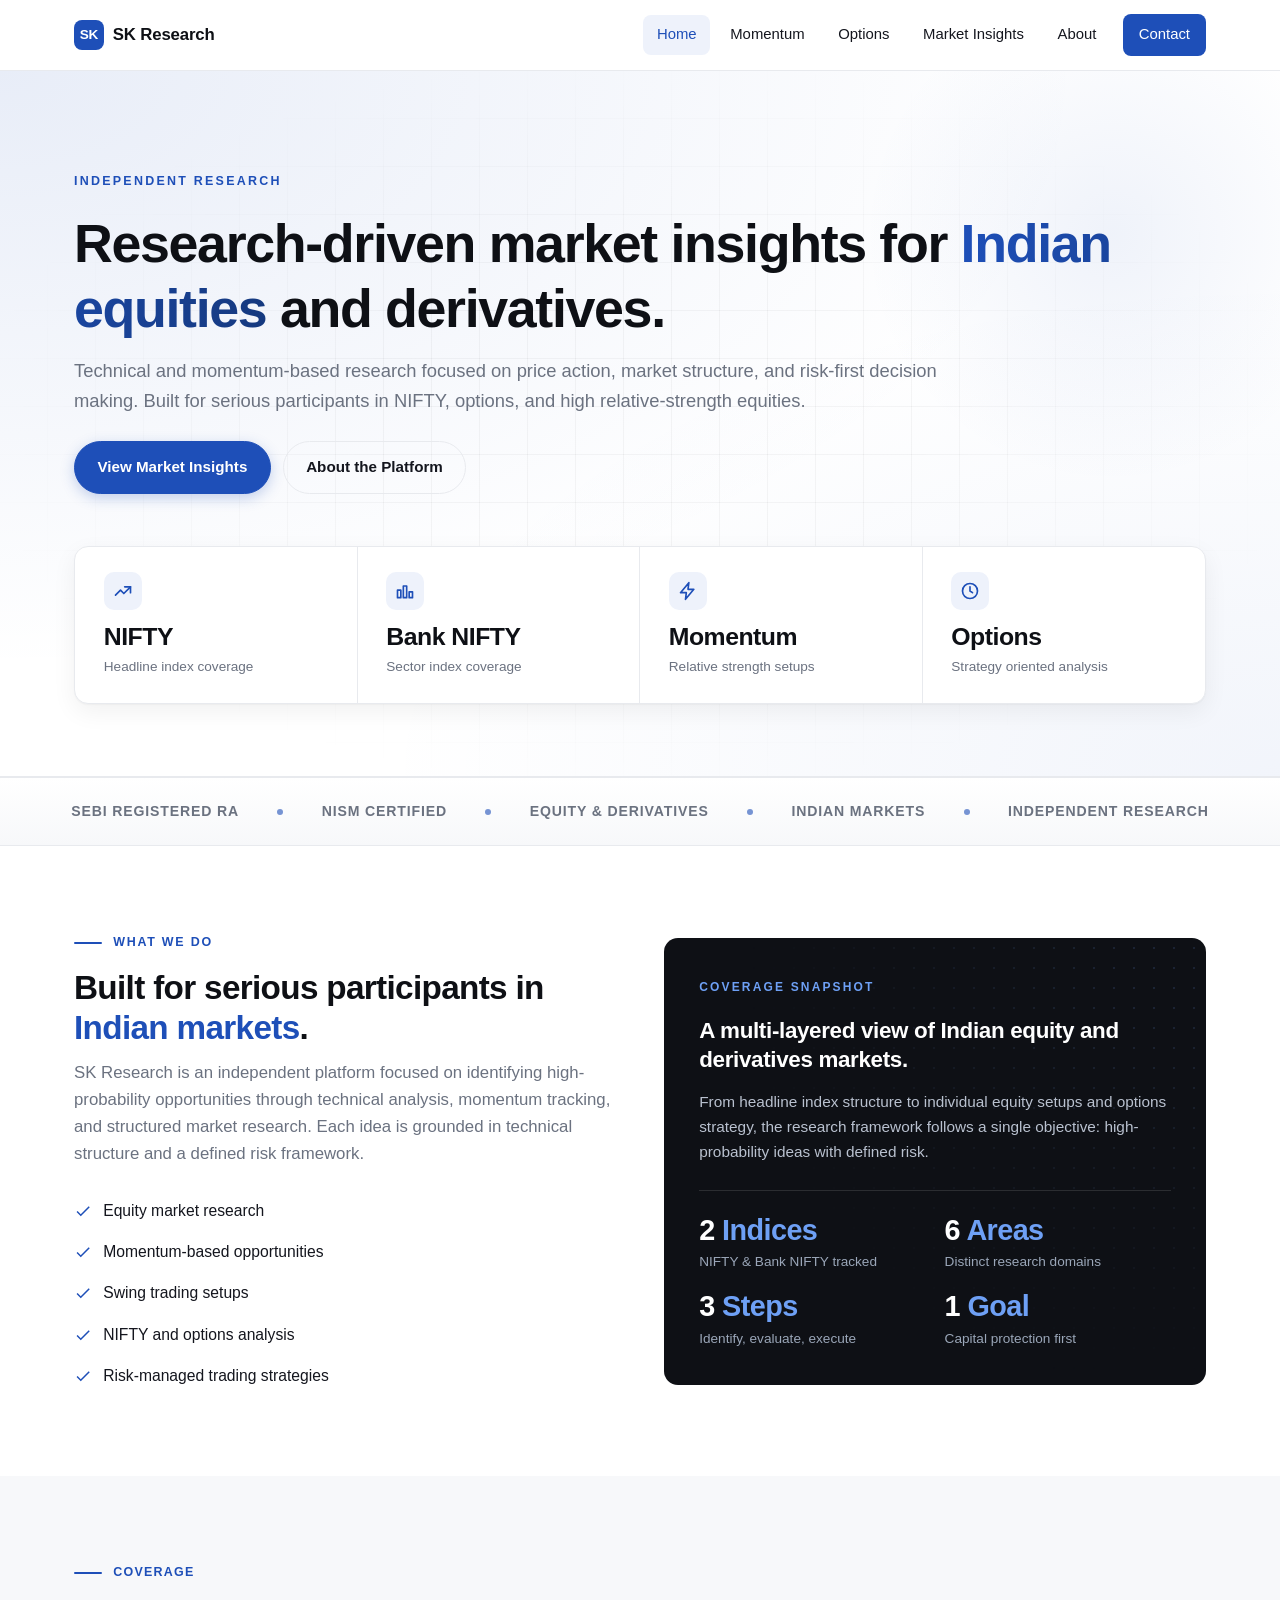
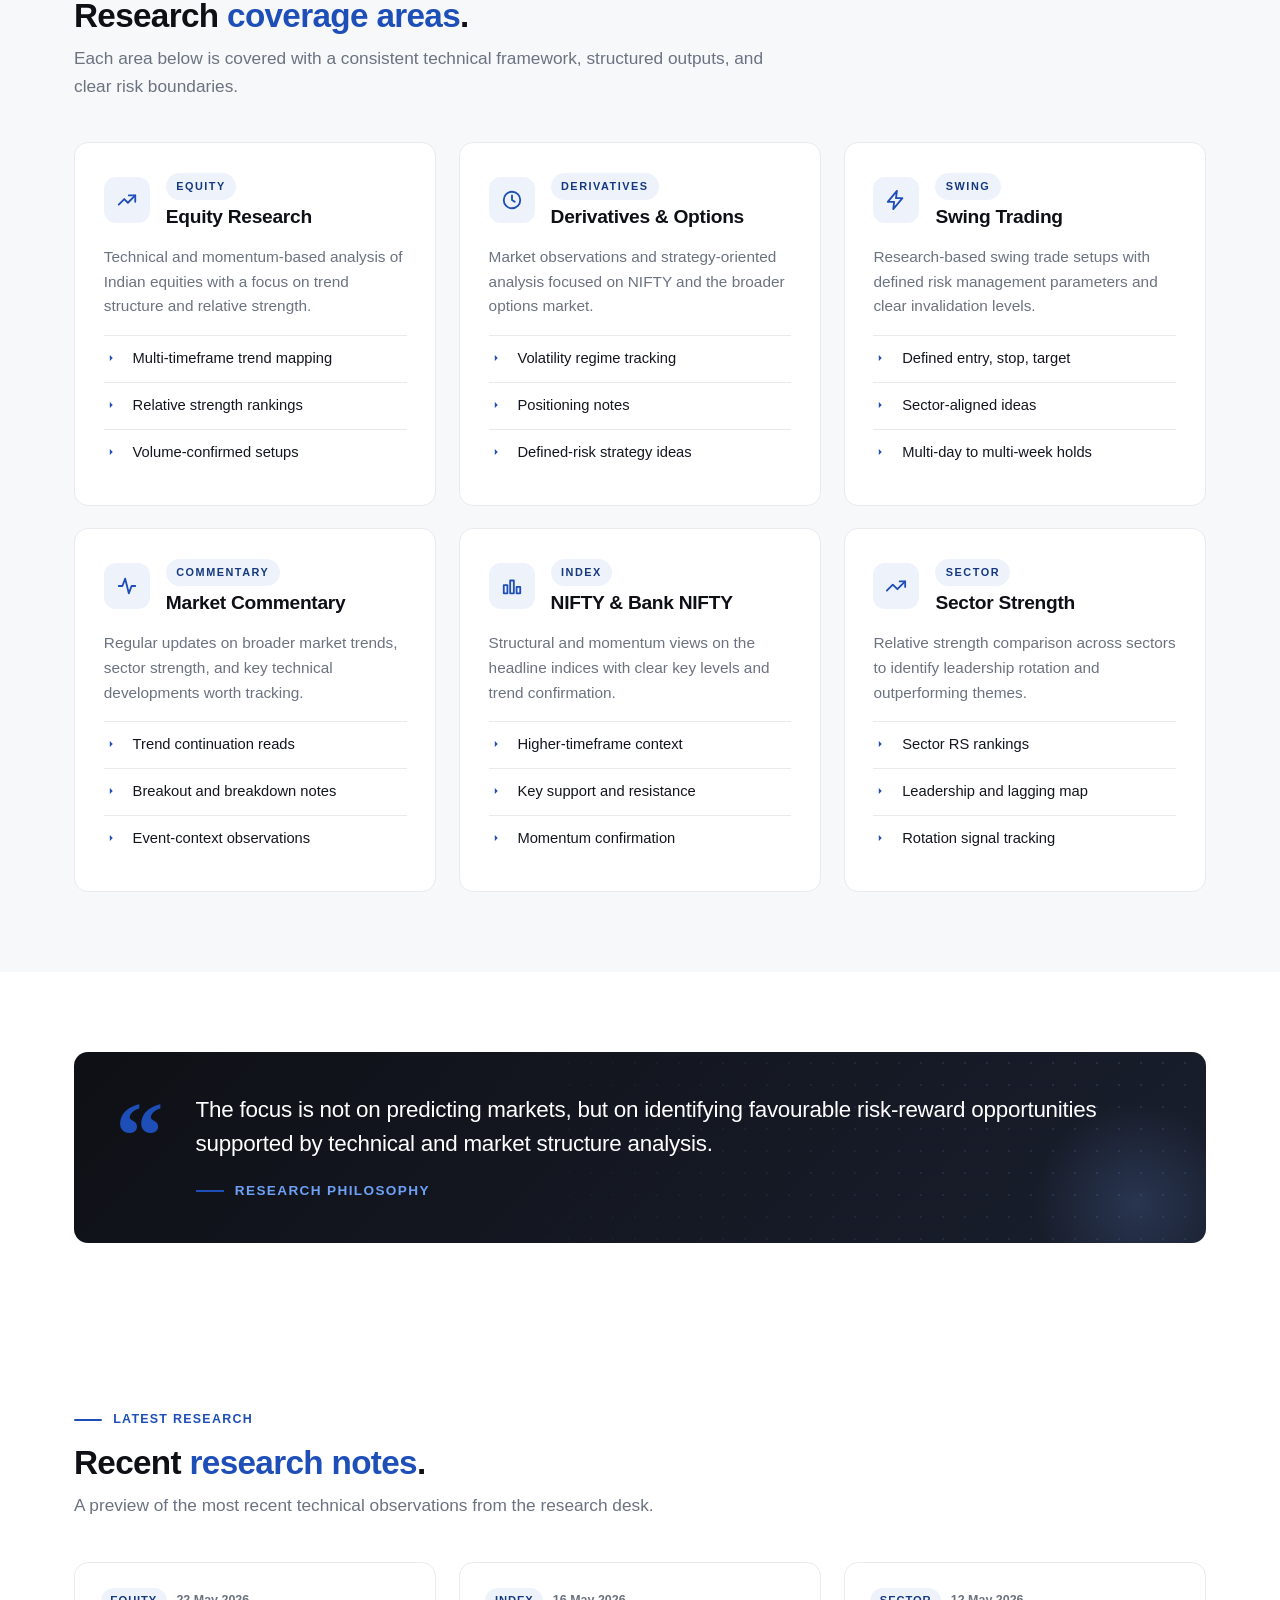
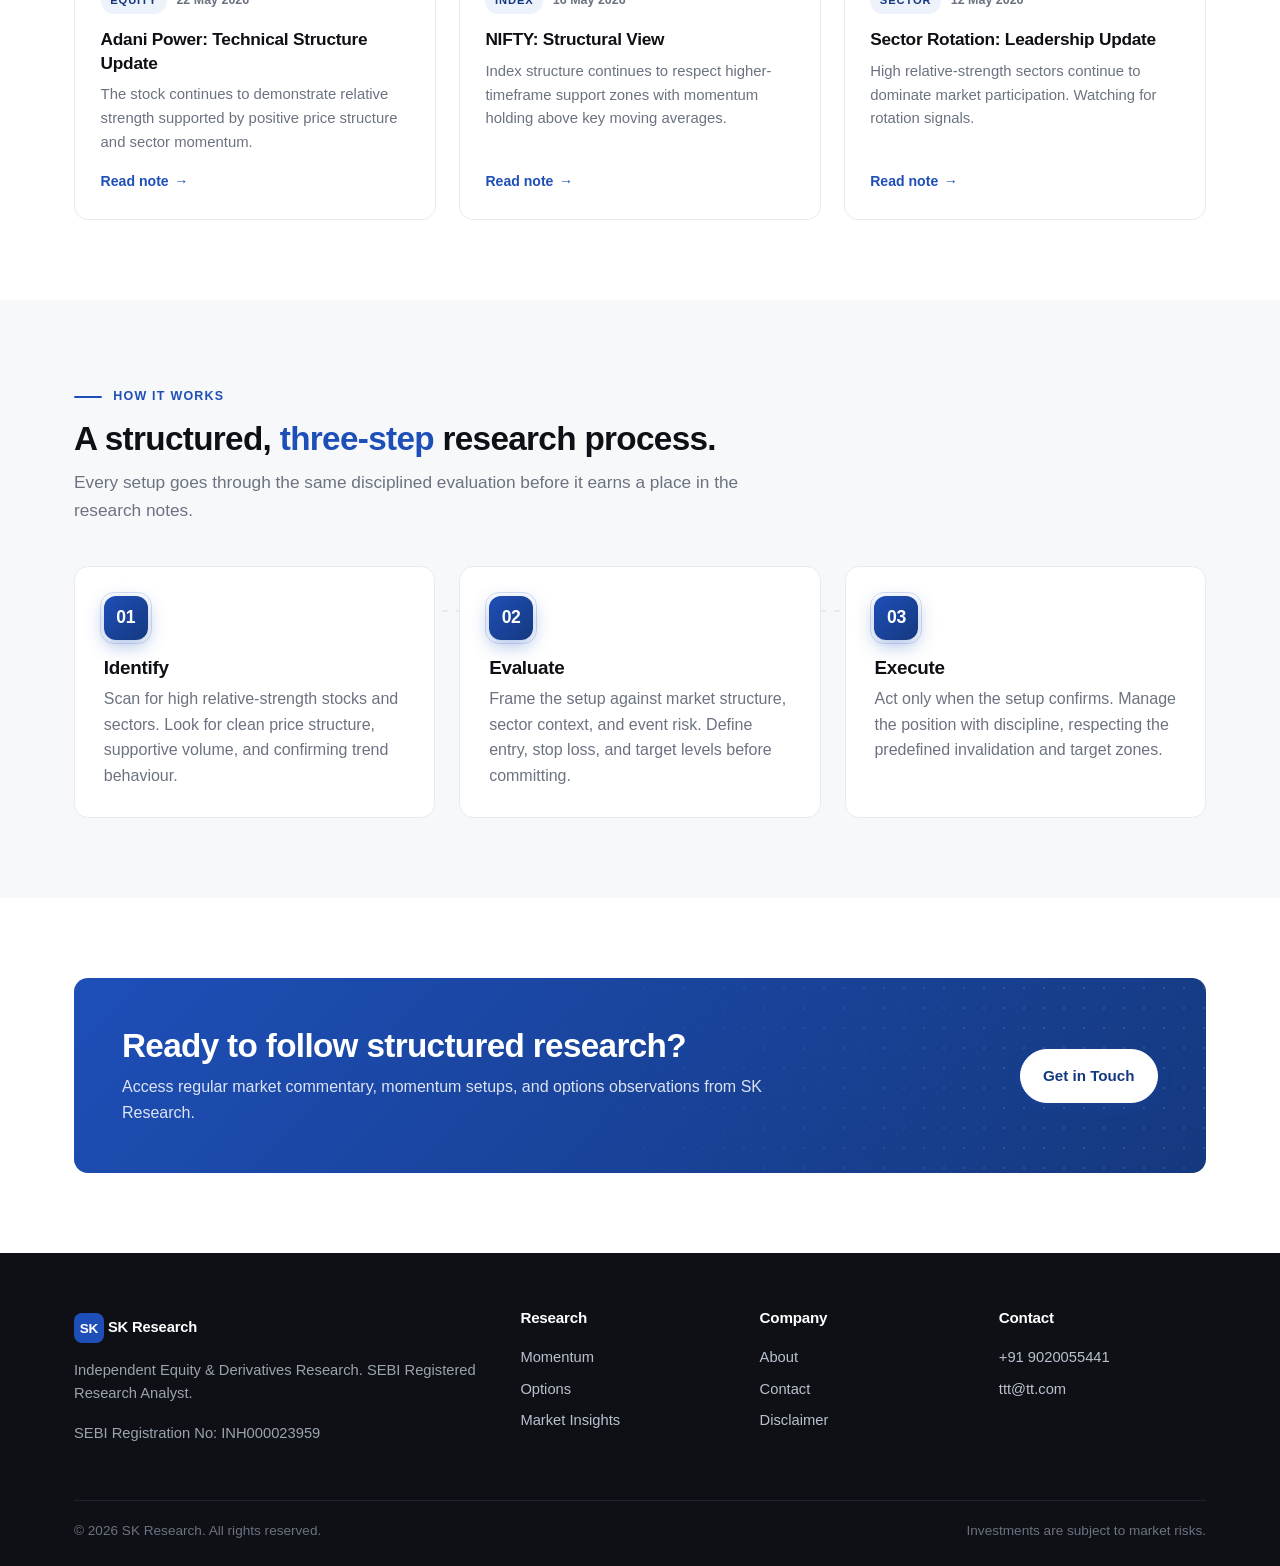
<file: index.html>
<!DOCTYPE html>
<html lang="en">
<head>
<meta charset="UTF-8">
<meta name="viewport" content="width=device-width, initial-scale=1.0">
<title>SK Research | Independent Equity & Derivatives Research</title>
<meta name="description" content="SK Research is an independent research platform focused on momentum, technical structure, and disciplined risk management in Indian equity and derivatives markets.">
<link rel="icon" type="image/svg+xml" href="favicon.svg">
<link rel="stylesheet" href="assets/css/style.css">
</head>
<body>

<header class="site-header">
  <div class="header-inner">
    <a href="./" class="brand">
      <span class="brand-mark">SK</span>
      SK Research
    </a>
    <input type="checkbox" id="nav-toggle" class="nav-toggle" aria-hidden="true">
    <label for="nav-toggle" class="nav-toggle-btn" aria-label="Toggle menu">
      <span></span><span></span><span></span>
    </label>
    <nav class="nav">
      <a href="./" class="active">Home</a>
      <a href="momentum/">Momentum</a>
      <a href="options/">Options</a>
      <a href="insights/">Market Insights</a>
      <a href="about/">About</a>
      <a href="contact/" class="nav-cta">Contact</a>
    </nav>
  </div>
</header>

<section class="hero">
  <div class="container">
    <span class="eyebrow">Independent Research</span>
    <h1>Research-driven market insights for <span class="accent">Indian equities</span> and derivatives.</h1>
    <p class="hero-lead">Technical and momentum-based research focused on price action, market structure, and risk-first decision making. Built for serious participants in NIFTY, options, and high relative-strength equities.</p>
    <div class="btn-row">
      <a href="insights/" class="btn">View Market Insights</a>
      <a href="about/" class="btn ghost">About the Platform</a>
    </div>

    <div class="stat-strip">
      <div class="stat-item">
        <div class="stat-icon">
          <svg xmlns="http://www.w3.org/2000/svg" viewBox="0 0 24 24" fill="none" stroke="currentColor" stroke-width="2" stroke-linecap="round" stroke-linejoin="round"><polyline points="3 17 9 11 13 15 21 7"/><polyline points="14 7 21 7 21 14"/></svg>
        </div>
        <div class="stat-value">NIFTY</div>
        <div class="stat-label">Headline index coverage</div>
      </div>
      <div class="stat-item">
        <div class="stat-icon">
          <svg xmlns="http://www.w3.org/2000/svg" viewBox="0 0 24 24" fill="none" stroke="currentColor" stroke-width="2" stroke-linecap="round" stroke-linejoin="round"><rect x="3" y="11" width="4" height="9"/><rect x="10" y="6" width="4" height="14"/><rect x="17" y="13" width="4" height="7"/></svg>
        </div>
        <div class="stat-value">Bank NIFTY</div>
        <div class="stat-label">Sector index coverage</div>
      </div>
      <div class="stat-item">
        <div class="stat-icon">
          <svg xmlns="http://www.w3.org/2000/svg" viewBox="0 0 24 24" fill="none" stroke="currentColor" stroke-width="2" stroke-linecap="round" stroke-linejoin="round"><path d="M13 2 3 14h7l-1 8 10-12h-7z"/></svg>
        </div>
        <div class="stat-value">Momentum</div>
        <div class="stat-label">Relative strength setups</div>
      </div>
      <div class="stat-item">
        <div class="stat-icon">
          <svg xmlns="http://www.w3.org/2000/svg" viewBox="0 0 24 24" fill="none" stroke="currentColor" stroke-width="2" stroke-linecap="round" stroke-linejoin="round"><circle cx="12" cy="12" r="9"/><path d="M12 7v5l3 2"/></svg>
        </div>
        <div class="stat-value">Options</div>
        <div class="stat-label">Strategy oriented analysis</div>
      </div>
    </div>
  </div>
</section>

<div class="cred-strip">
  <span class="cred-item">SEBI Registered RA</span>
  <span class="cred-dot"></span>
  <span class="cred-item">NISM Certified</span>
  <span class="cred-dot"></span>
  <span class="cred-item">Equity &amp; Derivatives</span>
  <span class="cred-dot"></span>
  <span class="cred-item">Indian Markets</span>
  <span class="cred-dot"></span>
  <span class="cred-item">Independent Research</span>
</div>

<section class="section">
  <div class="container">
    <div class="feature-row">
      <div>
        <span class="feature-eyebrow">What we do</span>
        <h2>Built for serious participants in <span class="text-blue">Indian markets</span>.</h2>
        <p class="feature-lead">SK Research is an independent platform focused on identifying high-probability opportunities through technical analysis, momentum tracking, and structured market research. Each idea is grounded in technical structure and a defined risk framework.</p>
        <ul class="feature-list">
          <li>Equity market research</li>
          <li>Momentum-based opportunities</li>
          <li>Swing trading setups</li>
          <li>NIFTY and options analysis</li>
          <li>Risk-managed trading strategies</li>
        </ul>
      </div>
      <div class="info-panel">
        <span class="info-eyebrow">Coverage Snapshot</span>
        <h3>A multi-layered view of Indian equity and derivatives markets.</h3>
        <p style="color:#b9c1cf; font-size: 0.96rem; margin: 0;">From headline index structure to individual equity setups and options strategy, the research framework follows a single objective: high-probability ideas with defined risk.</p>
        <div class="info-stats">
          <div>
            <div class="info-stat-value">2 <span class="accent">Indices</span></div>
            <div class="info-stat-label">NIFTY &amp; Bank NIFTY tracked</div>
          </div>
          <div>
            <div class="info-stat-value">6 <span class="accent">Areas</span></div>
            <div class="info-stat-label">Distinct research domains</div>
          </div>
          <div>
            <div class="info-stat-value">3 <span class="accent">Steps</span></div>
            <div class="info-stat-label">Identify, evaluate, execute</div>
          </div>
          <div>
            <div class="info-stat-value">1 <span class="accent">Goal</span></div>
            <div class="info-stat-label">Capital protection first</div>
          </div>
        </div>
      </div>
    </div>
  </div>
</section>

<section class="section soft">
  <div class="container">
    <div class="section-head">
      <span class="section-tag">Coverage</span>
      <h2>Research <span class="text-blue">coverage areas</span>.</h2>
      <p class="section-lead">Each area below is covered with a consistent technical framework, structured outputs, and clear risk boundaries.</p>
    </div>

    <div class="grid cols-3">
      <div class="card data">
        <div class="card-head">
          <div class="card-icon">
          <svg xmlns="http://www.w3.org/2000/svg" viewBox="0 0 24 24" fill="none" stroke="currentColor" stroke-width="2" stroke-linecap="round" stroke-linejoin="round"><polyline points="3 17 9 11 13 15 21 7"/><polyline points="14 7 21 7 21 14"/></svg>
        </div>
          <div class="card-head-text">
            <span class="card-tag">Equity</span>
            <h3>Equity Research</h3>
          </div>
        </div>
        <p>Technical and momentum-based analysis of Indian equities with a focus on trend structure and relative strength.</p>
        <ul class="card-points">
          <li>Multi-timeframe trend mapping</li>
          <li>Relative strength rankings</li>
          <li>Volume-confirmed setups</li>
        </ul>
      </div>

      <div class="card data">
        <div class="card-head">
          <div class="card-icon">
          <svg xmlns="http://www.w3.org/2000/svg" viewBox="0 0 24 24" fill="none" stroke="currentColor" stroke-width="2" stroke-linecap="round" stroke-linejoin="round"><circle cx="12" cy="12" r="9"/><path d="M12 7v5l3 2"/></svg>
        </div>
          <div class="card-head-text">
            <span class="card-tag">Derivatives</span>
            <h3>Derivatives &amp; Options</h3>
          </div>
        </div>
        <p>Market observations and strategy-oriented analysis focused on NIFTY and the broader options market.</p>
        <ul class="card-points">
          <li>Volatility regime tracking</li>
          <li>Positioning notes</li>
          <li>Defined-risk strategy ideas</li>
        </ul>
      </div>

      <div class="card data">
        <div class="card-head">
          <div class="card-icon">
          <svg xmlns="http://www.w3.org/2000/svg" viewBox="0 0 24 24" fill="none" stroke="currentColor" stroke-width="2" stroke-linecap="round" stroke-linejoin="round"><path d="M13 2 3 14h7l-1 8 10-12h-7z"/></svg>
        </div>
          <div class="card-head-text">
            <span class="card-tag">Swing</span>
            <h3>Swing Trading</h3>
          </div>
        </div>
        <p>Research-based swing trade setups with defined risk management parameters and clear invalidation levels.</p>
        <ul class="card-points">
          <li>Defined entry, stop, target</li>
          <li>Sector-aligned ideas</li>
          <li>Multi-day to multi-week holds</li>
        </ul>
      </div>

      <div class="card data">
        <div class="card-head">
          <div class="card-icon">
          <svg xmlns="http://www.w3.org/2000/svg" viewBox="0 0 24 24" fill="none" stroke="currentColor" stroke-width="2" stroke-linecap="round" stroke-linejoin="round"><path d="M3 12h4l3-8 4 16 3-8h4"/></svg>
        </div>
          <div class="card-head-text">
            <span class="card-tag">Commentary</span>
            <h3>Market Commentary</h3>
          </div>
        </div>
        <p>Regular updates on broader market trends, sector strength, and key technical developments worth tracking.</p>
        <ul class="card-points">
          <li>Trend continuation reads</li>
          <li>Breakout and breakdown notes</li>
          <li>Event-context observations</li>
        </ul>
      </div>

      <div class="card data">
        <div class="card-head">
          <div class="card-icon">
          <svg xmlns="http://www.w3.org/2000/svg" viewBox="0 0 24 24" fill="none" stroke="currentColor" stroke-width="2" stroke-linecap="round" stroke-linejoin="round"><rect x="3" y="11" width="4" height="9"/><rect x="10" y="6" width="4" height="14"/><rect x="17" y="13" width="4" height="7"/></svg>
        </div>
          <div class="card-head-text">
            <span class="card-tag">Index</span>
            <h3>NIFTY &amp; Bank NIFTY</h3>
          </div>
        </div>
        <p>Structural and momentum views on the headline indices with clear key levels and trend confirmation.</p>
        <ul class="card-points">
          <li>Higher-timeframe context</li>
          <li>Key support and resistance</li>
          <li>Momentum confirmation</li>
        </ul>
      </div>

      <div class="card data">
        <div class="card-head">
          <div class="card-icon">
          <svg xmlns="http://www.w3.org/2000/svg" viewBox="0 0 24 24" fill="none" stroke="currentColor" stroke-width="2" stroke-linecap="round" stroke-linejoin="round"><polyline points="22 7 13.5 15.5 8.5 10.5 2 17"/><polyline points="16 7 22 7 22 13"/></svg>
        </div>
          <div class="card-head-text">
            <span class="card-tag">Sector</span>
            <h3>Sector Strength</h3>
          </div>
        </div>
        <p>Relative strength comparison across sectors to identify leadership rotation and outperforming themes.</p>
        <ul class="card-points">
          <li>Sector RS rankings</li>
          <li>Leadership and lagging map</li>
          <li>Rotation signal tracking</li>
        </ul>
      </div>
    </div>
  </div>
</section>

<section class="section">
  <div class="container">
    <div class="highlight-block">
      <div class="highlight-quote-mark">&ldquo;</div>
      <div>
        <p class="highlight-text">The focus is not on predicting markets, but on identifying favourable risk-reward opportunities supported by technical and market structure analysis.</p>
        <div class="highlight-author">Research Philosophy</div>
      </div>
    </div>
  </div>
</section>

<section class="section">
  <div class="container">
    <div class="section-head">
      <span class="section-tag">Latest Research</span>
      <h2>Recent <span class="text-blue">research notes</span>.</h2>
      <p class="section-lead">A preview of the most recent technical observations from the research desk.</p>
    </div>

    <div class="research-teaser-grid">
      <a href="insights/" class="research-teaser">
        <div class="teaser-meta">
          <span class="teaser-tag">Equity</span>
          <span class="teaser-date">22 May 2026</span>
        </div>
        <h3>Adani Power: Technical Structure Update</h3>
        <p>The stock continues to demonstrate relative strength supported by positive price structure and sector momentum.</p>
        <span class="teaser-link">Read note</span>
      </a>
      <a href="insights/" class="research-teaser">
        <div class="teaser-meta">
          <span class="teaser-tag">Index</span>
          <span class="teaser-date">16 May 2026</span>
        </div>
        <h3>NIFTY: Structural View</h3>
        <p>Index structure continues to respect higher-timeframe support zones with momentum holding above key moving averages.</p>
        <span class="teaser-link">Read note</span>
      </a>
      <a href="insights/" class="research-teaser">
        <div class="teaser-meta">
          <span class="teaser-tag">Sector</span>
          <span class="teaser-date">12 May 2026</span>
        </div>
        <h3>Sector Rotation: Leadership Update</h3>
        <p>High relative-strength sectors continue to dominate market participation. Watching for rotation signals.</p>
        <span class="teaser-link">Read note</span>
      </a>
    </div>
  </div>
</section>

<section class="section soft">
  <div class="container">
    <div class="section-head">
      <span class="section-tag">How it works</span>
      <h2>A structured, <span class="text-blue">three-step</span> research process.</h2>
      <p class="section-lead">Every setup goes through the same disciplined evaluation before it earns a place in the research notes.</p>
    </div>

    <div class="steps">
      <div class="step">
        <div class="step-num">01</div>
        <h3>Identify</h3>
        <p>Scan for high relative-strength stocks and sectors. Look for clean price structure, supportive volume, and confirming trend behaviour.</p>
      </div>
      <div class="step">
        <div class="step-num">02</div>
        <h3>Evaluate</h3>
        <p>Frame the setup against market structure, sector context, and event risk. Define entry, stop loss, and target levels before committing.</p>
      </div>
      <div class="step">
        <div class="step-num">03</div>
        <h3>Execute</h3>
        <p>Act only when the setup confirms. Manage the position with discipline, respecting the predefined invalidation and target zones.</p>
      </div>
    </div>
  </div>
</section>

<section class="section">
  <div class="container">
    <div class="cta-banner">
      <div>
        <h2>Ready to follow structured research?</h2>
        <p>Access regular market commentary, momentum setups, and options observations from SK Research.</p>
      </div>
      <div style="text-align: right;">
        <a href="contact/" class="btn">Get in Touch</a>
      </div>
    </div>
  </div>
</section>

<footer class="site-footer">
  <div class="container">
    <div class="footer-grid">
      <div class="footer-brand">
        <a href="./" class="brand">
          <span class="brand-mark">SK</span>
          SK Research
        </a>
        <p>Independent Equity &amp; Derivatives Research. SEBI Registered Research Analyst.</p>
        <p>SEBI Registration No: INH000023959</p>
      </div>
      <div>
        <h4>Research</h4>
        <a href="momentum/">Momentum</a>
        <a href="options/">Options</a>
        <a href="insights/">Market Insights</a>
      </div>
      <div>
        <h4>Company</h4>
        <a href="about/">About</a>
        <a href="contact/">Contact</a>
        <a href="disclaimer/">Disclaimer</a>
      </div>
      <div>
        <h4>Contact</h4>
        <a href="tel:+91 9020055441">+91 9020055441</a>
        <a href="mailto:ttt@tt.com">ttt@tt.com</a>
      </div>
    </div>
    <div class="footer-bottom">
      <span>&copy; 2026 SK Research. All rights reserved.</span>
      <span>Investments are subject to market risks.</span>
    </div>
  </div>
</footer>

</body>
</html>
</file>
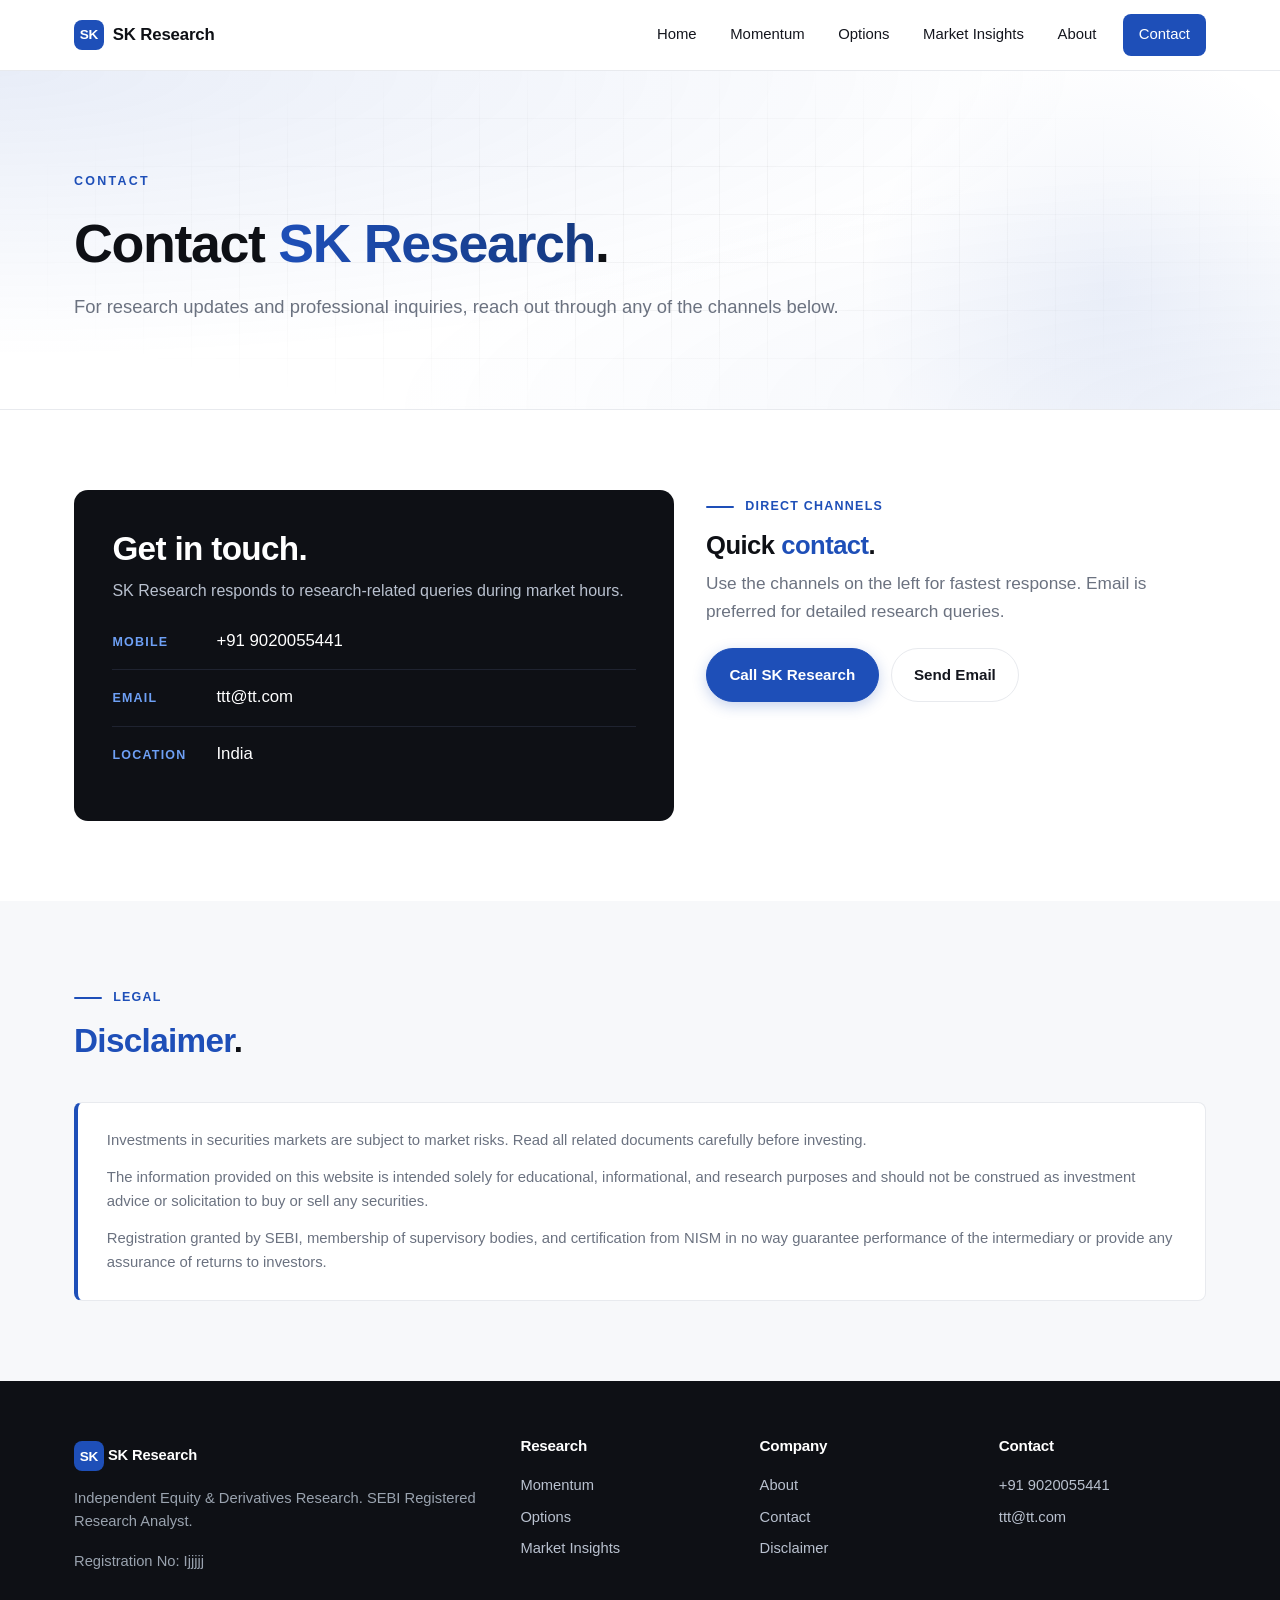
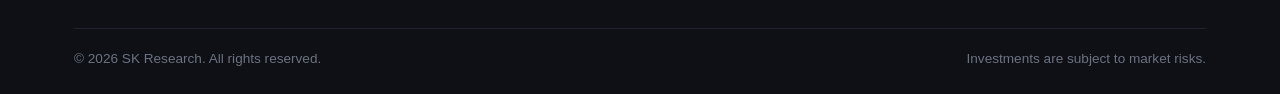
<file: contact/index.html>
<!DOCTYPE html>
<html lang="en">
<head>
<meta charset="UTF-8">
<meta name="viewport" content="width=device-width, initial-scale=1.0">
<title>Contact | SK Research</title>
<meta name="description" content="Contact SK Research for research updates and professional inquiries on Indian equity and derivatives markets.">
<link rel="icon" type="image/svg+xml" href="../favicon.svg">
<link rel="stylesheet" href="../assets/css/style.css">
</head>
<body>

<header class="site-header">
  <div class="header-inner">
    <a href="../" class="brand">
      <span class="brand-mark">SK</span>
      SK Research
    </a>
    <input type="checkbox" id="nav-toggle" class="nav-toggle" aria-hidden="true">
    <label for="nav-toggle" class="nav-toggle-btn" aria-label="Toggle menu">
      <span></span><span></span><span></span>
    </label>
    <nav class="nav">
      <a href="../">Home</a>
      <a href="../momentum/">Momentum</a>
      <a href="../options/">Options</a>
      <a href="../insights/">Market Insights</a>
      <a href="../about/">About</a>
      <a href="./" class="nav-cta active">Contact</a>
    </nav>
  </div>
</header>

<section class="hero">
  <div class="container">
    <span class="eyebrow">Contact</span>
    <h1>Contact <span class="accent">SK Research</span>.</h1>
    <p class="hero-lead">For research updates and professional inquiries, reach out through any of the channels below.</p>
  </div>
</section>

<section class="section">
  <div class="container">
    <div class="contact-grid">
      <div class="contact-card">
        <h2>Get in touch.</h2>
        <p>SK Research responds to research-related queries during market hours.</p>

        <div class="contact-line">
          <span class="contact-label">Mobile</span>
          <span class="contact-value"><a href="tel:+91 9020055441">+91 9020055441</a></span>
        </div>
        <div class="contact-line">
          <span class="contact-label">Email</span>
          <span class="contact-value"><a href="mailto:ttt@tt.com">ttt@tt.com</a></span>
        </div>
        <div class="contact-line">
          <span class="contact-label">Location</span>
          <span class="contact-value">India</span>
        </div>
      </div>

      <div>
        <div class="section-head" style="margin-bottom: 1.4rem;">
          <span class="section-tag">Direct Channels</span>
          <h2 style="font-size: 1.6rem;">Quick <span class="text-blue">contact</span>.</h2>
          <p class="section-lead">Use the channels on the left for fastest response. Email is preferred for detailed research queries.</p>
        </div>
        <div class="btn-row" style="margin-top: 0;">
          <a href="tel:+91 9020055441" class="btn">Call SK Research</a>
          <a href="mailto:ttt@tt.com" class="btn ghost">Send Email</a>
        </div>
      </div>
    </div>
  </div>
</section>

<section class="section soft">
  <div class="container">
    <div class="section-head">
      <span class="section-tag">Legal</span>
      <h2><span class="text-blue">Disclaimer</span>.</h2>
    </div>
    <div class="disclaimer">
      <p>Investments in securities markets are subject to market risks. Read all related documents carefully before investing.</p>
      <p>The information provided on this website is intended solely for educational, informational, and research purposes and should not be construed as investment advice or solicitation to buy or sell any securities.</p>
      <p>Registration granted by SEBI, membership of supervisory bodies, and certification from NISM in no way guarantee performance of the intermediary or provide any assurance of returns to investors.</p>
    </div>
  </div>
</section>

<footer class="site-footer">
  <div class="container">
    <div class="footer-grid">
      <div class="footer-brand">
        <a href="../" class="brand">
          <span class="brand-mark">SK</span>
          SK Research
        </a>
        <p>Independent Equity &amp; Derivatives Research. SEBI Registered Research Analyst.</p>
        <p>Registration No: Ijjjjj</p>
      </div>
      <div>
        <h4>Research</h4>
        <a href="../momentum/">Momentum</a>
        <a href="../options/">Options</a>
        <a href="../insights/">Market Insights</a>
      </div>
      <div>
        <h4>Company</h4>
        <a href="../about/">About</a>
        <a href="./">Contact</a>
        <a href="../disclaimer/">Disclaimer</a>
      </div>
      <div>
        <h4>Contact</h4>
        <a href="tel:+91 9020055441">+91 9020055441</a>
        <a href="mailto:ttt@tt.com">ttt@tt.com</a>
      </div>
    </div>
    <div class="footer-bottom">
      <span>&copy; 2026 SK Research. All rights reserved.</span>
      <span>Investments are subject to market risks.</span>
    </div>
  </div>
</footer>

</body>
</html>
</file>
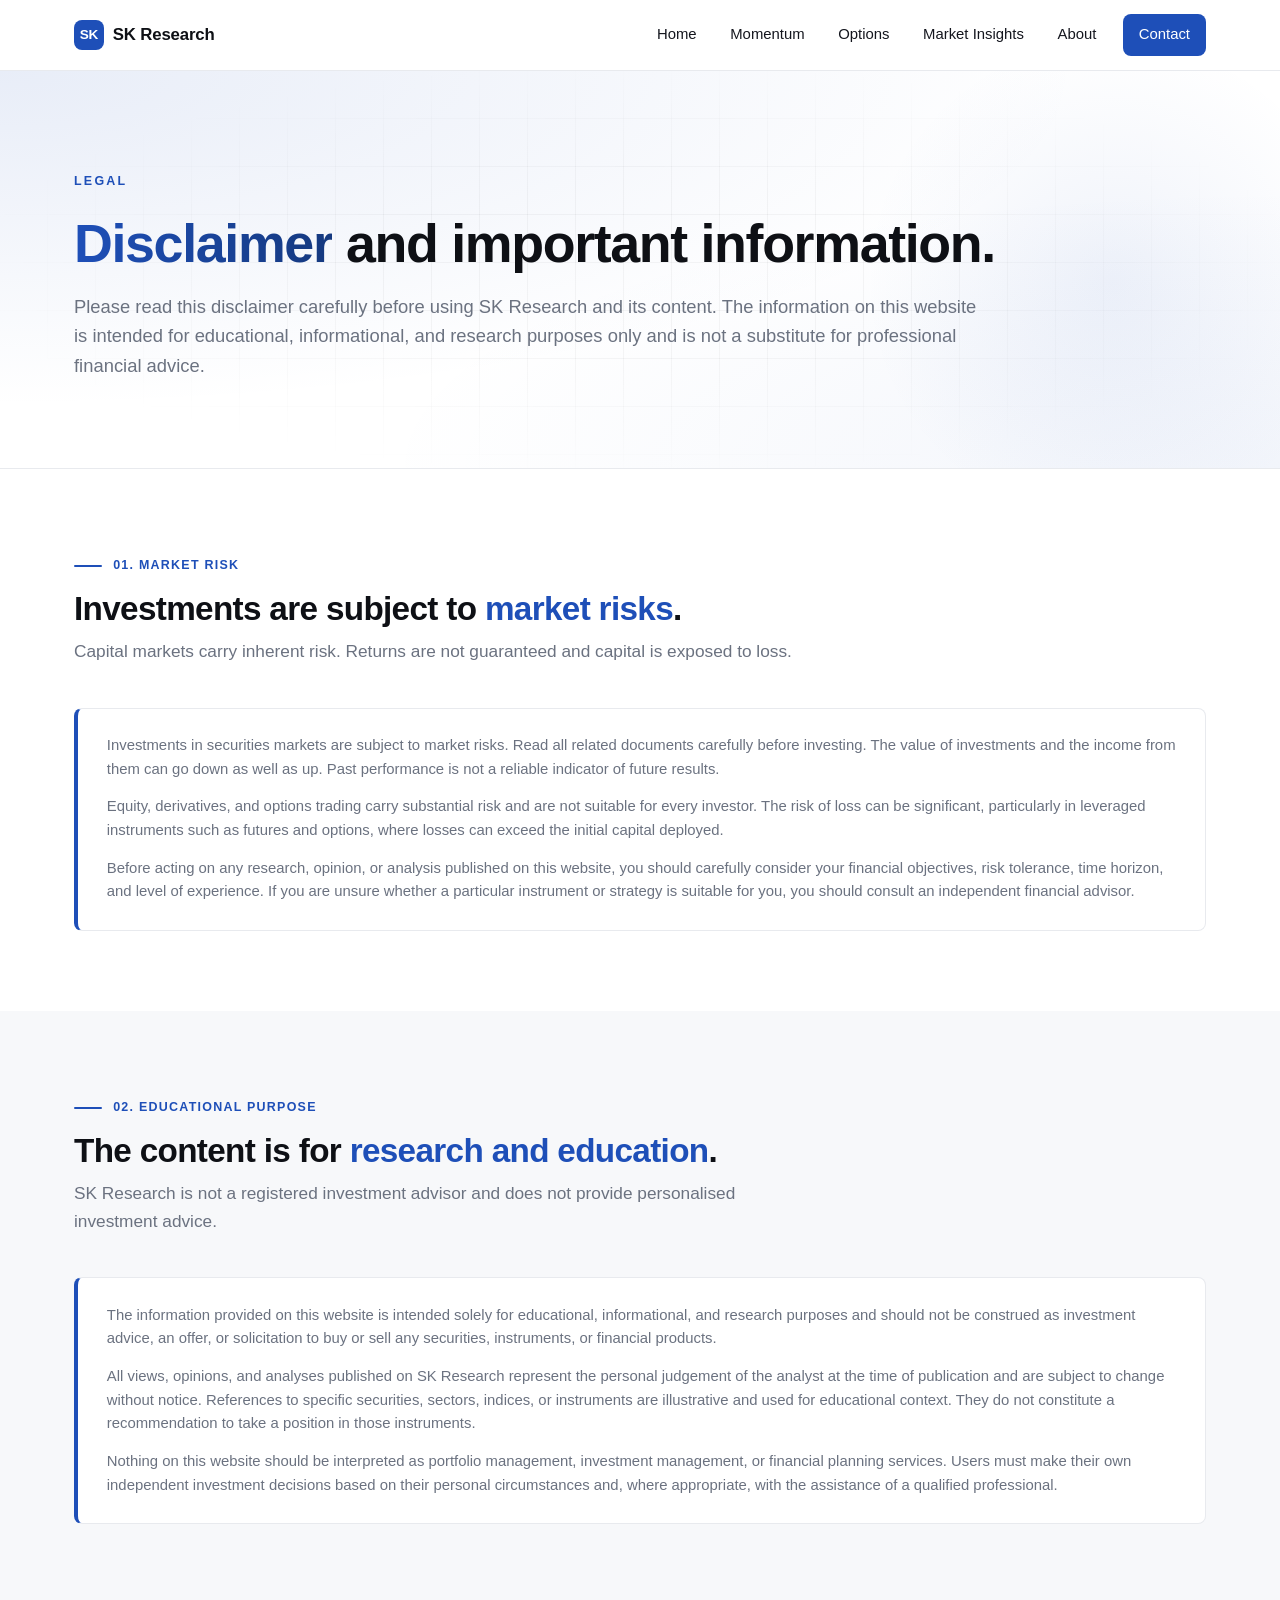
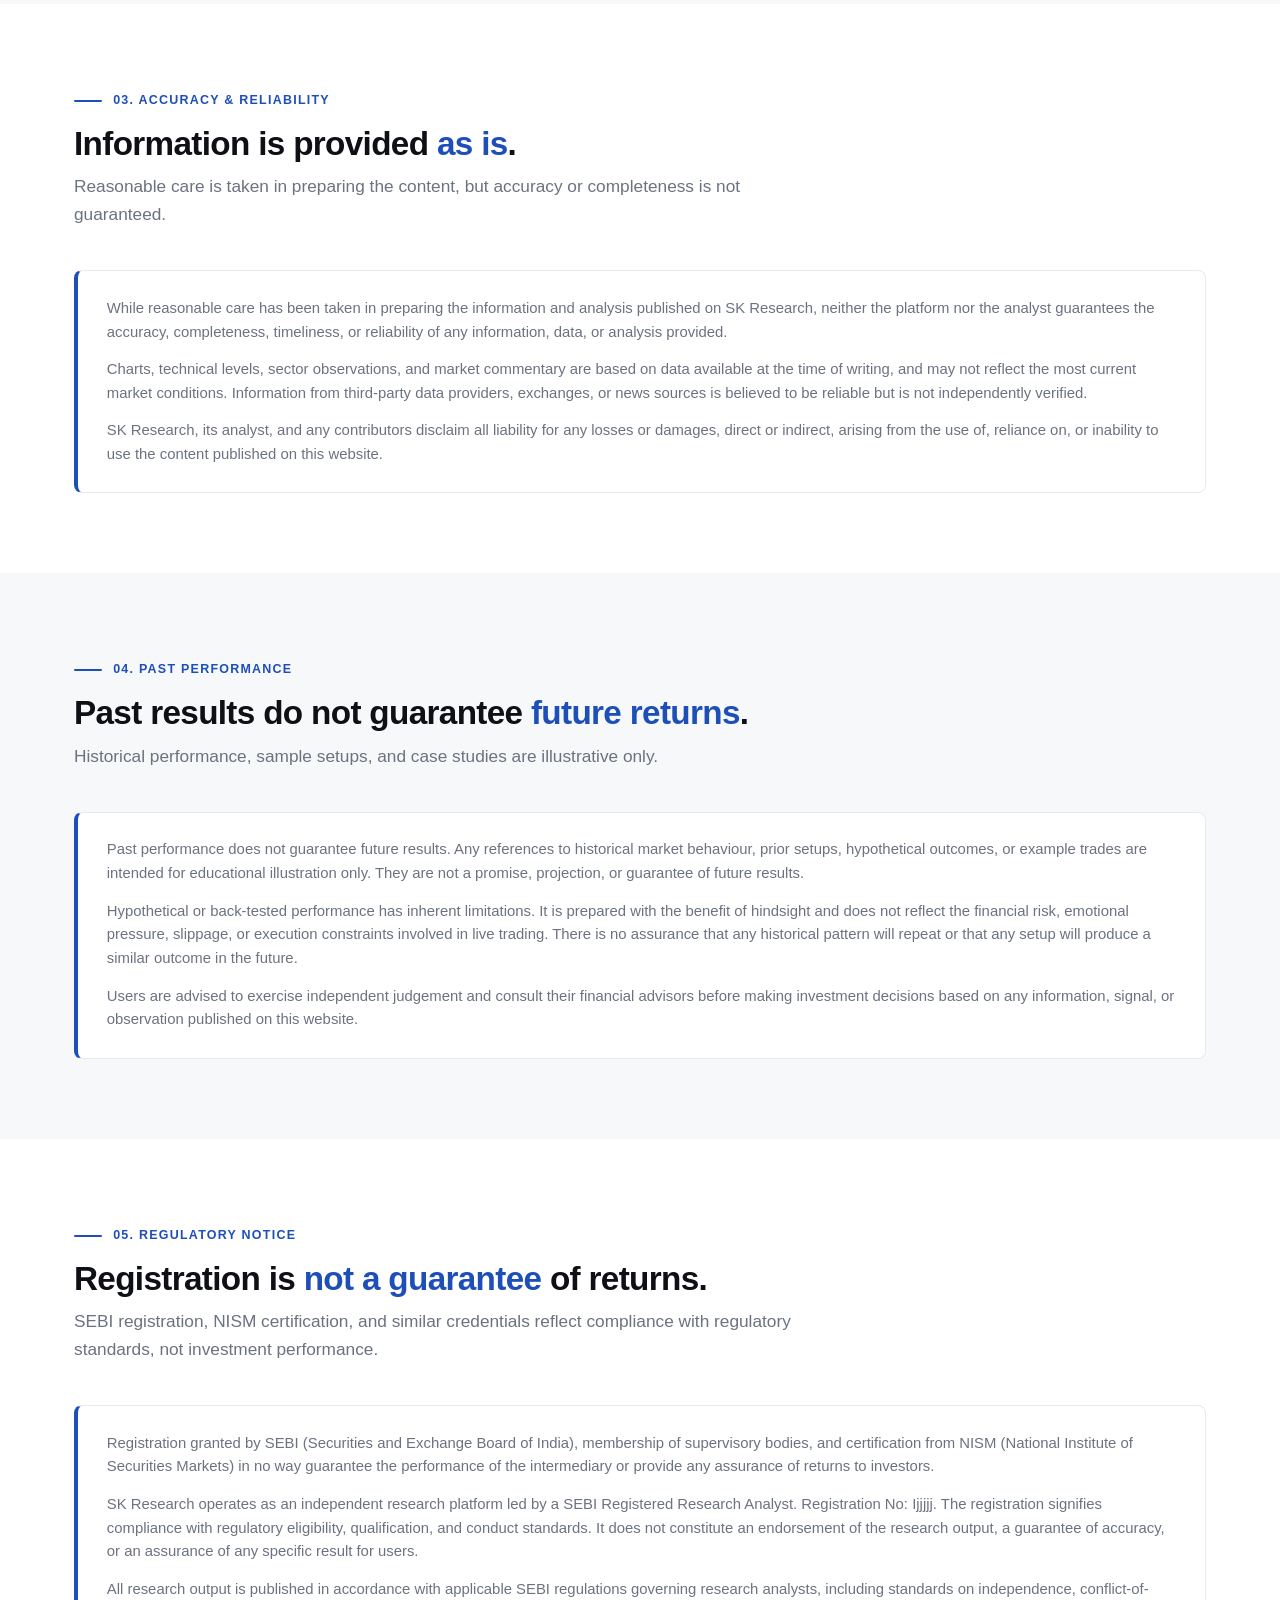
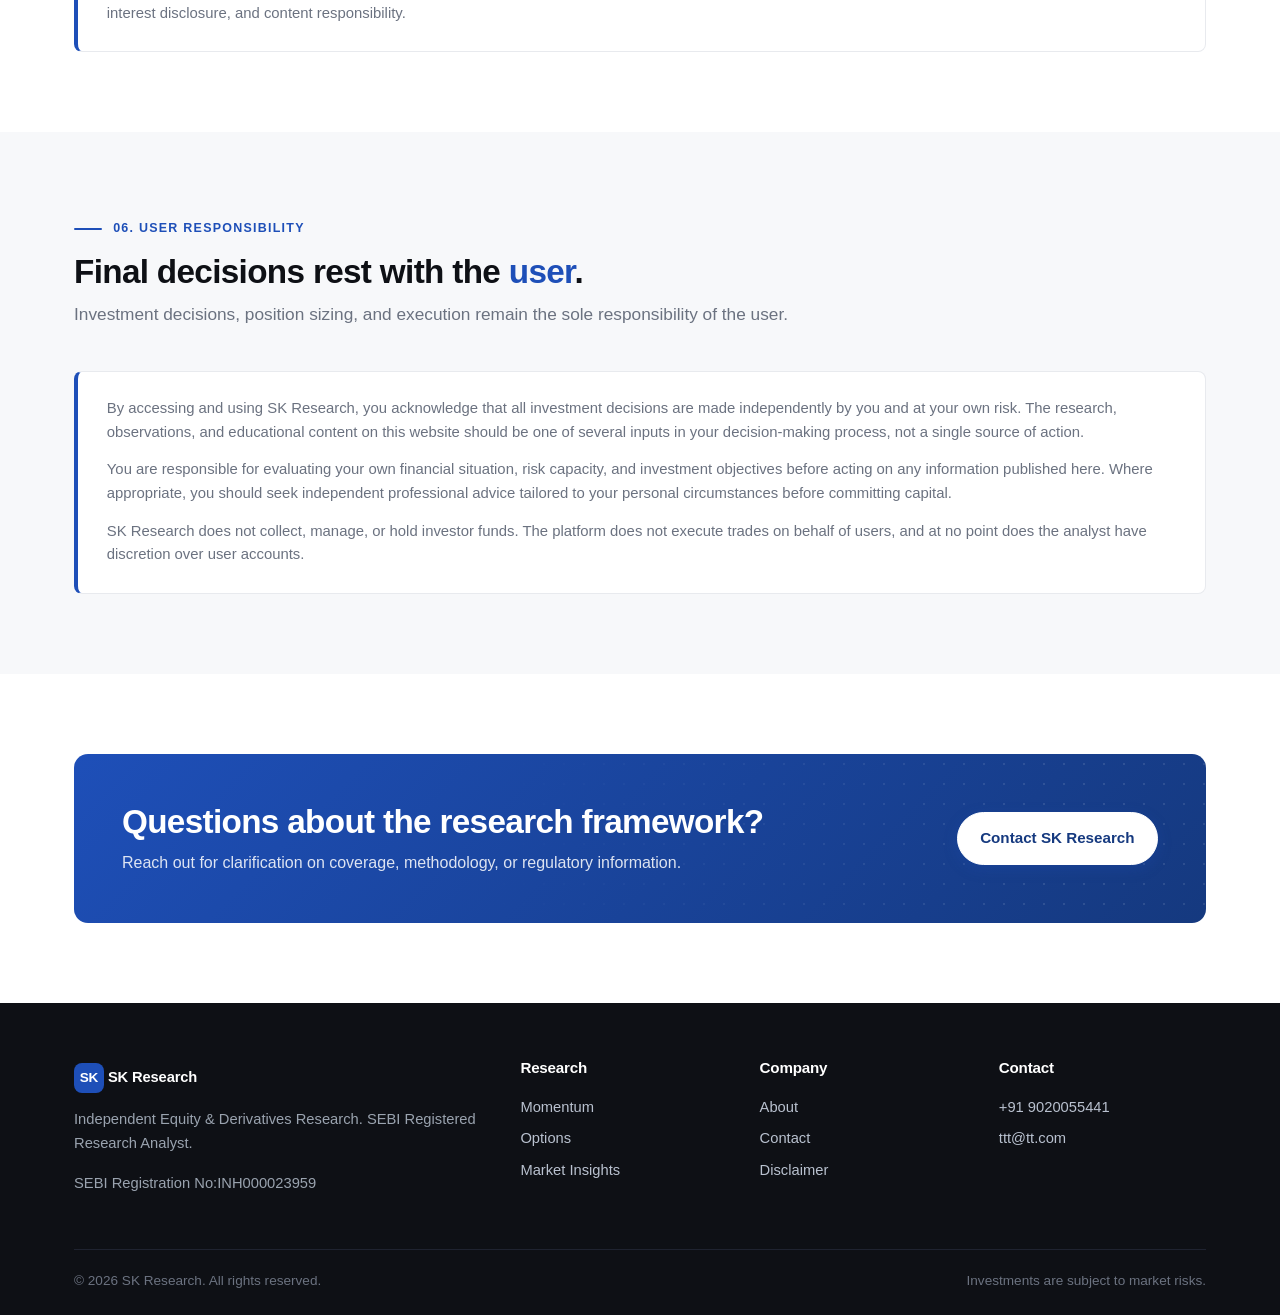
<file: disclaimer/index.html>
<!DOCTYPE html>
<html lang="en">
<head>
<meta charset="UTF-8">
<meta name="viewport" content="width=device-width, initial-scale=1.0">
<title>Disclaimer | SK Research</title>
<meta name="description" content="SK Research disclaimer covering investment risk, information use, accuracy of research, past performance, and regulatory context.">
<link rel="icon" type="image/svg+xml" href="../favicon.svg">
<link rel="stylesheet" href="../assets/css/style.css">
</head>
<body>

<header class="site-header">
  <div class="header-inner">
    <a href="../" class="brand">
      <span class="brand-mark">SK</span>
      SK Research
    </a>
    <input type="checkbox" id="nav-toggle" class="nav-toggle" aria-hidden="true">
    <label for="nav-toggle" class="nav-toggle-btn" aria-label="Toggle menu">
      <span></span><span></span><span></span>
    </label>
    <nav class="nav">
      <a href="../">Home</a>
      <a href="../momentum/">Momentum</a>
      <a href="../options/">Options</a>
      <a href="../insights/">Market Insights</a>
      <a href="../about/">About</a>
      <a href="../contact/" class="nav-cta">Contact</a>
    </nav>
  </div>
</header>

<section class="hero">
  <div class="container">
    <span class="eyebrow">Legal</span>
    <h1><span class="accent">Disclaimer</span> and important information.</h1>
    <p class="hero-lead">Please read this disclaimer carefully before using SK Research and its content. The information on this website is intended for educational, informational, and research purposes only and is not a substitute for professional financial advice.</p>
  </div>
</section>

<section class="section">
  <div class="container">
    <div class="section-head">
      <span class="section-tag">01. Market Risk</span>
      <h2>Investments are subject to <span class="text-blue">market risks</span>.</h2>
      <p class="section-lead">Capital markets carry inherent risk. Returns are not guaranteed and capital is exposed to loss.</p>
    </div>
    <div class="disclaimer">
      <p>Investments in securities markets are subject to market risks. Read all related documents carefully before investing. The value of investments and the income from them can go down as well as up. Past performance is not a reliable indicator of future results.</p>
      <p>Equity, derivatives, and options trading carry substantial risk and are not suitable for every investor. The risk of loss can be significant, particularly in leveraged instruments such as futures and options, where losses can exceed the initial capital deployed.</p>
      <p>Before acting on any research, opinion, or analysis published on this website, you should carefully consider your financial objectives, risk tolerance, time horizon, and level of experience. If you are unsure whether a particular instrument or strategy is suitable for you, you should consult an independent financial advisor.</p>
    </div>
  </div>
</section>

<section class="section soft">
  <div class="container">
    <div class="section-head">
      <span class="section-tag">02. Educational Purpose</span>
      <h2>The content is for <span class="text-blue">research and education</span>.</h2>
      <p class="section-lead">SK Research is not a registered investment advisor and does not provide personalised investment advice.</p>
    </div>
    <div class="disclaimer">
      <p>The information provided on this website is intended solely for educational, informational, and research purposes and should not be construed as investment advice, an offer, or solicitation to buy or sell any securities, instruments, or financial products.</p>
      <p>All views, opinions, and analyses published on SK Research represent the personal judgement of the analyst at the time of publication and are subject to change without notice. References to specific securities, sectors, indices, or instruments are illustrative and used for educational context. They do not constitute a recommendation to take a position in those instruments.</p>
      <p>Nothing on this website should be interpreted as portfolio management, investment management, or financial planning services. Users must make their own independent investment decisions based on their personal circumstances and, where appropriate, with the assistance of a qualified professional.</p>
    </div>
  </div>
</section>

<section class="section">
  <div class="container">
    <div class="section-head">
      <span class="section-tag">03. Accuracy &amp; Reliability</span>
      <h2>Information is provided <span class="text-blue">as is</span>.</h2>
      <p class="section-lead">Reasonable care is taken in preparing the content, but accuracy or completeness is not guaranteed.</p>
    </div>
    <div class="disclaimer">
      <p>While reasonable care has been taken in preparing the information and analysis published on SK Research, neither the platform nor the analyst guarantees the accuracy, completeness, timeliness, or reliability of any information, data, or analysis provided.</p>
      <p>Charts, technical levels, sector observations, and market commentary are based on data available at the time of writing, and may not reflect the most current market conditions. Information from third-party data providers, exchanges, or news sources is believed to be reliable but is not independently verified.</p>
      <p>SK Research, its analyst, and any contributors disclaim all liability for any losses or damages, direct or indirect, arising from the use of, reliance on, or inability to use the content published on this website.</p>
    </div>
  </div>
</section>

<section class="section soft">
  <div class="container">
    <div class="section-head">
      <span class="section-tag">04. Past Performance</span>
      <h2>Past results do not guarantee <span class="text-blue">future returns</span>.</h2>
      <p class="section-lead">Historical performance, sample setups, and case studies are illustrative only.</p>
    </div>
    <div class="disclaimer">
      <p>Past performance does not guarantee future results. Any references to historical market behaviour, prior setups, hypothetical outcomes, or example trades are intended for educational illustration only. They are not a promise, projection, or guarantee of future results.</p>
      <p>Hypothetical or back-tested performance has inherent limitations. It is prepared with the benefit of hindsight and does not reflect the financial risk, emotional pressure, slippage, or execution constraints involved in live trading. There is no assurance that any historical pattern will repeat or that any setup will produce a similar outcome in the future.</p>
      <p>Users are advised to exercise independent judgement and consult their financial advisors before making investment decisions based on any information, signal, or observation published on this website.</p>
    </div>
  </div>
</section>

<section class="section">
  <div class="container">
    <div class="section-head">
      <span class="section-tag">05. Regulatory Notice</span>
      <h2>Registration is <span class="text-blue">not a guarantee</span> of returns.</h2>
      <p class="section-lead">SEBI registration, NISM certification, and similar credentials reflect compliance with regulatory standards, not investment performance.</p>
    </div>
    <div class="disclaimer">
      <p>Registration granted by SEBI (Securities and Exchange Board of India), membership of supervisory bodies, and certification from NISM (National Institute of Securities Markets) in no way guarantee the performance of the intermediary or provide any assurance of returns to investors.</p>
      <p>SK Research operates as an independent research platform led by a SEBI Registered Research Analyst. Registration No: Ijjjjj. The registration signifies compliance with regulatory eligibility, qualification, and conduct standards. It does not constitute an endorsement of the research output, a guarantee of accuracy, or an assurance of any specific result for users.</p>
      <p>All research output is published in accordance with applicable SEBI regulations governing research analysts, including standards on independence, conflict-of-interest disclosure, and content responsibility.</p>
    </div>
  </div>
</section>

<section class="section soft">
  <div class="container">
    <div class="section-head">
      <span class="section-tag">06. User Responsibility</span>
      <h2>Final decisions rest with the <span class="text-blue">user</span>.</h2>
      <p class="section-lead">Investment decisions, position sizing, and execution remain the sole responsibility of the user.</p>
    </div>
    <div class="disclaimer">
      <p>By accessing and using SK Research, you acknowledge that all investment decisions are made independently by you and at your own risk. The research, observations, and educational content on this website should be one of several inputs in your decision-making process, not a single source of action.</p>
      <p>You are responsible for evaluating your own financial situation, risk capacity, and investment objectives before acting on any information published here. Where appropriate, you should seek independent professional advice tailored to your personal circumstances before committing capital.</p>
      <p>SK Research does not collect, manage, or hold investor funds. The platform does not execute trades on behalf of users, and at no point does the analyst have discretion over user accounts.</p>
    </div>
  </div>
</section>

<section class="section">
  <div class="container">
    <div class="cta-banner">
      <div>
        <h2>Questions about the research framework?</h2>
        <p>Reach out for clarification on coverage, methodology, or regulatory information.</p>
      </div>
      <div style="text-align: right;">
        <a href="../contact/" class="btn">Contact SK Research</a>
      </div>
    </div>
  </div>
</section>

<footer class="site-footer">
  <div class="container">
    <div class="footer-grid">
      <div class="footer-brand">
        <a href="../" class="brand">
          <span class="brand-mark">SK</span>
          SK Research
        </a>
        <p>Independent Equity &amp; Derivatives Research. SEBI Registered Research Analyst.</p>
        <p> SEBI Registration No:INH000023959</p>
      </div>
      <div>
        <h4>Research</h4>
        <a href="../momentum/">Momentum</a>
        <a href="../options/">Options</a>
        <a href="../insights/">Market Insights</a>
      </div>
      <div>
        <h4>Company</h4>
        <a href="../about/">About</a>
        <a href="../contact/">Contact</a>
        <a href="./">Disclaimer</a>
      </div>
      <div>
        <h4>Contact</h4>
        <a href="tel:+ 91 9020055441">+91 9020055441</a>
        <a href="mailto:ttt@tt.com">ttt@tt.com</a>
      </div>
    </div>
    <div class="footer-bottom">
      <span>&copy; 2026 SK Research. All rights reserved.</span>
      <span>Investments are subject to market risks.</span>
    </div>
  </div>
</footer>

</body>
</html>
</file>
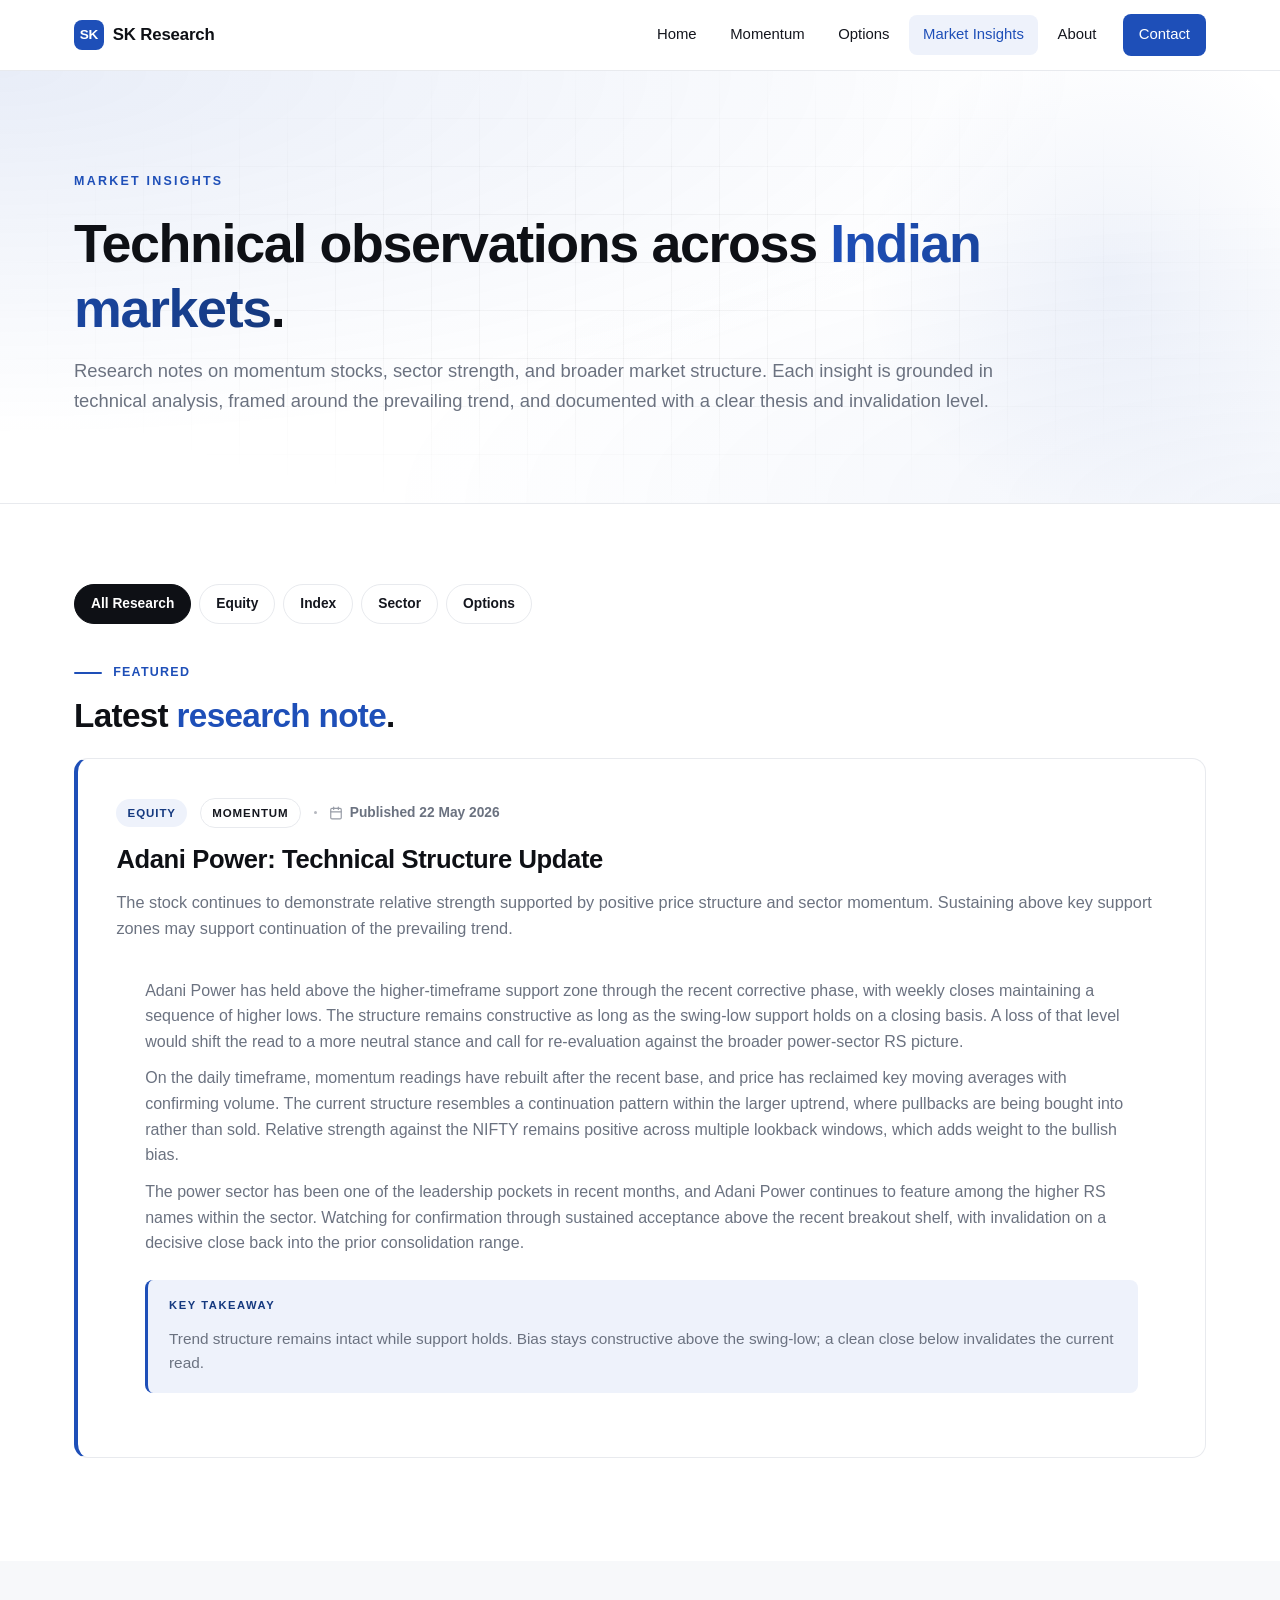
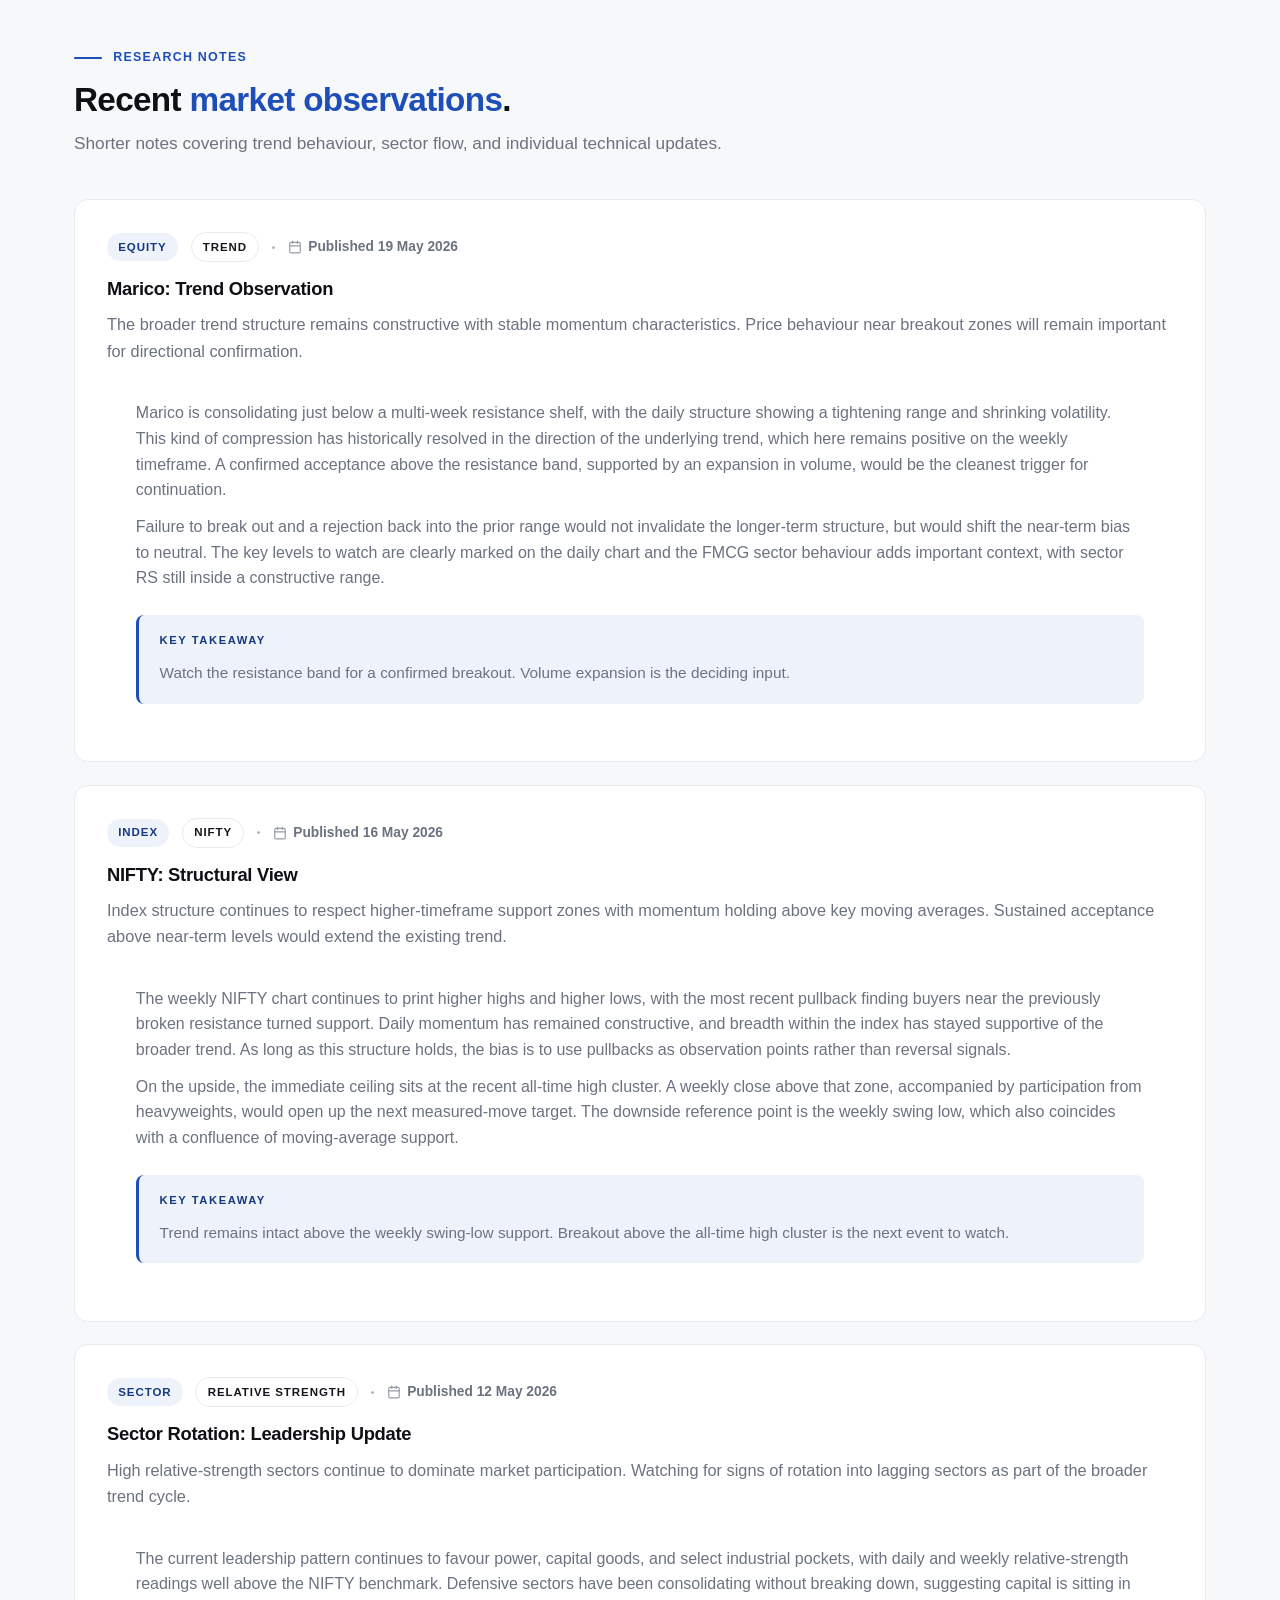
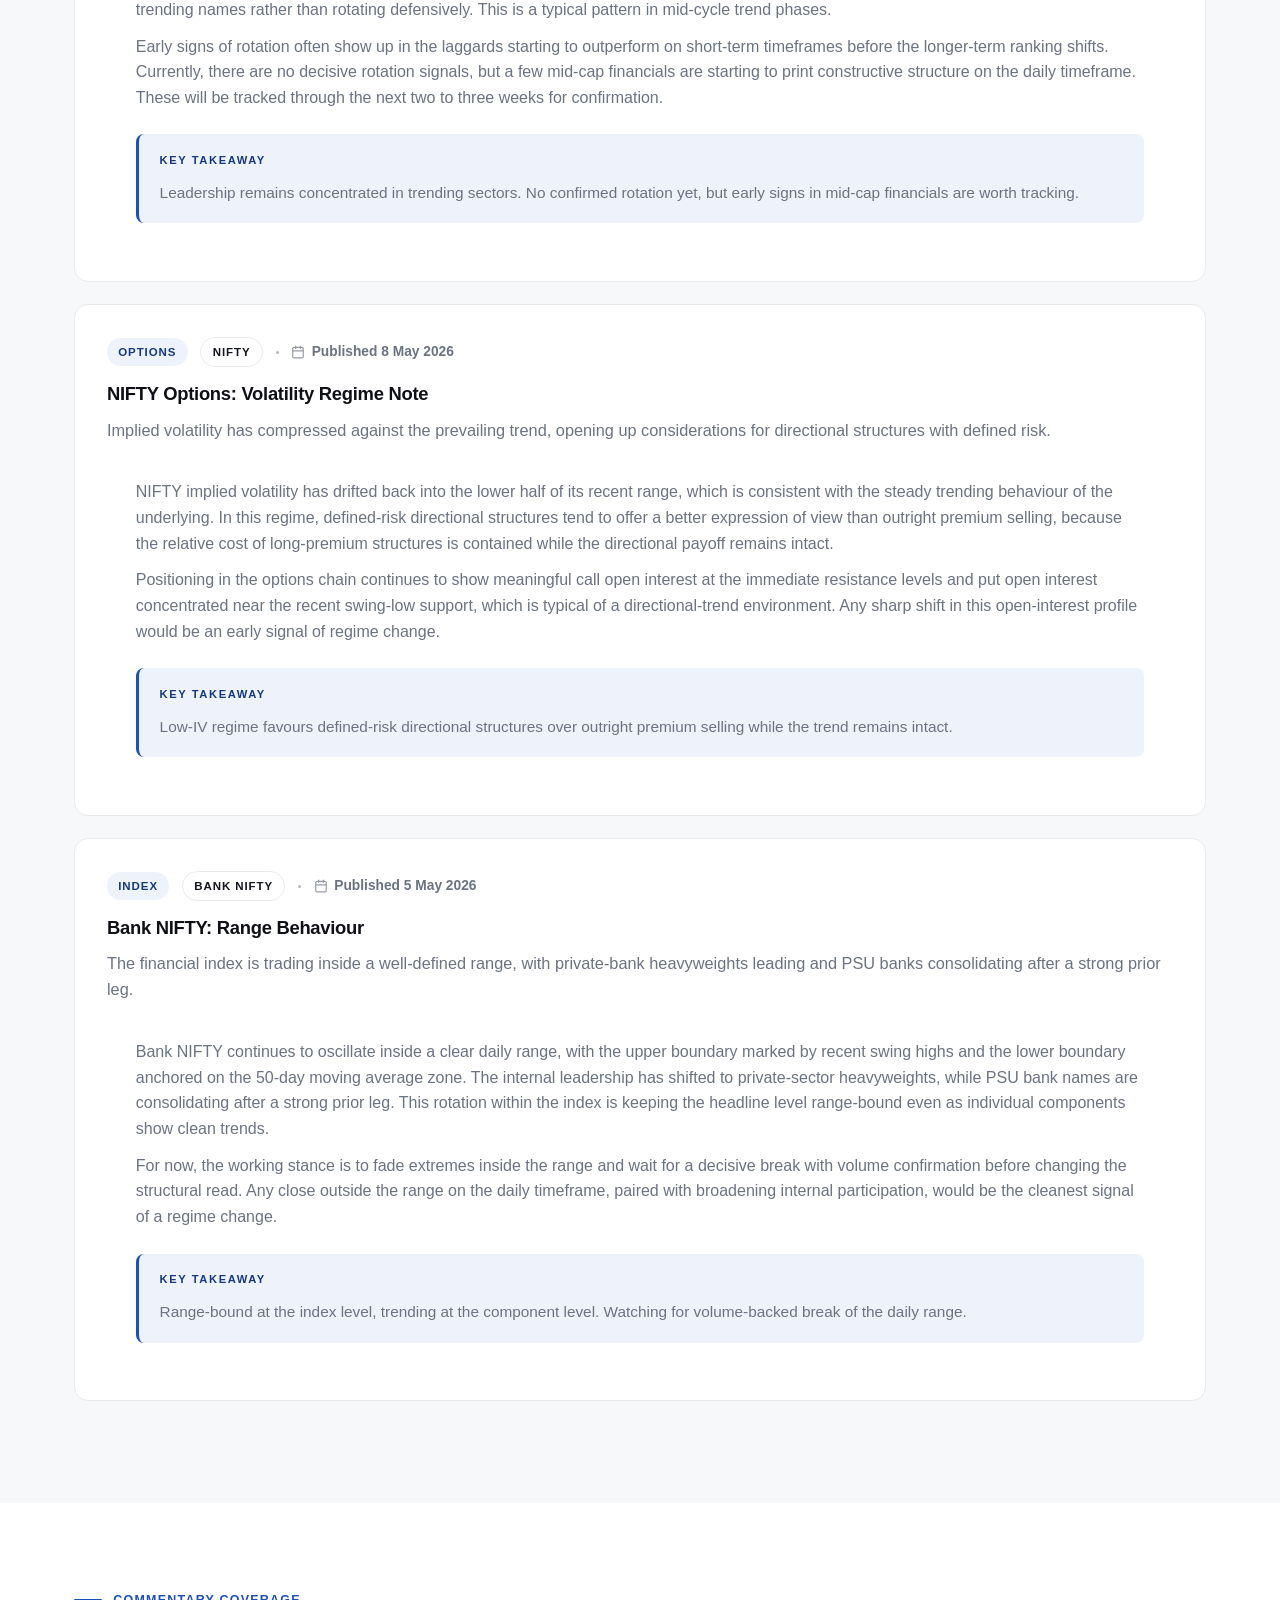
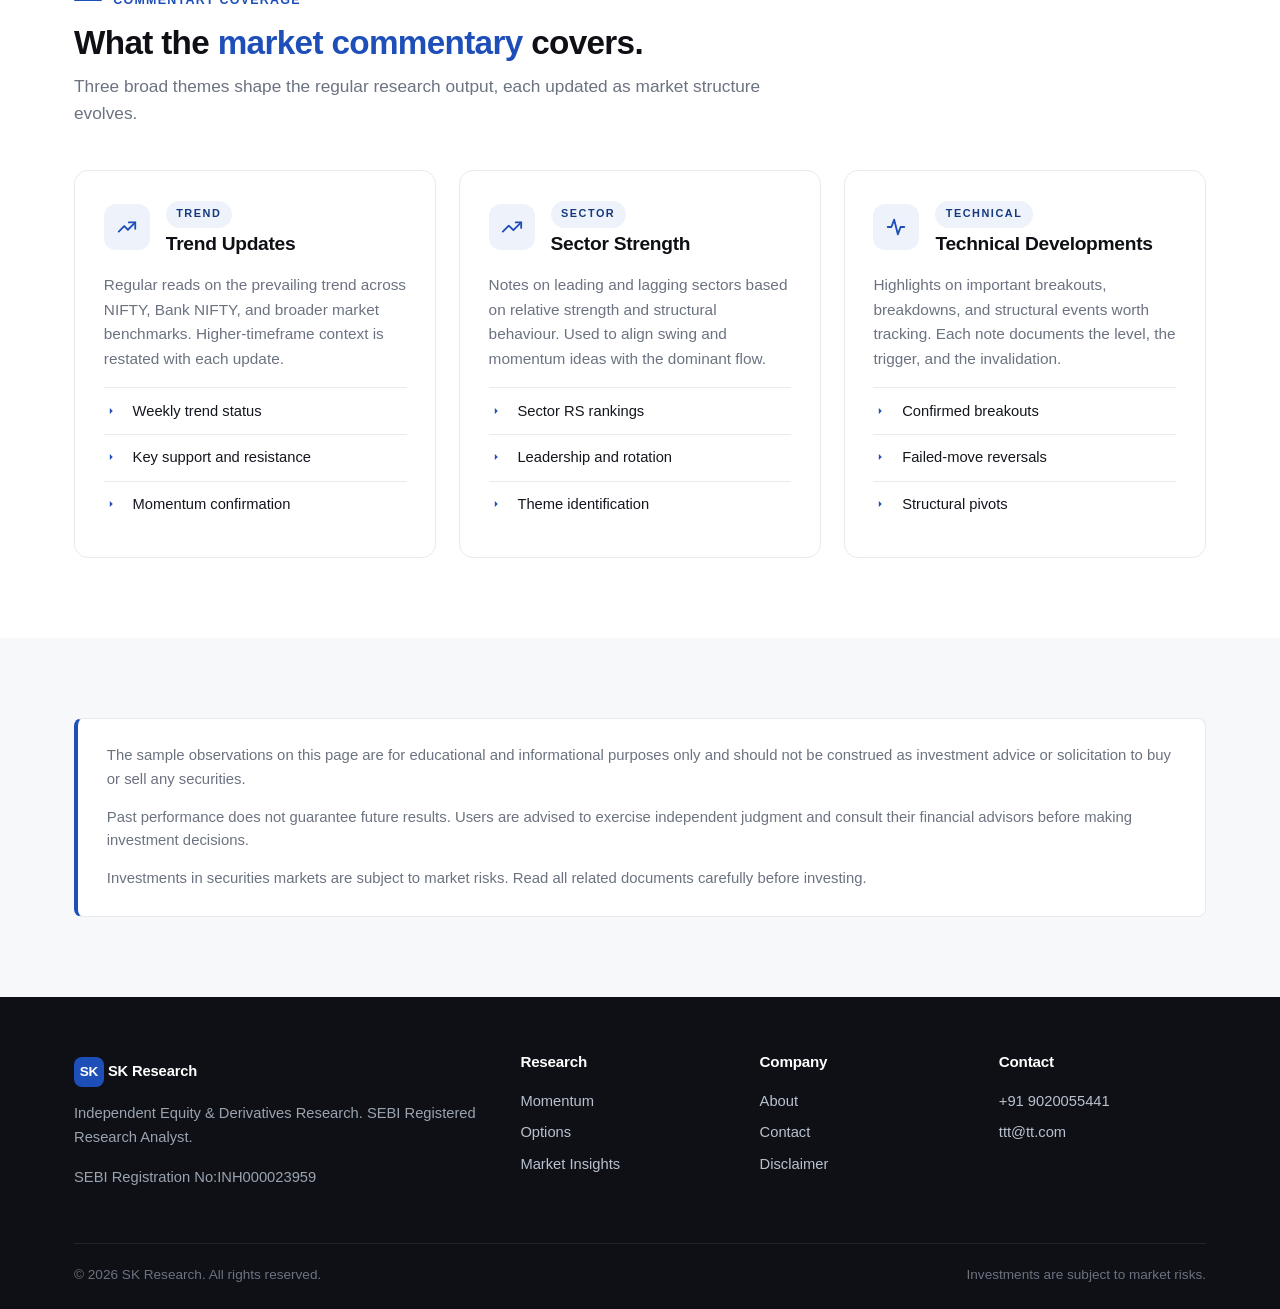
<file: insights/index.html>
<!DOCTYPE html>
<html lang="en">
<head>
<meta charset="UTF-8">
<meta name="viewport" content="width=device-width, initial-scale=1.0">
<title>Market Insights | SK Research</title>
<meta name="description" content="Market commentary, momentum updates, and technical observations on Indian equities and derivatives. Research notes by SK Research.">
<link rel="icon" type="image/svg+xml" href="../favicon.svg">
<link rel="stylesheet" href="../assets/css/style.css">
</head>
<body>

<header class="site-header">
  <div class="header-inner">
    <a href="../" class="brand">
      <span class="brand-mark">SK</span>
      SK Research
    </a>
    <input type="checkbox" id="nav-toggle" class="nav-toggle" aria-hidden="true">
    <label for="nav-toggle" class="nav-toggle-btn" aria-label="Toggle menu">
      <span></span><span></span><span></span>
    </label>
    <nav class="nav">
      <a href="../">Home</a>
      <a href="../momentum/">Momentum</a>
      <a href="../options/">Options</a>
      <a href="./" class="active">Market Insights</a>
      <a href="../about/">About</a>
      <a href="../contact/" class="nav-cta">Contact</a>
    </nav>
  </div>
</header>

<section class="hero">
  <div class="container">
    <span class="eyebrow">Market Insights</span>
    <h1>Technical observations across <span class="accent">Indian markets</span>.</h1>
    <p class="hero-lead">Research notes on momentum stocks, sector strength, and broader market structure. Each insight is grounded in technical analysis, framed around the prevailing trend, and documented with a clear thesis and invalidation level.</p>
  </div>
</section>

<section class="section">
  <div class="container">
    <div class="filter-chips">
      <span class="chip active">All Research</span>
      <span class="chip">Equity</span>
      <span class="chip">Index</span>
      <span class="chip">Sector</span>
      <span class="chip">Options</span>
    </div>

    <div class="section-head" style="margin-bottom: 1.4rem;">
      <span class="section-tag">Featured</span>
      <h2>Latest <span class="text-blue">research note</span>.</h2>
    </div>

    <article class="insight featured">
      <div class="insight-meta">
        <span class="tag">Equity</span>
        <span class="tag outline">Momentum</span>
        <span class="meta-sep"></span>
        <span class="insight-date">
          <svg xmlns="http://www.w3.org/2000/svg" viewBox="0 0 24 24" fill="none" stroke="currentColor" stroke-width="2" stroke-linecap="round" stroke-linejoin="round"><rect x="3" y="4" width="18" height="18" rx="2"/><line x1="16" y1="2" x2="16" y2="6"/><line x1="8" y1="2" x2="8" y2="6"/><line x1="3" y1="10" x2="21" y2="10"/></svg>
          Published 22 May 2026
        </span>
      </div>
      <h3>Adani Power: Technical Structure Update</h3>
      <p class="insight-lead">The stock continues to demonstrate relative strength supported by positive price structure and sector momentum. Sustaining above key support zones may support continuation of the prevailing trend.</p>
      <div class="insight-body">
        <p>Adani Power has held above the higher-timeframe support zone through the recent corrective phase, with weekly closes maintaining a sequence of higher lows. The structure remains constructive as long as the swing-low support holds on a closing basis. A loss of that level would shift the read to a more neutral stance and call for re-evaluation against the broader power-sector RS picture.</p>
        <p>On the daily timeframe, momentum readings have rebuilt after the recent base, and price has reclaimed key moving averages with confirming volume. The current structure resembles a continuation pattern within the larger uptrend, where pullbacks are being bought into rather than sold. Relative strength against the NIFTY remains positive across multiple lookback windows, which adds weight to the bullish bias.</p>
        <p>The power sector has been one of the leadership pockets in recent months, and Adani Power continues to feature among the higher RS names within the sector. Watching for confirmation through sustained acceptance above the recent breakout shelf, with invalidation on a decisive close back into the prior consolidation range.</p>
        <div class="insight-takeaway">
          <span class="takeaway-label">Key Takeaway</span>
          <p>Trend structure remains intact while support holds. Bias stays constructive above the swing-low; a clean close below invalidates the current read.</p>
        </div>
      </div>
    </article>
  </div>
</section>

<section class="section soft">
  <div class="container">
    <div class="section-head">
      <span class="section-tag">Research Notes</span>
      <h2>Recent <span class="text-blue">market observations</span>.</h2>
      <p class="section-lead">Shorter notes covering trend behaviour, sector flow, and individual technical updates.</p>
    </div>

    <article class="insight">
      <div class="insight-meta">
        <span class="tag">Equity</span>
        <span class="tag outline">Trend</span>
        <span class="meta-sep"></span>
        <span class="insight-date">
          <svg xmlns="http://www.w3.org/2000/svg" viewBox="0 0 24 24" fill="none" stroke="currentColor" stroke-width="2" stroke-linecap="round" stroke-linejoin="round"><rect x="3" y="4" width="18" height="18" rx="2"/><line x1="16" y1="2" x2="16" y2="6"/><line x1="8" y1="2" x2="8" y2="6"/><line x1="3" y1="10" x2="21" y2="10"/></svg>
          Published 19 May 2026
        </span>
      </div>
      <h3>Marico: Trend Observation</h3>
      <p class="insight-lead">The broader trend structure remains constructive with stable momentum characteristics. Price behaviour near breakout zones will remain important for directional confirmation.</p>
      <div class="insight-body">
        <p>Marico is consolidating just below a multi-week resistance shelf, with the daily structure showing a tightening range and shrinking volatility. This kind of compression has historically resolved in the direction of the underlying trend, which here remains positive on the weekly timeframe. A confirmed acceptance above the resistance band, supported by an expansion in volume, would be the cleanest trigger for continuation.</p>
        <p>Failure to break out and a rejection back into the prior range would not invalidate the longer-term structure, but would shift the near-term bias to neutral. The key levels to watch are clearly marked on the daily chart and the FMCG sector behaviour adds important context, with sector RS still inside a constructive range.</p>
        <div class="insight-takeaway">
          <span class="takeaway-label">Key Takeaway</span>
          <p>Watch the resistance band for a confirmed breakout. Volume expansion is the deciding input.</p>
        </div>
      </div>
    </article>

    <article class="insight">
      <div class="insight-meta">
        <span class="tag">Index</span>
        <span class="tag outline">NIFTY</span>
        <span class="meta-sep"></span>
        <span class="insight-date">
          <svg xmlns="http://www.w3.org/2000/svg" viewBox="0 0 24 24" fill="none" stroke="currentColor" stroke-width="2" stroke-linecap="round" stroke-linejoin="round"><rect x="3" y="4" width="18" height="18" rx="2"/><line x1="16" y1="2" x2="16" y2="6"/><line x1="8" y1="2" x2="8" y2="6"/><line x1="3" y1="10" x2="21" y2="10"/></svg>
          Published 16 May 2026
        </span>
      </div>
      <h3>NIFTY: Structural View</h3>
      <p class="insight-lead">Index structure continues to respect higher-timeframe support zones with momentum holding above key moving averages. Sustained acceptance above near-term levels would extend the existing trend.</p>
      <div class="insight-body">
        <p>The weekly NIFTY chart continues to print higher highs and higher lows, with the most recent pullback finding buyers near the previously broken resistance turned support. Daily momentum has remained constructive, and breadth within the index has stayed supportive of the broader trend. As long as this structure holds, the bias is to use pullbacks as observation points rather than reversal signals.</p>
        <p>On the upside, the immediate ceiling sits at the recent all-time high cluster. A weekly close above that zone, accompanied by participation from heavyweights, would open up the next measured-move target. The downside reference point is the weekly swing low, which also coincides with a confluence of moving-average support.</p>
        <div class="insight-takeaway">
          <span class="takeaway-label">Key Takeaway</span>
          <p>Trend remains intact above the weekly swing-low support. Breakout above the all-time high cluster is the next event to watch.</p>
        </div>
      </div>
    </article>

    <article class="insight">
      <div class="insight-meta">
        <span class="tag">Sector</span>
        <span class="tag outline">Relative Strength</span>
        <span class="meta-sep"></span>
        <span class="insight-date">
          <svg xmlns="http://www.w3.org/2000/svg" viewBox="0 0 24 24" fill="none" stroke="currentColor" stroke-width="2" stroke-linecap="round" stroke-linejoin="round"><rect x="3" y="4" width="18" height="18" rx="2"/><line x1="16" y1="2" x2="16" y2="6"/><line x1="8" y1="2" x2="8" y2="6"/><line x1="3" y1="10" x2="21" y2="10"/></svg>
          Published 12 May 2026
        </span>
      </div>
      <h3>Sector Rotation: Leadership Update</h3>
      <p class="insight-lead">High relative-strength sectors continue to dominate market participation. Watching for signs of rotation into lagging sectors as part of the broader trend cycle.</p>
      <div class="insight-body">
        <p>The current leadership pattern continues to favour power, capital goods, and select industrial pockets, with daily and weekly relative-strength readings well above the NIFTY benchmark. Defensive sectors have been consolidating without breaking down, suggesting capital is sitting in trending names rather than rotating defensively. This is a typical pattern in mid-cycle trend phases.</p>
        <p>Early signs of rotation often show up in the laggards starting to outperform on short-term timeframes before the longer-term ranking shifts. Currently, there are no decisive rotation signals, but a few mid-cap financials are starting to print constructive structure on the daily timeframe. These will be tracked through the next two to three weeks for confirmation.</p>
        <div class="insight-takeaway">
          <span class="takeaway-label">Key Takeaway</span>
          <p>Leadership remains concentrated in trending sectors. No confirmed rotation yet, but early signs in mid-cap financials are worth tracking.</p>
        </div>
      </div>
    </article>

    <article class="insight">
      <div class="insight-meta">
        <span class="tag">Options</span>
        <span class="tag outline">NIFTY</span>
        <span class="meta-sep"></span>
        <span class="insight-date">
          <svg xmlns="http://www.w3.org/2000/svg" viewBox="0 0 24 24" fill="none" stroke="currentColor" stroke-width="2" stroke-linecap="round" stroke-linejoin="round"><rect x="3" y="4" width="18" height="18" rx="2"/><line x1="16" y1="2" x2="16" y2="6"/><line x1="8" y1="2" x2="8" y2="6"/><line x1="3" y1="10" x2="21" y2="10"/></svg>
          Published 8 May 2026
        </span>
      </div>
      <h3>NIFTY Options: Volatility Regime Note</h3>
      <p class="insight-lead">Implied volatility has compressed against the prevailing trend, opening up considerations for directional structures with defined risk.</p>
      <div class="insight-body">
        <p>NIFTY implied volatility has drifted back into the lower half of its recent range, which is consistent with the steady trending behaviour of the underlying. In this regime, defined-risk directional structures tend to offer a better expression of view than outright premium selling, because the relative cost of long-premium structures is contained while the directional payoff remains intact.</p>
        <p>Positioning in the options chain continues to show meaningful call open interest at the immediate resistance levels and put open interest concentrated near the recent swing-low support, which is typical of a directional-trend environment. Any sharp shift in this open-interest profile would be an early signal of regime change.</p>
        <div class="insight-takeaway">
          <span class="takeaway-label">Key Takeaway</span>
          <p>Low-IV regime favours defined-risk directional structures over outright premium selling while the trend remains intact.</p>
        </div>
      </div>
    </article>

    <article class="insight">
      <div class="insight-meta">
        <span class="tag">Index</span>
        <span class="tag outline">Bank NIFTY</span>
        <span class="meta-sep"></span>
        <span class="insight-date">
          <svg xmlns="http://www.w3.org/2000/svg" viewBox="0 0 24 24" fill="none" stroke="currentColor" stroke-width="2" stroke-linecap="round" stroke-linejoin="round"><rect x="3" y="4" width="18" height="18" rx="2"/><line x1="16" y1="2" x2="16" y2="6"/><line x1="8" y1="2" x2="8" y2="6"/><line x1="3" y1="10" x2="21" y2="10"/></svg>
          Published 5 May 2026
        </span>
      </div>
      <h3>Bank NIFTY: Range Behaviour</h3>
      <p class="insight-lead">The financial index is trading inside a well-defined range, with private-bank heavyweights leading and PSU banks consolidating after a strong prior leg.</p>
      <div class="insight-body">
        <p>Bank NIFTY continues to oscillate inside a clear daily range, with the upper boundary marked by recent swing highs and the lower boundary anchored on the 50-day moving average zone. The internal leadership has shifted to private-sector heavyweights, while PSU bank names are consolidating after a strong prior leg. This rotation within the index is keeping the headline level range-bound even as individual components show clean trends.</p>
        <p>For now, the working stance is to fade extremes inside the range and wait for a decisive break with volume confirmation before changing the structural read. Any close outside the range on the daily timeframe, paired with broadening internal participation, would be the cleanest signal of a regime change.</p>
        <div class="insight-takeaway">
          <span class="takeaway-label">Key Takeaway</span>
          <p>Range-bound at the index level, trending at the component level. Watching for volume-backed break of the daily range.</p>
        </div>
      </div>
    </article>
  </div>
</section>

<section class="section">
  <div class="container">
    <div class="section-head">
      <span class="section-tag">Commentary Coverage</span>
      <h2>What the <span class="text-blue">market commentary</span> covers.</h2>
      <p class="section-lead">Three broad themes shape the regular research output, each updated as market structure evolves.</p>
    </div>

    <div class="grid cols-3">
      <div class="card data">
        <div class="card-head">
          <div class="card-icon">
          <svg xmlns="http://www.w3.org/2000/svg" viewBox="0 0 24 24" fill="none" stroke="currentColor" stroke-width="2" stroke-linecap="round" stroke-linejoin="round"><polyline points="3 17 9 11 13 15 21 7"/><polyline points="14 7 21 7 21 14"/></svg>
        </div>
          <div class="card-head-text">
            <span class="card-tag">Trend</span>
            <h3>Trend Updates</h3>
          </div>
        </div>
        <p>Regular reads on the prevailing trend across NIFTY, Bank NIFTY, and broader market benchmarks. Higher-timeframe context is restated with each update.</p>
        <ul class="card-points">
          <li>Weekly trend status</li>
          <li>Key support and resistance</li>
          <li>Momentum confirmation</li>
        </ul>
      </div>

      <div class="card data">
        <div class="card-head">
          <div class="card-icon">
          <svg xmlns="http://www.w3.org/2000/svg" viewBox="0 0 24 24" fill="none" stroke="currentColor" stroke-width="2" stroke-linecap="round" stroke-linejoin="round"><polyline points="22 7 13.5 15.5 8.5 10.5 2 17"/><polyline points="16 7 22 7 22 13"/></svg>
        </div>
          <div class="card-head-text">
            <span class="card-tag">Sector</span>
            <h3>Sector Strength</h3>
          </div>
        </div>
        <p>Notes on leading and lagging sectors based on relative strength and structural behaviour. Used to align swing and momentum ideas with the dominant flow.</p>
        <ul class="card-points">
          <li>Sector RS rankings</li>
          <li>Leadership and rotation</li>
          <li>Theme identification</li>
        </ul>
      </div>

      <div class="card data">
        <div class="card-head">
          <div class="card-icon">
          <svg xmlns="http://www.w3.org/2000/svg" viewBox="0 0 24 24" fill="none" stroke="currentColor" stroke-width="2" stroke-linecap="round" stroke-linejoin="round"><path d="M3 12h4l3-8 4 16 3-8h4"/></svg>
        </div>
          <div class="card-head-text">
            <span class="card-tag">Technical</span>
            <h3>Technical Developments</h3>
          </div>
        </div>
        <p>Highlights on important breakouts, breakdowns, and structural events worth tracking. Each note documents the level, the trigger, and the invalidation.</p>
        <ul class="card-points">
          <li>Confirmed breakouts</li>
          <li>Failed-move reversals</li>
          <li>Structural pivots</li>
        </ul>
      </div>
    </div>
  </div>
</section>

<section class="section soft">
  <div class="container">
    <div class="disclaimer">
      <p>The sample observations on this page are for educational and informational purposes only and should not be construed as investment advice or solicitation to buy or sell any securities.</p>
      <p>Past performance does not guarantee future results. Users are advised to exercise independent judgment and consult their financial advisors before making investment decisions.</p>
      <p>Investments in securities markets are subject to market risks. Read all related documents carefully before investing.</p>
    </div>
  </div>
</section>

<footer class="site-footer">
  <div class="container">
    <div class="footer-grid">
      <div class="footer-brand">
        <a href="../" class="brand">
          <span class="brand-mark">SK</span>
          SK Research
        </a>
        <p>Independent Equity &amp; Derivatives Research. SEBI Registered Research Analyst.</p>
        <p>SEBI Registration No:INH000023959</p>
      </div>
      <div>
        <h4>Research</h4>
        <a href="../momentum/">Momentum</a>
        <a href="../options/">Options</a>
        <a href="./">Market Insights</a>
      </div>
      <div>
        <h4>Company</h4>
        <a href="../about/">About</a>
        <a href="../contact/">Contact</a>
        <a href="../disclaimer/">Disclaimer</a>
      </div>
      <div>
        <h4>Contact</h4>
        <a href="tel:+91 9020055441">+91 9020055441</a>
        <a href="mailto:ttt@tt.com">ttt@tt.com</a>
      </div>
    </div>
    <div class="footer-bottom">
      <span>&copy; 2026 SK Research. All rights reserved.</span>
      <span>Investments are subject to market risks.</span>
    </div>
  </div>
</footer>

</body>
</html>
</file>
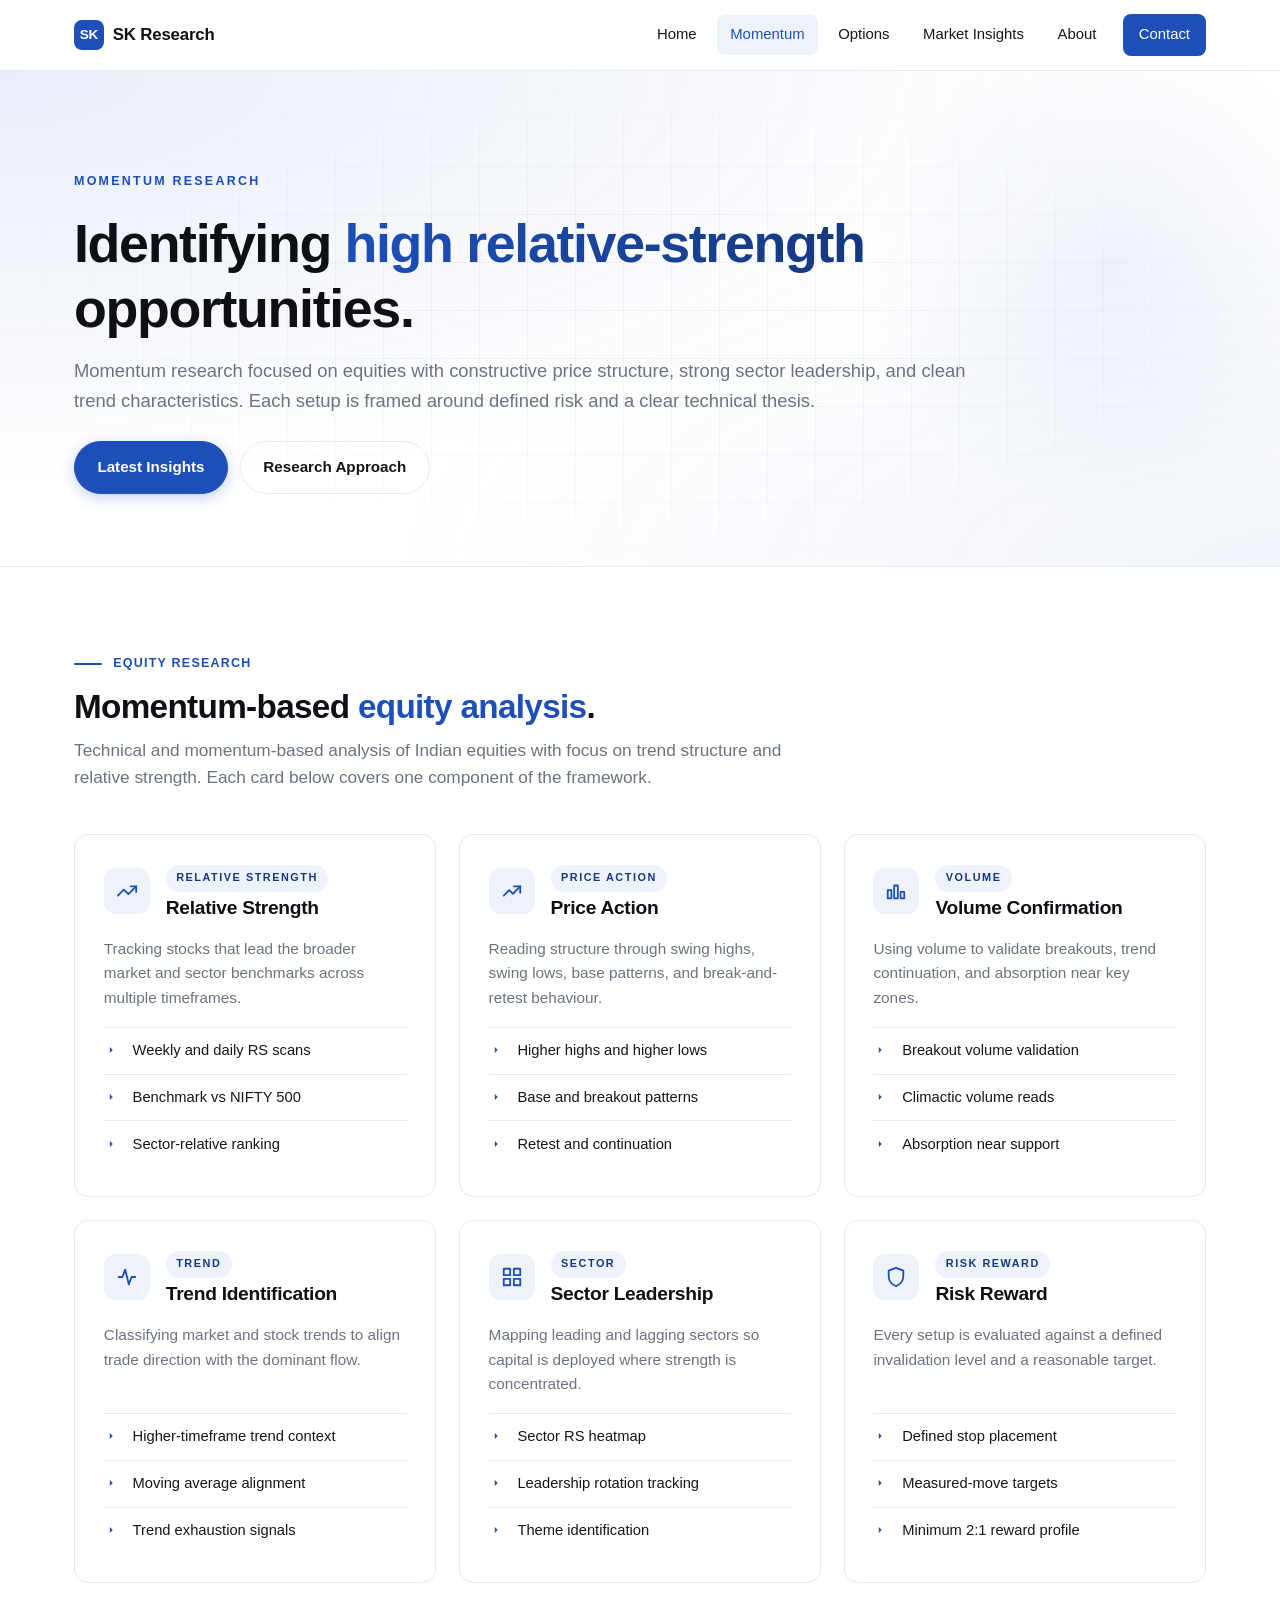
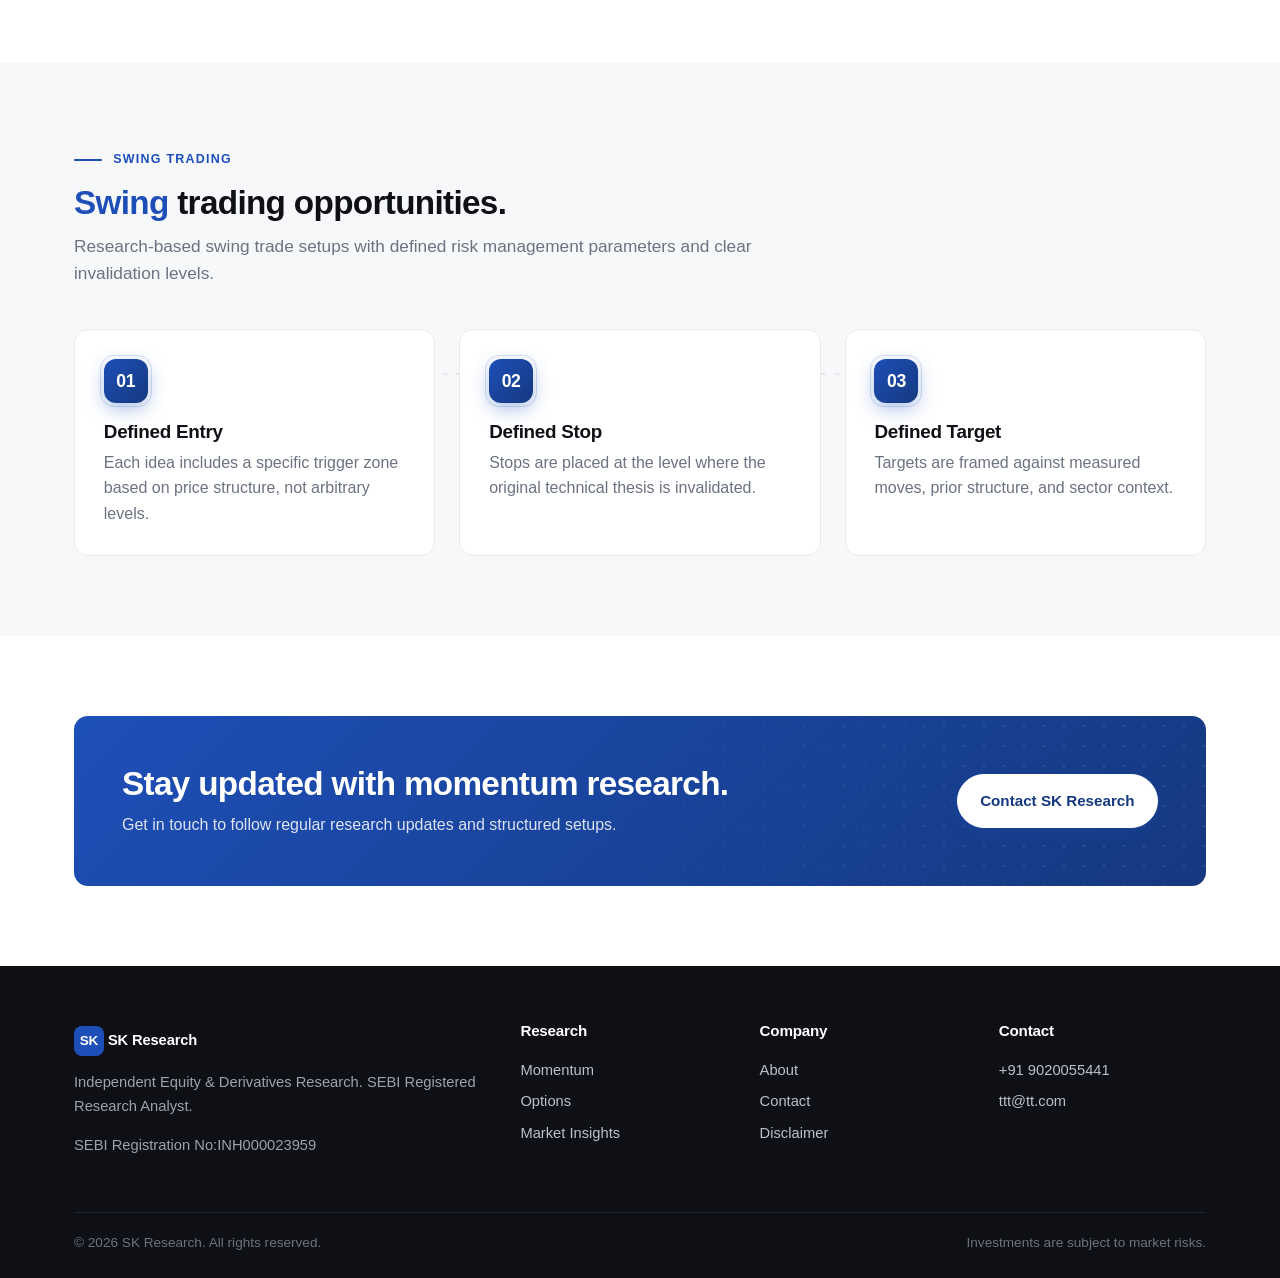
<file: momentum/index.html>
<!DOCTYPE html>
<html lang="en">
<head>
<meta charset="UTF-8">
<meta name="viewport" content="width=device-width, initial-scale=1.0">
<title>Momentum Research | SK Research</title>
<meta name="description" content="Momentum and equity research focused on Indian markets, relative strength, and structured technical setups.">
<link rel="icon" type="image/svg+xml" href="../favicon.svg">
<link rel="stylesheet" href="../assets/css/style.css">
</head>
<body>

<header class="site-header">
  <div class="header-inner">
    <a href="../" class="brand">
      <span class="brand-mark">SK</span>
      SK Research
    </a>
    <input type="checkbox" id="nav-toggle" class="nav-toggle" aria-hidden="true">
    <label for="nav-toggle" class="nav-toggle-btn" aria-label="Toggle menu">
      <span></span><span></span><span></span>
    </label>
    <nav class="nav">
      <a href="../">Home</a>
      <a href="./" class="active">Momentum</a>
      <a href="../options/">Options</a>
      <a href="../insights/">Market Insights</a>
      <a href="../about/">About</a>
      <a href="../contact/" class="nav-cta">Contact</a>
    </nav>
  </div>
</header>

<section class="hero">
  <div class="container">
    <span class="eyebrow">Momentum Research</span>
    <h1>Identifying <span class="accent">high relative-strength</span> opportunities.</h1>
    <p class="hero-lead">Momentum research focused on equities with constructive price structure, strong sector leadership, and clean trend characteristics. Each setup is framed around defined risk and a clear technical thesis.</p>
    <div class="btn-row">
      <a href="../insights/" class="btn">Latest Insights</a>
      <a href="../about/" class="btn ghost">Research Approach</a>
    </div>
  </div>
</section>

<section class="section">
  <div class="container">
    <div class="section-head">
      <span class="section-tag">Equity Research</span>
      <h2>Momentum-based <span class="text-blue">equity analysis</span>.</h2>
      <p class="section-lead">Technical and momentum-based analysis of Indian equities with focus on trend structure and relative strength. Each card below covers one component of the framework.</p>
    </div>

    <div class="grid cols-3">
      <div class="card data">
        <div class="card-head">
          <div class="card-icon">
          <svg xmlns="http://www.w3.org/2000/svg" viewBox="0 0 24 24" fill="none" stroke="currentColor" stroke-width="2" stroke-linecap="round" stroke-linejoin="round"><polyline points="22 7 13.5 15.5 8.5 10.5 2 17"/><polyline points="16 7 22 7 22 13"/></svg>
        </div>
          <div class="card-head-text">
            <span class="card-tag">Relative Strength</span>
            <h3>Relative Strength</h3>
          </div>
        </div>
        <p>Tracking stocks that lead the broader market and sector benchmarks across multiple timeframes.</p>
        <ul class="card-points">
          <li>Weekly and daily RS scans</li>
          <li>Benchmark vs NIFTY 500</li>
          <li>Sector-relative ranking</li>
        </ul>
      </div>

      <div class="card data">
        <div class="card-head">
          <div class="card-icon">
          <svg xmlns="http://www.w3.org/2000/svg" viewBox="0 0 24 24" fill="none" stroke="currentColor" stroke-width="2" stroke-linecap="round" stroke-linejoin="round"><polyline points="3 17 9 11 13 15 21 7"/><polyline points="14 7 21 7 21 14"/></svg>
        </div>
          <div class="card-head-text">
            <span class="card-tag">Price Action</span>
            <h3>Price Action</h3>
          </div>
        </div>
        <p>Reading structure through swing highs, swing lows, base patterns, and break-and-retest behaviour.</p>
        <ul class="card-points">
          <li>Higher highs and higher lows</li>
          <li>Base and breakout patterns</li>
          <li>Retest and continuation</li>
        </ul>
      </div>

      <div class="card data">
        <div class="card-head">
          <div class="card-icon">
          <svg xmlns="http://www.w3.org/2000/svg" viewBox="0 0 24 24" fill="none" stroke="currentColor" stroke-width="2" stroke-linecap="round" stroke-linejoin="round"><rect x="3" y="11" width="4" height="9"/><rect x="10" y="6" width="4" height="14"/><rect x="17" y="13" width="4" height="7"/></svg>
        </div>
          <div class="card-head-text">
            <span class="card-tag">Volume</span>
            <h3>Volume Confirmation</h3>
          </div>
        </div>
        <p>Using volume to validate breakouts, trend continuation, and absorption near key zones.</p>
        <ul class="card-points">
          <li>Breakout volume validation</li>
          <li>Climactic volume reads</li>
          <li>Absorption near support</li>
        </ul>
      </div>

      <div class="card data">
        <div class="card-head">
          <div class="card-icon">
          <svg xmlns="http://www.w3.org/2000/svg" viewBox="0 0 24 24" fill="none" stroke="currentColor" stroke-width="2" stroke-linecap="round" stroke-linejoin="round"><path d="M3 12h4l3-8 4 16 3-8h4"/></svg>
        </div>
          <div class="card-head-text">
            <span class="card-tag">Trend</span>
            <h3>Trend Identification</h3>
          </div>
        </div>
        <p>Classifying market and stock trends to align trade direction with the dominant flow.</p>
        <ul class="card-points">
          <li>Higher-timeframe trend context</li>
          <li>Moving average alignment</li>
          <li>Trend exhaustion signals</li>
        </ul>
      </div>

      <div class="card data">
        <div class="card-head">
          <div class="card-icon">
          <svg xmlns="http://www.w3.org/2000/svg" viewBox="0 0 24 24" fill="none" stroke="currentColor" stroke-width="2" stroke-linecap="round" stroke-linejoin="round"><rect x="3" y="3" width="7" height="7"/><rect x="14" y="3" width="7" height="7"/><rect x="14" y="14" width="7" height="7"/><rect x="3" y="14" width="7" height="7"/></svg>
        </div>
          <div class="card-head-text">
            <span class="card-tag">Sector</span>
            <h3>Sector Leadership</h3>
          </div>
        </div>
        <p>Mapping leading and lagging sectors so capital is deployed where strength is concentrated.</p>
        <ul class="card-points">
          <li>Sector RS heatmap</li>
          <li>Leadership rotation tracking</li>
          <li>Theme identification</li>
        </ul>
      </div>

      <div class="card data">
        <div class="card-head">
          <div class="card-icon">
          <svg xmlns="http://www.w3.org/2000/svg" viewBox="0 0 24 24" fill="none" stroke="currentColor" stroke-width="2" stroke-linecap="round" stroke-linejoin="round"><path d="M12 2 4 5v6c0 5 3.5 9.4 8 11 4.5-1.6 8-6 8-11V5z"/></svg>
        </div>
          <div class="card-head-text">
            <span class="card-tag">Risk Reward</span>
            <h3>Risk Reward</h3>
          </div>
        </div>
        <p>Every setup is evaluated against a defined invalidation level and a reasonable target.</p>
        <ul class="card-points">
          <li>Defined stop placement</li>
          <li>Measured-move targets</li>
          <li>Minimum 2:1 reward profile</li>
        </ul>
      </div>
    </div>
  </div>
</section>

<section class="section soft">
  <div class="container">
    <div class="section-head">
      <span class="section-tag">Swing Trading</span>
      <h2><span class="text-blue">Swing</span> trading opportunities.</h2>
      <p class="section-lead">Research-based swing trade setups with defined risk management parameters and clear invalidation levels.</p>
    </div>

    <div class="steps">
      <div class="step">
        <div class="step-num">01</div>
        <h3>Defined Entry</h3>
        <p>Each idea includes a specific trigger zone based on price structure, not arbitrary levels.</p>
      </div>
      <div class="step">
        <div class="step-num">02</div>
        <h3>Defined Stop</h3>
        <p>Stops are placed at the level where the original technical thesis is invalidated.</p>
      </div>
      <div class="step">
        <div class="step-num">03</div>
        <h3>Defined Target</h3>
        <p>Targets are framed against measured moves, prior structure, and sector context.</p>
      </div>
    </div>
  </div>
</section>

<section class="section">
  <div class="container">
    <div class="cta-banner">
      <div>
        <h2>Stay updated with momentum research.</h2>
        <p>Get in touch to follow regular research updates and structured setups.</p>
      </div>
      <div style="text-align: right;">
        <a href="../contact/" class="btn">Contact SK Research</a>
      </div>
    </div>
  </div>
</section>

<footer class="site-footer">
  <div class="container">
    <div class="footer-grid">
      <div class="footer-brand">
        <a href="../" class="brand">
          <span class="brand-mark">SK</span>
          SK Research
        </a>
        <p>Independent Equity &amp; Derivatives Research. SEBI Registered Research Analyst.</p>
        <p>SEBI Registration No:INH000023959</p>
      </div>
      <div>
        <h4>Research</h4>
        <a href="./">Momentum</a>
        <a href="../options/">Options</a>
        <a href="../insights/">Market Insights</a>
      </div>
      <div>
        <h4>Company</h4>
        <a href="../about/">About</a>
        <a href="../contact/">Contact</a>
        <a href="../disclaimer/">Disclaimer</a>
      </div>
      <div>
        <h4>Contact</h4>
        <a href="tel:+91 9020055441">+91 9020055441</a>
        <a href="mailto:ttt@tt.com">ttt@tt.com</a>
      </div>
    </div>
    <div class="footer-bottom">
      <span>&copy; 2026 SK Research. All rights reserved.</span>
      <span>Investments are subject to market risks.</span>
    </div>
  </div>
</footer>

</body>
</html>
</file>
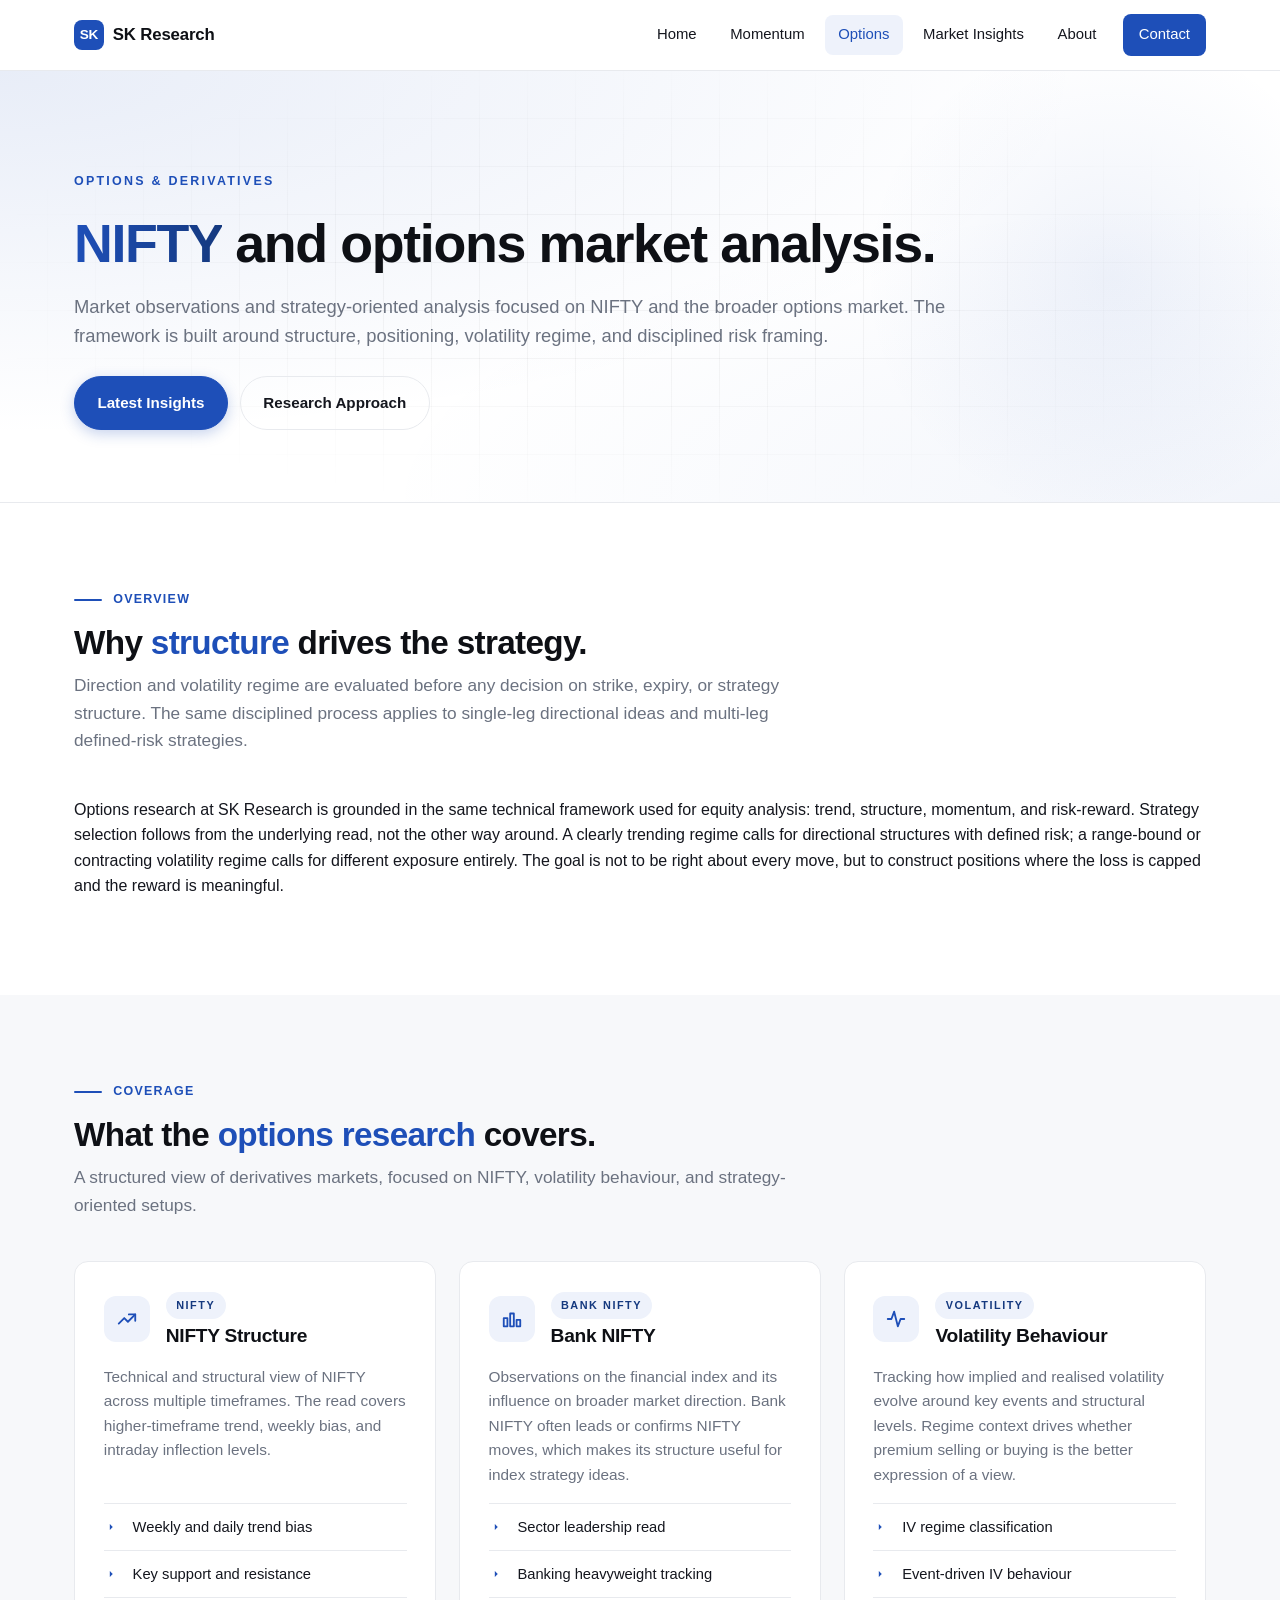
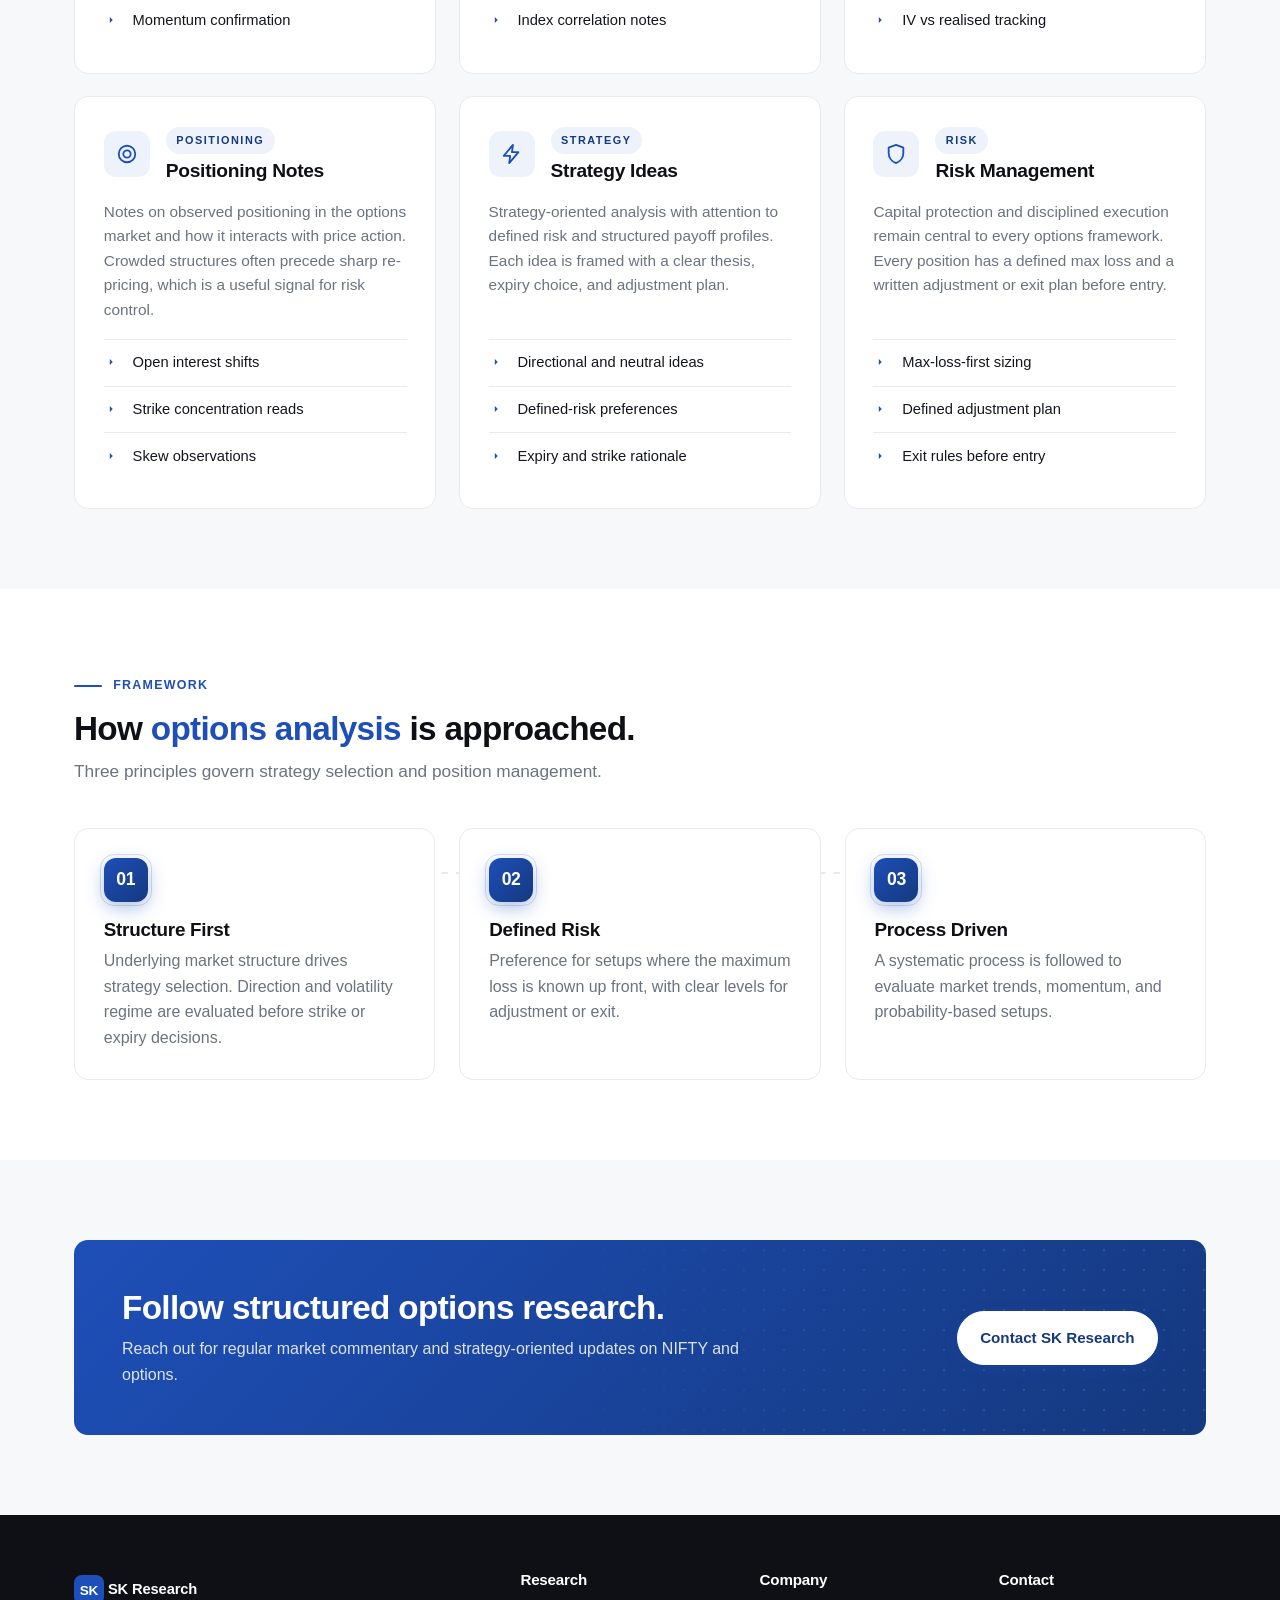
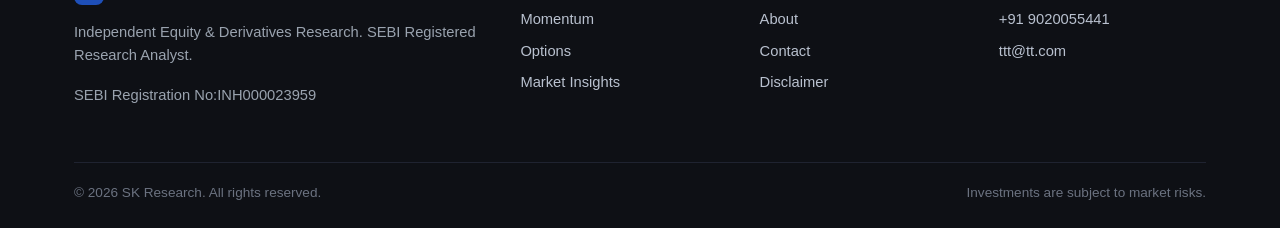
<file: options/index.html>
<!DOCTYPE html>
<html lang="en">
<head>
<meta charset="UTF-8">
<meta name="viewport" content="width=device-width, initial-scale=1.0">
<title>Options &amp; Derivatives | SK Research</title>
<meta name="description" content="Options and derivatives research with focus on NIFTY, market structure, and strategy-oriented analysis.">
<link rel="icon" type="image/svg+xml" href="../favicon.svg">
<link rel="stylesheet" href="../assets/css/style.css">
</head>
<body>

<header class="site-header">
  <div class="header-inner">
    <a href="../" class="brand">
      <span class="brand-mark">SK</span>
      SK Research
    </a>
    <input type="checkbox" id="nav-toggle" class="nav-toggle" aria-hidden="true">
    <label for="nav-toggle" class="nav-toggle-btn" aria-label="Toggle menu">
      <span></span><span></span><span></span>
    </label>
    <nav class="nav">
      <a href="../">Home</a>
      <a href="../momentum/">Momentum</a>
      <a href="./" class="active">Options</a>
      <a href="../insights/">Market Insights</a>
      <a href="../about/">About</a>
      <a href="../contact/" class="nav-cta">Contact</a>
    </nav>
  </div>
</header>

<section class="hero">
  <div class="container">
    <span class="eyebrow">Options &amp; Derivatives</span>
    <h1><span class="accent">NIFTY</span> and options market analysis.</h1>
    <p class="hero-lead">Market observations and strategy-oriented analysis focused on NIFTY and the broader options market. The framework is built around structure, positioning, volatility regime, and disciplined risk framing.</p>
    <div class="btn-row">
      <a href="../insights/" class="btn">Latest Insights</a>
      <a href="../about/" class="btn ghost">Research Approach</a>
    </div>
  </div>
</section>

<section class="section">
  <div class="container">
    <div class="section-head">
      <span class="section-tag">Overview</span>
      <h2>Why <span class="text-blue">structure</span> drives the strategy.</h2>
      <p class="section-lead">Direction and volatility regime are evaluated before any decision on strike, expiry, or strategy structure. The same disciplined process applies to single-leg directional ideas and multi-leg defined-risk strategies.</p>
    </div>
    <p>Options research at SK Research is grounded in the same technical framework used for equity analysis: trend, structure, momentum, and risk-reward. Strategy selection follows from the underlying read, not the other way around. A clearly trending regime calls for directional structures with defined risk; a range-bound or contracting volatility regime calls for different exposure entirely. The goal is not to be right about every move, but to construct positions where the loss is capped and the reward is meaningful.</p>
  </div>
</section>

<section class="section soft">
  <div class="container">
    <div class="section-head">
      <span class="section-tag">Coverage</span>
      <h2>What the <span class="text-blue">options research</span> covers.</h2>
      <p class="section-lead">A structured view of derivatives markets, focused on NIFTY, volatility behaviour, and strategy-oriented setups.</p>
    </div>

    <div class="grid cols-3">
      <div class="card data">
        <div class="card-head">
          <div class="card-icon">
          <svg xmlns="http://www.w3.org/2000/svg" viewBox="0 0 24 24" fill="none" stroke="currentColor" stroke-width="2" stroke-linecap="round" stroke-linejoin="round"><polyline points="3 17 9 11 13 15 21 7"/><polyline points="14 7 21 7 21 14"/></svg>
        </div>
          <div class="card-head-text">
            <span class="card-tag">NIFTY</span>
            <h3>NIFTY Structure</h3>
          </div>
        </div>
        <p>Technical and structural view of NIFTY across multiple timeframes. The read covers higher-timeframe trend, weekly bias, and intraday inflection levels.</p>
        <ul class="card-points">
          <li>Weekly and daily trend bias</li>
          <li>Key support and resistance</li>
          <li>Momentum confirmation</li>
        </ul>
      </div>

      <div class="card data">
        <div class="card-head">
          <div class="card-icon">
          <svg xmlns="http://www.w3.org/2000/svg" viewBox="0 0 24 24" fill="none" stroke="currentColor" stroke-width="2" stroke-linecap="round" stroke-linejoin="round"><rect x="3" y="11" width="4" height="9"/><rect x="10" y="6" width="4" height="14"/><rect x="17" y="13" width="4" height="7"/></svg>
        </div>
          <div class="card-head-text">
            <span class="card-tag">Bank NIFTY</span>
            <h3>Bank NIFTY</h3>
          </div>
        </div>
        <p>Observations on the financial index and its influence on broader market direction. Bank NIFTY often leads or confirms NIFTY moves, which makes its structure useful for index strategy ideas.</p>
        <ul class="card-points">
          <li>Sector leadership read</li>
          <li>Banking heavyweight tracking</li>
          <li>Index correlation notes</li>
        </ul>
      </div>

      <div class="card data">
        <div class="card-head">
          <div class="card-icon">
          <svg xmlns="http://www.w3.org/2000/svg" viewBox="0 0 24 24" fill="none" stroke="currentColor" stroke-width="2" stroke-linecap="round" stroke-linejoin="round"><path d="M3 12h4l3-8 4 16 3-8h4"/></svg>
        </div>
          <div class="card-head-text">
            <span class="card-tag">Volatility</span>
            <h3>Volatility Behaviour</h3>
          </div>
        </div>
        <p>Tracking how implied and realised volatility evolve around key events and structural levels. Regime context drives whether premium selling or buying is the better expression of a view.</p>
        <ul class="card-points">
          <li>IV regime classification</li>
          <li>Event-driven IV behaviour</li>
          <li>IV vs realised tracking</li>
        </ul>
      </div>

      <div class="card data">
        <div class="card-head">
          <div class="card-icon">
          <svg xmlns="http://www.w3.org/2000/svg" viewBox="0 0 24 24" fill="none" stroke="currentColor" stroke-width="2" stroke-linecap="round" stroke-linejoin="round"><circle cx="12" cy="12" r="9"/><circle cx="12" cy="12" r="4"/></svg>
        </div>
          <div class="card-head-text">
            <span class="card-tag">Positioning</span>
            <h3>Positioning Notes</h3>
          </div>
        </div>
        <p>Notes on observed positioning in the options market and how it interacts with price action. Crowded structures often precede sharp re-pricing, which is a useful signal for risk control.</p>
        <ul class="card-points">
          <li>Open interest shifts</li>
          <li>Strike concentration reads</li>
          <li>Skew observations</li>
        </ul>
      </div>

      <div class="card data">
        <div class="card-head">
          <div class="card-icon">
          <svg xmlns="http://www.w3.org/2000/svg" viewBox="0 0 24 24" fill="none" stroke="currentColor" stroke-width="2" stroke-linecap="round" stroke-linejoin="round"><path d="M13 2 3 14h7l-1 8 10-12h-7z"/></svg>
        </div>
          <div class="card-head-text">
            <span class="card-tag">Strategy</span>
            <h3>Strategy Ideas</h3>
          </div>
        </div>
        <p>Strategy-oriented analysis with attention to defined risk and structured payoff profiles. Each idea is framed with a clear thesis, expiry choice, and adjustment plan.</p>
        <ul class="card-points">
          <li>Directional and neutral ideas</li>
          <li>Defined-risk preferences</li>
          <li>Expiry and strike rationale</li>
        </ul>
      </div>

      <div class="card data">
        <div class="card-head">
          <div class="card-icon">
          <svg xmlns="http://www.w3.org/2000/svg" viewBox="0 0 24 24" fill="none" stroke="currentColor" stroke-width="2" stroke-linecap="round" stroke-linejoin="round"><path d="M12 2 4 5v6c0 5 3.5 9.4 8 11 4.5-1.6 8-6 8-11V5z"/></svg>
        </div>
          <div class="card-head-text">
            <span class="card-tag">Risk</span>
            <h3>Risk Management</h3>
          </div>
        </div>
        <p>Capital protection and disciplined execution remain central to every options framework. Every position has a defined max loss and a written adjustment or exit plan before entry.</p>
        <ul class="card-points">
          <li>Max-loss-first sizing</li>
          <li>Defined adjustment plan</li>
          <li>Exit rules before entry</li>
        </ul>
      </div>
    </div>
  </div>
</section>

<section class="section">
  <div class="container">
    <div class="section-head">
      <span class="section-tag">Framework</span>
      <h2>How <span class="text-blue">options analysis</span> is approached.</h2>
      <p class="section-lead">Three principles govern strategy selection and position management.</p>
    </div>

    <div class="steps">
      <div class="step">
        <div class="step-num">01</div>
        <h3>Structure First</h3>
        <p>Underlying market structure drives strategy selection. Direction and volatility regime are evaluated before strike or expiry decisions.</p>
      </div>
      <div class="step">
        <div class="step-num">02</div>
        <h3>Defined Risk</h3>
        <p>Preference for setups where the maximum loss is known up front, with clear levels for adjustment or exit.</p>
      </div>
      <div class="step">
        <div class="step-num">03</div>
        <h3>Process Driven</h3>
        <p>A systematic process is followed to evaluate market trends, momentum, and probability-based setups.</p>
      </div>
    </div>
  </div>
</section>

<section class="section soft">
  <div class="container">
    <div class="cta-banner">
      <div>
        <h2>Follow structured options research.</h2>
        <p>Reach out for regular market commentary and strategy-oriented updates on NIFTY and options.</p>
      </div>
      <div style="text-align: right;">
        <a href="../contact/" class="btn">Contact SK Research</a>
      </div>
    </div>
  </div>
</section>

<footer class="site-footer">
  <div class="container">
    <div class="footer-grid">
      <div class="footer-brand">
        <a href="../" class="brand">
          <span class="brand-mark">SK</span>
          SK Research
        </a>
        <p>Independent Equity &amp; Derivatives Research. SEBI Registered Research Analyst.</p>
        <p>SEBI Registration No:INH000023959</p>
      </div>
      <div>
        <h4>Research</h4>
        <a href="../momentum/">Momentum</a>
        <a href="./">Options</a>
        <a href="../insights/">Market Insights</a>
      </div>
      <div>
        <h4>Company</h4>
        <a href="../about/">About</a>
        <a href="../contact/">Contact</a>
        <a href="../disclaimer/">Disclaimer</a>
      </div>
      <div>
        <h4>Contact</h4>
        <a href="tel:+91 9020055441">+91 9020055441</a>
        <a href="mailto:ttt@tt.com">ttt@tt.com</a>
      </div>
    </div>
    <div class="footer-bottom">
      <span>&copy; 2026 SK Research. All rights reserved.</span>
      <span>Investments are subject to market risks.</span>
    </div>
  </div>
</footer>

</body>
</html>
</file>
<file: assets/css/style.css>
:root {
  --blue: #1e4fb8;
  --blue-dark: #15397f;
  --blue-soft: #eef2fb;
  --black: #0e1015;
  --ink: #14161e;
  --muted: #6b7280;
  --line: #e8eaee;
  --bg: #ffffff;
  --bg-soft: #f7f8fa;
  --radius: 14px;
  --radius-sm: 8px;
  --shadow: 0 1px 2px rgba(14, 16, 21, 0.04), 0 8px 24px rgba(14, 16, 21, 0.06);
  --shadow-lift: 0 1px 2px rgba(14, 16, 21, 0.06), 0 16px 40px rgba(14, 16, 21, 0.10);
  --container: 1180px;
}

* { box-sizing: border-box; }

html, body { margin: 0; padding: 0; }

body {
  font-family: "Inter", -apple-system, BlinkMacSystemFont, "Segoe UI", Roboto, Arial, sans-serif;
  font-size: 16px;
  line-height: 1.6;
  color: var(--ink);
  background: var(--bg);
  -webkit-font-smoothing: antialiased;
  text-rendering: optimizeLegibility;
  overflow-x: hidden;
}

a { color: var(--blue); text-decoration: none; }
a:hover { color: var(--blue-dark); }

img { max-width: 100%; display: block; }

h1, h2, h3, h4 {
  color: var(--black);
  font-weight: 700;
  letter-spacing: -0.015em;
  line-height: 1.2;
  margin: 0 0 0.6rem 0;
}

h1 { font-size: clamp(2rem, 4.2vw, 3.4rem); letter-spacing: -0.025em; }
h2 { font-size: clamp(1.5rem, 2.6vw, 2.1rem); letter-spacing: -0.02em; }
h3 { font-size: 1.15rem; }
p { margin: 0 0 1rem 0; color: var(--ink); }

.container {
  max-width: var(--container);
  margin: 0 auto;
  padding: 0 1.5rem;
}

.text-muted { color: var(--muted); }
.text-blue { color: var(--blue); }

/* Header */
.site-header {
  position: sticky;
  top: 0;
  z-index: 50;
  background: rgba(255, 255, 255, 0.85);
  backdrop-filter: saturate(180%) blur(12px);
  -webkit-backdrop-filter: saturate(180%) blur(12px);
  border-bottom: 1px solid var(--line);
}

.header-inner {
  display: flex;
  align-items: center;
  justify-content: space-between;
  padding: 0.9rem 1.5rem;
  max-width: var(--container);
  margin: 0 auto;
  gap: 1rem;
}

.brand {
  display: inline-flex;
  align-items: center;
  gap: 0.55rem;
  color: var(--black);
  font-weight: 700;
  font-size: 1.05rem;
  letter-spacing: -0.01em;
}

.brand-mark {
  width: 30px;
  height: 30px;
  border-radius: 8px;
  background: var(--blue);
  color: #fff;
  font-weight: 800;
  display: inline-flex;
  align-items: center;
  justify-content: center;
  font-size: 0.85rem;
}

.nav {
  display: flex;
  gap: 0.4rem;
  align-items: center;
  flex-wrap: wrap;
}

/* Mobile nav toggle (hidden on desktop) */
.nav-toggle {
  position: absolute;
  opacity: 0;
  pointer-events: none;
  width: 0;
  height: 0;
}

.nav-toggle-btn {
  display: none;
  flex-direction: column;
  justify-content: center;
  gap: 5px;
  padding: 0.55rem;
  cursor: pointer;
  border-radius: 8px;
  transition: background 0.15s ease;
}

.nav-toggle-btn:hover { background: var(--bg-soft); }

.nav-toggle-btn span {
  width: 22px;
  height: 2px;
  background: var(--black);
  border-radius: 2px;
  transition: transform 0.25s ease, opacity 0.2s ease;
  transform-origin: center;
  display: block;
}

.nav a {
  color: var(--ink);
  font-size: 0.93rem;
  font-weight: 500;
  padding: 0.5rem 0.85rem;
  border-radius: 8px;
  transition: background 0.15s ease;
}

.nav a:hover { background: var(--bg-soft); color: var(--black); }
.nav a.active { color: var(--blue); background: var(--blue-soft); }

.nav-cta {
  margin-left: 0.4rem;
  background: var(--blue) !important;
  color: #fff !important;
  padding: 0.55rem 1rem !important;
  font-weight: 600;
}
.nav-cta:hover { background: var(--blue-dark) !important; }

/* Buttons */
.btn {
  display: inline-flex;
  align-items: center;
  gap: 0.5rem;
  padding: 0.85rem 1.4rem;
  background: var(--blue);
  color: #fff;
  border-radius: 999px;
  font-weight: 600;
  font-size: 0.95rem;
  border: 1px solid var(--blue);
  transition: transform 0.12s ease, background 0.15s ease, box-shadow 0.2s ease;
  box-shadow: 0 4px 14px rgba(30, 79, 184, 0.25);
}
.btn:hover {
  background: var(--blue-dark);
  color: #fff;
  transform: translateY(-1px);
  box-shadow: 0 8px 22px rgba(30, 79, 184, 0.35);
}

.btn.ghost {
  background: transparent;
  color: var(--ink);
  border: 1px solid var(--line);
  box-shadow: none;
}
.btn.ghost:hover { background: var(--bg-soft); color: var(--black); border-color: #c9cfda; }

.btn.dark {
  background: var(--black);
  border-color: var(--black);
  color: #fff;
  box-shadow: 0 4px 14px rgba(14, 16, 21, 0.2);
}
.btn.dark:hover { background: var(--ink); }

.btn-row {
  display: flex;
  gap: 0.75rem;
  flex-wrap: wrap;
  margin-top: 1.6rem;
}

/* Hero */
.hero {
  position: relative;
  padding: 6rem 0 4.5rem 0;
  background:
    radial-gradient(ellipse at top left, rgba(30, 79, 184, 0.10), transparent 60%),
    radial-gradient(ellipse at bottom right, rgba(30, 79, 184, 0.06), transparent 50%),
    #ffffff;
  border-bottom: 1px solid var(--line);
  overflow: hidden;
}

.hero::before {
  content: "";
  position: absolute;
  inset: 0;
  background-image:
    linear-gradient(rgba(14, 16, 21, 0.04) 1px, transparent 1px),
    linear-gradient(90deg, rgba(14, 16, 21, 0.04) 1px, transparent 1px);
  background-size: 48px 48px;
  background-position: -1px -1px;
  mask-image: radial-gradient(ellipse at center, #000 30%, transparent 75%);
  -webkit-mask-image: radial-gradient(ellipse at center, #000 30%, transparent 75%);
  pointer-events: none;
}

.hero > .container { position: relative; z-index: 1; }

.hero h1 .accent {
  background: linear-gradient(90deg, var(--blue) 0%, var(--blue-dark) 100%);
  -webkit-background-clip: text;
  background-clip: text;
  -webkit-text-fill-color: transparent;
  color: var(--blue);
}

.hero .eyebrow {
  display: inline-block;
  color: var(--blue);
  font-size: 0.78rem;
  font-weight: 700;
  letter-spacing: 0.18em;
  text-transform: uppercase;
  margin-bottom: 1.2rem;
}

.hero h1 {
  max-width: 1100px;
}

.hero h1 .accent {
  color: var(--blue);
}

.hero-lead {
  font-size: 1.15rem;
  color: var(--muted);
  max-width: 920px;
  margin-top: 1rem;
}

/* Stat strip */
.stat-strip {
  display: grid;
  grid-template-columns: repeat(auto-fit, minmax(180px, 1fr));
  gap: 0;
  margin-top: 3.2rem;
  background: #fff;
  border: 1px solid var(--line);
  border-radius: var(--radius);
  box-shadow: var(--shadow);
  overflow: hidden;
}

.stat-item {
  padding: 1.6rem 1.8rem;
  border-right: 1px solid var(--line);
  position: relative;
}

.stat-item:last-child { border-right: none; }

.stat-item .stat-icon {
  width: 38px;
  height: 38px;
  border-radius: 10px;
  background: var(--blue-soft);
  color: var(--blue);
  display: inline-flex;
  align-items: center;
  justify-content: center;
  margin-bottom: 0.9rem;
}

.stat-item .stat-icon svg { width: 20px; height: 20px; }

.stat-item .stat-value {
  font-size: 1.55rem;
  font-weight: 800;
  color: var(--black);
  letter-spacing: -0.02em;
  line-height: 1;
}

.stat-item .stat-label {
  font-size: 0.85rem;
  color: var(--muted);
  margin-top: 0.4rem;
}

/* Sections */
.section { padding: 5rem 0; }
.section.soft { background: var(--bg-soft); }
.section.dark {
  background: var(--black);
  color: #d8dde6;
}
.section.dark h1,
.section.dark h2,
.section.dark h3 { color: #fff; }
.section.dark p { color: #b9c1cf; }

.section-head {
  max-width: 720px;
  margin-bottom: 2.6rem;
}

.section-tag {
  display: inline-flex;
  align-items: center;
  gap: 0.7rem;
  font-size: 0.78rem;
  font-weight: 700;
  letter-spacing: 0.1em;
  text-transform: uppercase;
  color: var(--blue);
  margin-bottom: 0.8rem;
}

.section-tag::before {
  content: "";
  display: inline-block;
  width: 28px;
  height: 2px;
  background: var(--blue);
  border-radius: 2px;
}

.section-lead {
  font-size: 1.08rem;
  color: var(--muted);
}

/* Grid */
.grid { display: grid; gap: 1.4rem; }
.grid.cols-2 { grid-template-columns: repeat(2, 1fr); }
.grid.cols-3 { grid-template-columns: repeat(3, 1fr); }

@media (max-width: 860px) {
  .grid.cols-2,
  .grid.cols-3 { grid-template-columns: repeat(2, 1fr); }
}

@media (max-width: 580px) {
  .grid.cols-2,
  .grid.cols-3 { grid-template-columns: 1fr; }
}

/* Bento layout */
.bento {
  display: grid;
  grid-template-columns: repeat(6, 1fr);
  gap: 1.2rem;
}

.bento > .card { margin: 0; }

.bento .b-wide { grid-column: span 4; }
.bento .b-tall { grid-column: span 2; }
.bento .b-half { grid-column: span 3; }
.bento .b-third { grid-column: span 2; }

.bento .b-feature {
  grid-column: span 4;
  grid-row: span 2;
  background: linear-gradient(135deg, var(--black) 0%, #1a1f2e 100%);
  color: #fff;
  border-color: var(--black);
  padding: 2.2rem;
  display: flex;
  flex-direction: column;
  justify-content: space-between;
  min-height: 320px;
  position: relative;
  overflow: hidden;
}

.bento .b-feature::before {
  content: "";
  position: absolute;
  inset: 0;
  background-image:
    radial-gradient(rgba(110, 160, 245, 0.35) 1px, transparent 1px);
  background-size: 20px 20px;
  mask-image: radial-gradient(ellipse at 80% 20%, #000 0%, transparent 60%);
  -webkit-mask-image: radial-gradient(ellipse at 80% 20%, #000 0%, transparent 60%);
  opacity: 0.5;
}

.bento .b-feature > * { position: relative; z-index: 1; }
.bento .b-feature h3 { color: #fff; font-size: 1.8rem; line-height: 1.2; }
.bento .b-feature p { color: #b9c1cf; font-size: 1.02rem; }

.bento .b-feature .feature-eyebrow {
  display: inline-block;
  color: #6ea0f5;
  font-size: 0.75rem;
  font-weight: 700;
  letter-spacing: 0.18em;
  text-transform: uppercase;
  margin-bottom: 1rem;
}

.bento .b-feature .feature-stat {
  font-size: 3rem;
  font-weight: 800;
  letter-spacing: -0.03em;
  color: #fff;
  line-height: 1;
  margin-bottom: 0.4rem;
}

.bento .b-feature .feature-stat .accent { color: #6ea0f5; }

/* Card */
.card {
  background: #fff;
  border: 1px solid var(--line);
  border-radius: var(--radius);
  padding: 1.8rem;
  transition: transform 0.2s ease, box-shadow 0.25s ease, border-color 0.2s ease;
  position: relative;
  overflow: hidden;
}

.card:hover {
  transform: translateY(-3px);
  box-shadow: var(--shadow-lift);
  border-color: #d6dbe6;
}

.card h3 { margin-bottom: 0.4rem; }
.card p { color: var(--muted); margin: 0; font-size: 0.96rem; }

/* Data card (no image) */
.card.data {
  display: flex;
  flex-direction: column;
  padding: 1.8rem;
  position: relative;
  transition: transform 0.25s ease, box-shadow 0.3s ease, border-color 0.25s ease;
}

.card.data::before {
  content: "";
  position: absolute;
  top: 0;
  left: 0;
  width: 100%;
  height: 3px;
  background: linear-gradient(90deg, var(--blue), var(--blue-dark));
  transform: scaleX(0);
  transform-origin: left center;
  transition: transform 0.35s cubic-bezier(0.4, 0, 0.2, 1);
  border-radius: var(--radius) var(--radius) 0 0;
}

.card.data:hover {
  transform: translateY(-4px);
  box-shadow: 0 12px 32px rgba(14, 16, 21, 0.08);
  border-color: rgba(30, 79, 184, 0.25);
}

.card.data:hover::before { transform: scaleX(1); }

.card.data .card-head {
  display: flex;
  align-items: center;
  gap: 1rem;
  margin-bottom: 1.1rem;
}

.card.data .card-head .card-icon {
  margin-bottom: 0 !important;
  margin-top: 0;
}

.card.data .card-head-text {
  flex: 1;
  min-width: 0;
}

.card.data .card-head-text .card-tag {
  margin: 0 0 0.3rem 0;
}

.card.data .card-head-text h3 {
  margin: 0;
}

.card.data .card-icon {
  width: 46px;
  height: 46px;
  border-radius: 12px;
  background: var(--blue-soft);
  color: var(--blue);
  display: inline-flex;
  align-items: center;
  justify-content: center;
  margin-bottom: 0;
  position: relative;
  flex-shrink: 0;
  transition: background 0.25s ease, color 0.25s ease, transform 0.3s ease;
}

.card.data:hover .card-icon {
  background: var(--blue);
  color: #ffffff;
  transform: scale(1.05) rotate(-3deg);
}

.card.data .card-icon svg { width: 22px; height: 22px; }

.card.data .card-tag {
  display: inline-block;
  align-self: flex-start;
  background: var(--blue-soft);
  color: var(--blue-dark);
  font-size: 0.68rem;
  font-weight: 700;
  letter-spacing: 0.14em;
  text-transform: uppercase;
  padding: 0.3rem 0.65rem;
  border-radius: 999px;
  margin-bottom: 0.7rem;
}

.card.data h3 {
  font-size: 1.2rem;
  margin-bottom: 0.5rem;
  color: var(--black);
}

.card.data > p {
  color: var(--muted);
  font-size: 0.96rem;
  margin: 0 0 1rem 0;
}

.card.data .card-points {
  list-style: none;
  padding: 0;
  margin: auto 0 0 0;
  border-top: 1px solid var(--line);
}

.card.data .card-points li {
  padding: 0.7rem 0 0.7rem 1.8rem;
  position: relative;
  color: var(--ink);
  font-size: 0.92rem;
  border-bottom: 1px solid var(--line);
}

.card.data .card-points li:last-child { border-bottom: none; }

.card.data .card-points li::before {
  content: "";
  position: absolute;
  left: 0;
  top: 0.95rem;
  width: 14px;
  height: 14px;
  background: var(--blue);
  -webkit-mask: url("data:image/svg+xml;utf8,<svg xmlns='http://www.w3.org/2000/svg' viewBox='0 0 24 24'><path fill='black' d='M10 17V7l5 5z'/></svg>") center/contain no-repeat;
  mask: url("data:image/svg+xml;utf8,<svg xmlns='http://www.w3.org/2000/svg' viewBox='0 0 24 24'><path fill='black' d='M10 17V7l5 5z'/></svg>") center/contain no-repeat;
}

/* Info panel (replaces hero feature image) */
.info-panel {
  background: var(--black);
  color: #fff;
  border-radius: var(--radius);
  padding: 2.2rem;
  position: relative;
  overflow: hidden;
}

.info-panel::before {
  content: "";
  position: absolute;
  inset: 0;
  background-image: radial-gradient(rgba(110, 160, 245, 0.25) 1px, transparent 1px);
  background-size: 20px 20px;
  mask-image: radial-gradient(circle at 90% 10%, #000 0%, transparent 65%);
  -webkit-mask-image: radial-gradient(circle at 90% 10%, #000 0%, transparent 65%);
  opacity: 0.6;
  pointer-events: none;
}

.info-panel > * { position: relative; z-index: 1; }

.info-panel .info-eyebrow {
  display: inline-block;
  color: #6ea0f5;
  font-size: 0.75rem;
  font-weight: 700;
  letter-spacing: 0.18em;
  text-transform: uppercase;
  margin-bottom: 1.2rem;
}

.info-panel h3 { color: #fff; font-size: 1.4rem; margin-bottom: 1rem; line-height: 1.3; }

.info-panel .info-stats {
  display: grid;
  grid-template-columns: 1fr 1fr;
  gap: 1.2rem;
  margin-top: 1.6rem;
  padding-top: 1.6rem;
  border-top: 1px solid rgba(255, 255, 255, 0.12);
}

.info-panel .info-stats .info-stat-value {
  font-size: 1.8rem;
  font-weight: 800;
  color: #fff;
  letter-spacing: -0.02em;
  line-height: 1;
  margin-bottom: 0.4rem;
}

.info-panel .info-stats .info-stat-value .accent { color: #6ea0f5; }

.info-panel .info-stats .info-stat-label {
  font-size: 0.85rem;
  color: #9aa6b8;
}

/* Media card: image header + body */
.card.media {
  padding: 0;
  display: flex;
  flex-direction: column;
  position: relative;
}

.card.media::after {
  content: "";
  position: absolute;
  left: 0;
  right: 0;
  bottom: 0;
  height: 3px;
  background: var(--blue);
  transform: scaleX(0);
  transform-origin: left center;
  transition: transform 0.35s cubic-bezier(0.2, 0.8, 0.2, 1);
}

.card.media:hover::after { transform: scaleX(1); }

.card.media .card-image {
  position: relative;
  aspect-ratio: 16/10;
  overflow: hidden;
  background: var(--bg-soft);
}

.card.media .card-image img {
  width: 100%;
  height: 100%;
  object-fit: cover;
  transition: transform 0.7s cubic-bezier(0.2, 0.8, 0.2, 1);
  display: block;
}

.card.media:hover .card-image img { transform: scale(1.06); }

.card.media .card-image::after {
  content: "";
  position: absolute;
  inset: 0;
  background:
    linear-gradient(180deg, rgba(14, 16, 21, 0) 40%, rgba(14, 16, 21, 0.55) 100%),
    linear-gradient(135deg, rgba(30, 79, 184, 0.18) 0%, transparent 60%);
  pointer-events: none;
}

.card.media .card-image .corner-tag {
  position: absolute;
  top: 1rem;
  left: 1rem;
  z-index: 2;
  background: #ffffff;
  color: var(--blue-dark);
  font-size: 0.68rem;
  font-weight: 700;
  letter-spacing: 0.12em;
  text-transform: uppercase;
  padding: 0.35rem 0.7rem;
  border-radius: 999px;
  box-shadow: 0 4px 14px rgba(14, 16, 21, 0.18);
}

.card.media .card-body {
  padding: 1.6rem 1.7rem 1.8rem 1.7rem;
  display: flex;
  flex-direction: column;
  gap: 0.5rem;
  flex-grow: 1;
}

.card.media .card-body h3 {
  margin-bottom: 0.2rem;
  font-size: 1.18rem;
}

.card.media .card-body .read-link {
  display: inline-flex;
  align-items: center;
  gap: 0.4rem;
  margin-top: auto;
  padding-top: 0.6rem;
  color: var(--blue);
  font-weight: 600;
  font-size: 0.88rem;
  letter-spacing: 0.02em;
}

.card.media .card-body .read-link::after {
  content: "→";
  transition: transform 0.25s ease;
}

.card.media:hover .card-body .read-link::after { transform: translateX(4px); }

/* Analyst card (new design) */
.analyst-card {
  background: #ffffff;
  border: 1px solid var(--line);
  border-radius: var(--radius);
  padding: 2.2rem;
  box-shadow: var(--shadow);
}

.analyst-header {
  display: flex;
  align-items: center;
  gap: 1.5rem;
  padding-bottom: 1.6rem;
  margin-bottom: 1.6rem;
  border-bottom: 1px solid var(--line);
}

.analyst-photo {
  width: 96px;
  height: 96px;
  border-radius: 50%;
  overflow: hidden;
  border: 1px solid var(--line);
  flex-shrink: 0;
}

.analyst-photo img {
  width: 100%;
  height: 100%;
  object-fit: cover;
  display: block;
}

.analyst-intro {
  flex: 1;
  min-width: 0;
}

.analyst-name {
  display: inline-flex;
  align-items: center;
  gap: 0.5rem;
  margin: 0 0 0.2rem 0;
}

.analyst-name h2 {
  font-size: 1.45rem;
  color: var(--black);
  margin: 0;
  letter-spacing: -0.015em;
  line-height: 1.2;
}

.analyst-name .verify-check {
  width: 18px;
  height: 18px;
  background: var(--blue);
  color: #fff;
  border-radius: 50%;
  display: inline-flex;
  align-items: center;
  justify-content: center;
  flex-shrink: 0;
}

.analyst-name .verify-check svg { width: 11px; height: 11px; }

.analyst-title {
  color: var(--blue);
  font-weight: 600;
  font-size: 0.96rem;
  margin: 0 0 0.25rem 0;
}

.analyst-credential {
  color: var(--muted);
  font-size: 0.85rem;
  margin: 0;
}

.analyst-body .analyst-bio {
  color: var(--ink);
  font-size: 0.98rem;
  line-height: 1.7;
  margin: 0 0 1rem 0;
}

.analyst-body .analyst-bio:last-child { margin-bottom: 0; }

.analyst-meta {
  display: grid;
  grid-template-columns: repeat(3, 1fr);
  gap: 1rem;
  margin-top: 1.8rem;
  padding-top: 1.6rem;
  border-top: 1px solid var(--line);
}

.analyst-meta .meta-item {
  display: flex;
  flex-direction: column;
}

.analyst-meta .meta-label {
  font-size: 0.7rem;
  color: var(--muted);
  text-transform: uppercase;
  letter-spacing: 0.12em;
  font-weight: 700;
  margin-bottom: 0.35rem;
}

.analyst-meta .meta-value {
  font-size: 0.96rem;
  color: var(--black);
  font-weight: 600;
}

/* Legacy profile card (kept for compatibility) */
.profile-card {
  display: grid;
  grid-template-columns: 280px 1fr;
  gap: 2.4rem;
  align-items: start;
  background: #ffffff;
  border: 1px solid var(--line);
  border-radius: var(--radius);
  padding: 2.2rem;
  box-shadow: var(--shadow);
}

.profile-photo {
  position: relative;
  aspect-ratio: 1/1;
  border-radius: var(--radius);
  overflow: hidden;
  background: var(--bg-soft);
  border: 1px solid var(--line);
}

.profile-photo img {
  width: 100%;
  height: 100%;
  object-fit: cover;
  display: block;
}

.profile-photo::after {
  content: "";
  position: absolute;
  inset: 0;
  background: linear-gradient(160deg, rgba(30, 79, 184, 0.06) 0%, transparent 60%);
  pointer-events: none;
}

.profile-content .profile-role {
  display: inline-block;
  color: var(--blue);
  font-size: 0.78rem;
  font-weight: 700;
  letter-spacing: 0.14em;
  text-transform: uppercase;
  margin-bottom: 0.7rem;
}

.profile-content h2 {
  font-size: 1.9rem;
  margin-bottom: 0.3rem;
}

.profile-title {
  color: var(--muted);
  font-size: 1rem;
  margin-bottom: 1.1rem;
}

.profile-meta {
  display: flex;
  flex-wrap: wrap;
  gap: 0.6rem;
  margin: 1.2rem 0 1.4rem 0;
}

.profile-meta-item {
  display: inline-flex;
  align-items: center;
  gap: 0.5rem;
  padding: 0.5rem 0.85rem;
  background: var(--blue-soft);
  color: var(--blue-dark);
  border-radius: 999px;
  font-size: 0.85rem;
  font-weight: 600;
}

.profile-meta-item .dot {
  width: 6px;
  height: 6px;
  background: var(--blue);
  border-radius: 50%;
}

.profile-credentials {
  border-top: 1px solid var(--line);
  padding-top: 1.2rem;
  display: grid;
  grid-template-columns: repeat(auto-fit, minmax(180px, 1fr));
  gap: 1rem;
}

.profile-credentials .cred-label {
  font-size: 0.75rem;
  color: var(--muted);
  text-transform: uppercase;
  letter-spacing: 0.1em;
  font-weight: 600;
  margin-bottom: 0.2rem;
}

.profile-credentials .cred-value {
  font-size: 0.95rem;
  color: var(--black);
  font-weight: 600;
}

.card.dark {
  background: var(--black);
  border-color: var(--ink);
}
.card.dark h3 { color: #fff; }
.card.dark p { color: #9aa3af; }

/* Hero with side image */
.hero-split {
  display: grid;
  grid-template-columns: 1.15fr 1fr;
  gap: 3rem;
  align-items: center;
}

.hero-figure {
  position: relative;
  aspect-ratio: 4/3;
  border-radius: var(--radius);
  overflow: hidden;
  box-shadow: var(--shadow-lift);
  border: 1px solid var(--line);
}

.hero-figure img {
  width: 100%;
  height: 100%;
  object-fit: cover;
  display: block;
}

.hero-figure::after {
  content: "";
  position: absolute;
  inset: 0;
  background: linear-gradient(160deg, rgba(30, 79, 184, 0.15) 0%, transparent 50%);
  pointer-events: none;
}

/* Pillar / Feature row */
.pillar-grid {
  display: grid;
  grid-template-columns: repeat(auto-fit, minmax(280px, 1fr));
  gap: 1.6rem;
}

.pillar {
  padding: 1.4rem 0 1.4rem 1.4rem;
  border-left: 3px solid var(--blue);
}

.pillar h3 { margin-bottom: 0.3rem; }
.pillar p { color: var(--muted); margin: 0; }

/* Numbered process steps */
.steps {
  display: grid;
  grid-template-columns: repeat(auto-fit, minmax(260px, 1fr));
  gap: 1.5rem;
  position: relative;
}

.steps::before {
  content: "";
  position: absolute;
  top: 44px;
  left: 14%;
  right: 14%;
  height: 2px;
  background-image: repeating-linear-gradient(90deg, var(--line) 0, var(--line) 6px, transparent 6px, transparent 14px);
  z-index: 0;
  pointer-events: none;
}

.step {
  position: relative;
  z-index: 1;
  padding: 1.8rem;
  background: #fff;
  border: 1px solid var(--line);
  border-radius: var(--radius);
  transition: transform 0.2s ease, box-shadow 0.25s ease, border-color 0.2s ease;
}

.step:hover {
  transform: translateY(-3px);
  box-shadow: var(--shadow-lift);
  border-color: rgba(30, 79, 184, 0.25);
}

.step .step-num {
  display: inline-flex;
  align-items: center;
  justify-content: center;
  width: 44px;
  height: 44px;
  border-radius: 12px;
  background: linear-gradient(135deg, var(--blue) 0%, var(--blue-dark) 100%);
  color: #fff;
  font-weight: 800;
  font-size: 1.1rem;
  margin-bottom: 1.1rem;
  position: relative;
  letter-spacing: -0.02em;
  box-shadow: 0 6px 18px rgba(30, 79, 184, 0.35);
}

.step .step-num::after {
  content: "";
  position: absolute;
  inset: -4px;
  border-radius: 14px;
  border: 1px solid rgba(30, 79, 184, 0.18);
  pointer-events: none;
}

@media (max-width: 860px) {
  .steps::before { display: none; }
}

.step h3 { margin-bottom: 0.4rem; font-size: 1.18rem; }
.step p { color: var(--muted); margin: 0; }

.steps.dark .step {
  background: rgba(255, 255, 255, 0.03);
  border-color: rgba(255, 255, 255, 0.08);
}
.steps.dark .step:hover { border-color: rgba(110, 160, 245, 0.35); }
.steps.dark .step h3 { color: #fff; }
.steps.dark .step p { color: #b9c1cf; }
.steps.dark .step .step-num { background: var(--blue); }

/* Pull quote / highlight block */
.highlight-block {
  display: grid;
  grid-template-columns: auto 1fr;
  gap: 2rem;
  align-items: start;
  padding: 2.6rem;
  background: linear-gradient(135deg, var(--black) 0%, #1a1f2e 100%);
  border-radius: var(--radius);
  color: #fff;
  position: relative;
  overflow: hidden;
}

.highlight-block::before {
  content: "";
  position: absolute;
  inset: 0;
  background-image: radial-gradient(rgba(110, 160, 245, 0.28) 1px, transparent 1px);
  background-size: 22px 22px;
  mask-image: radial-gradient(circle at 90% 10%, #000 0%, transparent 65%);
  -webkit-mask-image: radial-gradient(circle at 90% 10%, #000 0%, transparent 65%);
  opacity: 0.6;
  pointer-events: none;
}

.highlight-block > * { position: relative; z-index: 1; }

.highlight-quote-mark {
  font-family: Georgia, serif;
  font-size: 6rem;
  color: var(--blue);
  line-height: 0.9;
  font-weight: 700;
}

.highlight-block .highlight-text {
  font-size: 1.4rem;
  line-height: 1.5;
  font-weight: 500;
  color: #fff;
  margin-bottom: 1.2rem;
  letter-spacing: -0.01em;
}

.highlight-block .highlight-author {
  display: flex;
  align-items: center;
  gap: 0.7rem;
  color: #6ea0f5;
  font-size: 0.85rem;
  font-weight: 700;
  letter-spacing: 0.1em;
  text-transform: uppercase;
}

.highlight-block .highlight-author::before {
  content: "";
  width: 28px;
  height: 2px;
  background: var(--blue);
}

/* Feature row (split) */
.feature-row {
  display: grid;
  grid-template-columns: 1fr 1fr;
  gap: 3rem;
  align-items: center;
  margin-bottom: 4rem;
}

.feature-row:last-child { margin-bottom: 0; }
.feature-row.reverse > div:first-child { order: 2; }

.feature-row .feature-image {
  aspect-ratio: 4/3;
  border-radius: var(--radius);
  overflow: hidden;
  background: var(--bg-soft);
  border: 1px solid var(--line);
  position: relative;
}

.feature-row .feature-image img {
  width: 100%;
  height: 100%;
  object-fit: cover;
  display: block;
  transition: transform 0.6s cubic-bezier(0.2, 0.8, 0.2, 1);
}

.feature-row:hover .feature-image img { transform: scale(1.04); }

.feature-row .feature-image::after {
  content: "";
  position: absolute;
  inset: 0;
  background: linear-gradient(160deg, rgba(30, 79, 184, 0.10) 0%, transparent 60%);
  pointer-events: none;
}

.feature-row .feature-eyebrow {
  display: inline-flex;
  align-items: center;
  gap: 0.7rem;
  color: var(--blue);
  font-size: 0.78rem;
  font-weight: 700;
  letter-spacing: 0.14em;
  text-transform: uppercase;
  margin-bottom: 0.9rem;
}

.feature-row .feature-eyebrow::before {
  content: "";
  display: inline-block;
  width: 28px;
  height: 2px;
  background: var(--blue);
  border-radius: 2px;
}

.feature-row h2 { margin-bottom: 0.8rem; }
.feature-row .feature-lead { font-size: 1.05rem; color: var(--muted); margin-bottom: 1.4rem; }

.feature-list {
  list-style: none;
  padding: 0;
  margin: 0;
}

.feature-list li {
  display: flex;
  align-items: flex-start;
  gap: 0.7rem;
  padding: 0.5rem 0;
  font-size: 0.98rem;
  color: var(--ink);
}

.feature-list li::before {
  content: "";
  flex-shrink: 0;
  width: 18px;
  height: 18px;
  margin-top: 0.25rem;
  background: var(--blue);
  -webkit-mask: url("data:image/svg+xml;utf8,<svg xmlns='http://www.w3.org/2000/svg' viewBox='0 0 24 24'><path fill='currentColor' d='M9 16.17 4.83 12l-1.42 1.41L9 19 21 7l-1.41-1.41z'/></svg>") center/contain no-repeat;
  mask: url("data:image/svg+xml;utf8,<svg xmlns='http://www.w3.org/2000/svg' viewBox='0 0 24 24'><path fill='currentColor' d='M9 16.17 4.83 12l-1.42 1.41L9 19 21 7l-1.41-1.41z'/></svg>") center/contain no-repeat;
}

/* Marquee credibility strip */
.cred-strip {
  display: flex;
  align-items: center;
  justify-content: center;
  flex-wrap: wrap;
  gap: 2.4rem;
  padding: 1.4rem 0;
  border-top: 1px solid var(--line);
  border-bottom: 1px solid var(--line);
  background: #fff;
}

.cred-strip .cred-item {
  color: var(--muted);
  font-size: 0.88rem;
  font-weight: 600;
  letter-spacing: 0.06em;
  text-transform: uppercase;
}

.cred-strip .cred-dot {
  width: 6px;
  height: 6px;
  border-radius: 50%;
  background: var(--blue);
  opacity: 0.6;
}

/* Clean list */
.list-clean {
  list-style: none;
  padding: 0;
  margin: 1.2rem 0 1rem 0;
  display: grid;
  grid-template-columns: repeat(auto-fit, minmax(260px, 1fr));
  column-gap: 2.4rem;
  row-gap: 0;
  border-top: 1px solid var(--line);
}

.list-clean li {
  padding: 0.95rem 0 0.95rem 1.9rem;
  position: relative;
  font-size: 1rem;
  color: var(--ink);
  border-bottom: 1px solid var(--line);
  font-weight: 500;
}

.list-clean li::before {
  content: "";
  position: absolute;
  left: 0;
  top: 1.15rem;
  width: 16px;
  height: 16px;
  background: var(--blue);
  -webkit-mask: url("data:image/svg+xml;utf8,<svg xmlns='http://www.w3.org/2000/svg' viewBox='0 0 24 24'><path fill='black' d='M10 17V7l5 5z'/></svg>") center/contain no-repeat;
  mask: url("data:image/svg+xml;utf8,<svg xmlns='http://www.w3.org/2000/svg' viewBox='0 0 24 24'><path fill='black' d='M10 17V7l5 5z'/></svg>") center/contain no-repeat;
}

/* Insight item */
.insight {
  background: #fff;
  border: 1px solid var(--line);
  border-radius: var(--radius);
  margin-bottom: 1.4rem;
  transition: box-shadow 0.2s ease, transform 0.2s ease;
  overflow: hidden;
  display: block;
  padding: 2rem;
}

.insight.with-image {
  display: grid;
  grid-template-columns: 220px 1fr;
  padding: 0;
}

.insight.featured {
  padding: 2.4rem;
  border-left: 4px solid var(--blue);
}

.insight.featured h3 {
  font-size: 1.6rem;
  margin-bottom: 0.8rem;
  line-height: 1.25;
}

.insight-meta {
  display: flex;
  align-items: center;
  gap: 0.8rem;
  flex-wrap: wrap;
  margin-bottom: 1rem;
  color: var(--muted);
  font-size: 0.86rem;
}

.insight-meta .insight-date {
  display: inline-flex;
  align-items: center;
  gap: 0.4rem;
  color: var(--muted);
  font-weight: 600;
}

.insight-meta .insight-date svg {
  width: 14px;
  height: 14px;
  opacity: 0.7;
}

.insight-meta .meta-sep {
  width: 3px;
  height: 3px;
  background: var(--muted);
  border-radius: 50%;
  opacity: 0.5;
}

.insight-lead {
  font-size: 1.02rem;
  color: var(--ink);
  margin-bottom: 1rem;
  font-weight: 500;
}

.insight-body p {
  color: var(--muted);
  margin-bottom: 0.9rem;
}

.insight-body p:last-child { margin-bottom: 0; }

.insight-takeaway {
  background: var(--blue-soft);
  border-left: 3px solid var(--blue);
  padding: 1.1rem 1.3rem;
  border-radius: var(--radius-sm);
  margin: 1.5rem 0 0 0;
}

.insight-takeaway .takeaway-label {
  font-size: 0.7rem;
  font-weight: 700;
  letter-spacing: 0.14em;
  text-transform: uppercase;
  color: var(--blue-dark);
  margin-bottom: 0.3rem;
  display: block;
}

.insight-takeaway p {
  color: var(--ink);
  font-size: 0.96rem;
  margin: 0;
  font-weight: 500;
}

/* Filter chips */
.filter-chips {
  display: flex;
  gap: 0.5rem;
  flex-wrap: wrap;
  margin-bottom: 2rem;
}

.chip {
  padding: 0.5rem 1rem;
  background: #fff;
  border: 1px solid var(--line);
  border-radius: 999px;
  font-size: 0.86rem;
  font-weight: 600;
  color: var(--ink);
  cursor: default;
}

.chip.active {
  background: var(--black);
  color: #fff;
  border-color: var(--black);
}

/* Compact insight card */
.insight-card {
  background: #fff;
  border: 1px solid var(--line);
  border-radius: var(--radius);
  padding: 1.6rem;
  transition: transform 0.2s ease, box-shadow 0.25s ease, border-color 0.2s ease;
  display: flex;
  flex-direction: column;
}

.insight-card:hover {
  transform: translateY(-2px);
  box-shadow: var(--shadow-lift);
  border-color: #d6dbe6;
}

.insight-card h3 {
  font-size: 1.15rem;
  margin: 0.4rem 0 0.5rem 0;
}

.insight-card p {
  color: var(--muted);
  font-size: 0.93rem;
  margin: 0 0 1rem 0;
  flex-grow: 1;
}

.insight-card .read-link {
  color: var(--blue);
  font-weight: 600;
  font-size: 0.88rem;
  display: inline-flex;
  align-items: center;
  gap: 0.3rem;
}

.insight-card .read-link::after { content: "→"; }

.insight:hover {
  box-shadow: var(--shadow-lift);
  transform: translateY(-2px);
}

.insight-thumb {
  position: relative;
  overflow: hidden;
  background: var(--bg-soft);
}

.insight-thumb img {
  width: 100%;
  height: 100%;
  object-fit: cover;
  display: block;
  transition: transform 0.6s cubic-bezier(0.2, 0.8, 0.2, 1);
}

.insight:hover .insight-thumb img {
  transform: scale(1.06);
}

.insight-body {
  padding: 1.6rem 1.8rem;
}

.insight-head {
  display: flex;
  align-items: center;
  gap: 0.6rem;
  margin-bottom: 0.8rem;
  flex-wrap: wrap;
}

.tag {
  display: inline-block;
  background: var(--blue-soft);
  color: var(--blue-dark);
  font-size: 0.72rem;
  font-weight: 700;
  padding: 0.3rem 0.7rem;
  border-radius: 999px;
  letter-spacing: 0.08em;
  text-transform: uppercase;
}

.tag.dark { background: var(--black); color: #fff; }
.tag.outline { background: transparent; color: var(--ink); border: 1px solid var(--line); }

.insight h3 { margin: 0; }
.insight p { color: var(--muted); margin: 0.7rem 0 0 0; }

/* Contact */
.contact-grid {
  display: grid;
  grid-template-columns: 1.2fr 1fr;
  gap: 2rem;
  align-items: start;
}

.contact-card {
  background: var(--black);
  color: #fff;
  border-radius: var(--radius);
  padding: 2.4rem;
}

.contact-card h2 { color: #fff; }
.contact-card p { color: #b9c1cf; }

.contact-line {
  display: flex;
  align-items: baseline;
  gap: 1rem;
  padding: 0.9rem 0;
  border-top: 1px solid #1f2330;
}

.contact-line:first-of-type { border-top: none; padding-top: 0.5rem; }

.contact-label {
  color: #6ea0f5;
  font-size: 0.78rem;
  font-weight: 700;
  letter-spacing: 0.1em;
  text-transform: uppercase;
  min-width: 88px;
}

.contact-value {
  color: #fff;
  font-size: 1.05rem;
  font-weight: 500;
}

.contact-value a { color: #fff; }
.contact-value a:hover { color: #6ea0f5; }

/* Disclaimer */
.disclaimer {
  background: #fff;
  border: 1px solid var(--line);
  border-left: 4px solid var(--blue);
  border-radius: var(--radius-sm);
  padding: 1.6rem 1.8rem;
  color: var(--muted);
  font-size: 0.93rem;
}

.disclaimer p { color: var(--muted); margin-bottom: 0.85rem; }
.disclaimer p:last-child { margin-bottom: 0; }

/* CTA banner */
.cta-banner {
  background: linear-gradient(135deg, var(--blue) 0%, var(--blue-dark) 100%);
  color: #fff;
  border-radius: var(--radius);
  padding: 3rem;
  display: grid;
  grid-template-columns: 2fr 1fr;
  gap: 2rem;
  align-items: center;
  position: relative;
  overflow: hidden;
}

.cta-banner::before {
  content: "";
  position: absolute;
  inset: 0;
  background-image: radial-gradient(rgba(255, 255, 255, 0.18) 1px, transparent 1px);
  background-size: 20px 20px;
  mask-image: radial-gradient(circle at 90% 50%, #000 0%, transparent 60%);
  -webkit-mask-image: radial-gradient(circle at 90% 50%, #000 0%, transparent 60%);
  opacity: 0.7;
  pointer-events: none;
}

.cta-banner > * { position: relative; z-index: 1; }

.cta-banner h2 { color: #fff; margin-bottom: 0.5rem; }
.cta-banner p { color: rgba(255, 255, 255, 0.85); margin: 0; }
.cta-banner .btn { background: #fff; color: var(--blue-dark); border-color: #fff; }
.cta-banner .btn:hover { background: #eef2fb; color: var(--blue-dark); }

/* Footer */
.site-footer {
  background: var(--black);
  color: #9aa3af;
  padding: 3.5rem 0 1.5rem 0;
  font-size: 0.92rem;
}

.site-footer h4 {
  color: #fff;
  font-size: 0.95rem;
  margin-bottom: 0.9rem;
}

.footer-grid {
  display: grid;
  grid-template-columns: 2fr 1fr 1fr 1fr;
  gap: 2rem;
  margin-bottom: 2.4rem;
}

.footer-grid a {
  color: #b9c1cf;
  display: block;
  padding: 0.25rem 0;
  font-size: 0.92rem;
}

.footer-grid a:hover { color: #fff; }

.footer-brand .brand { color: #fff; margin-bottom: 0.7rem; }
.footer-brand p { color: #9aa3af; font-size: 0.92rem; }

.footer-bottom {
  border-top: 1px solid #1f2330;
  padding-top: 1.2rem;
  display: flex;
  justify-content: space-between;
  flex-wrap: wrap;
  gap: 0.5rem;
  color: #6b7280;
  font-size: 0.85rem;
}

/* Responsive */
@media (max-width: 960px) {
  .footer-grid { grid-template-columns: 1fr 1fr; gap: 1.6rem; }
}

@media (max-width: 860px) {
  .contact-grid { grid-template-columns: 1fr; }
  .cta-banner {
    grid-template-columns: 1fr;
    padding: 2rem;
    text-align: left;
  }
  .cta-banner > div:last-child { text-align: left !important; }
  .hero-split {
    grid-template-columns: 1fr;
    gap: 2rem;
  }
  .hero-figure { aspect-ratio: 16/10; max-width: 100%; }
  .profile-card {
    grid-template-columns: 1fr;
    gap: 1.8rem;
    padding: 1.8rem;
  }
  .profile-photo { max-width: 240px; }
  .analyst-card { padding: 1.8rem; }
  .analyst-header { gap: 1.2rem; padding-bottom: 1.4rem; margin-bottom: 1.4rem; }
  .analyst-photo { width: 80px; height: 80px; }
  .analyst-name h2 { font-size: 1.25rem; }
  .feature-row {
    grid-template-columns: 1fr;
    gap: 2rem;
    margin-bottom: 3rem;
  }
  .feature-row.reverse > div:first-child { order: 0; }
  .bento { grid-template-columns: 1fr 1fr; }
  .bento .b-feature,
  .bento .b-wide,
  .bento .b-half { grid-column: span 2; }
  .bento .b-tall,
  .bento .b-third { grid-column: span 1; }
  .highlight-block {
    grid-template-columns: 1fr;
    gap: 1rem;
    padding: 2rem;
  }
  .highlight-quote-mark { font-size: 4rem; }
  .stat-item { border-right: none; border-bottom: 1px solid var(--line); }
  .stat-item:last-child { border-bottom: none; }
  .insight.with-image { grid-template-columns: 1fr; }
  .insight-thumb { aspect-ratio: 16/9; }
  .insight-body { padding: 1.4rem 1.5rem 1.6rem; }
}

@media (max-width: 860px) {
  .header-inner {
    flex-direction: row;
    align-items: center;
    padding: 0.75rem 1.1rem;
    gap: 0.5rem;
    position: relative;
  }
  .brand { font-size: 1rem; }

  .nav-toggle-btn {
    display: flex;
    margin-left: auto;
    z-index: 2;
  }

  .nav {
    position: absolute;
    top: 100%;
    left: 0;
    right: 0;
    background: rgba(255, 255, 255, 0.98);
    backdrop-filter: saturate(180%) blur(14px);
    -webkit-backdrop-filter: saturate(180%) blur(14px);
    flex-direction: column;
    align-items: stretch;
    flex-wrap: nowrap;
    padding: 0.5rem 1rem 1rem;
    border-bottom: 1px solid var(--line);
    box-shadow: 0 14px 32px rgba(14, 16, 21, 0.10);
    transform: translateY(-10px);
    opacity: 0;
    visibility: hidden;
    transition: transform 0.22s ease, opacity 0.18s ease, visibility 0.18s ease;
    gap: 0.15rem;
    margin: 0;
  }

  .nav a {
    padding: 0.85rem 1rem;
    font-size: 0.98rem;
    white-space: normal;
    border-radius: 8px;
    width: 100%;
  }

  .nav a.active { background: var(--blue-soft); }

  .nav-cta {
    margin: 0.5rem 0 0 0 !important;
    text-align: center;
    background: var(--blue) !important;
    color: #fff !important;
  }

  .nav-toggle:checked ~ .nav {
    transform: translateY(0);
    opacity: 1;
    visibility: visible;
  }

  .nav-toggle:checked ~ .nav-toggle-btn span:nth-child(1) {
    transform: translateY(7px) rotate(45deg);
  }
  .nav-toggle:checked ~ .nav-toggle-btn span:nth-child(2) {
    opacity: 0;
  }
  .nav-toggle:checked ~ .nav-toggle-btn span:nth-child(3) {
    transform: translateY(-7px) rotate(-45deg);
  }
}

@media (max-width: 720px) {
  .feature-row { grid-template-columns: 1fr; gap: 1.8rem; margin-bottom: 2.5rem; }
  .feature-row.reverse > div:first-child { order: 0; }
  .info-panel { padding: 1.8rem; }
  .info-panel .info-stats { grid-template-columns: 1fr 1fr; gap: 1rem; }
}

@media (max-width: 640px) {
  .container { padding: 0 1.1rem; }
  .hero { padding: 2.5rem 0 2.2rem 0; }
  .hero h1 { font-size: 1.75rem; line-height: 1.18; }
  .hero-lead { font-size: 0.98rem; }
  .section { padding: 2.8rem 0; }
  .section-head { margin-bottom: 1.8rem; }
  .section-tag { font-size: 0.72rem; }
  .bento { grid-template-columns: 1fr; gap: 1rem; }
  .bento .b-feature,
  .bento .b-wide,
  .bento .b-half,
  .bento .b-tall,
  .bento .b-third { grid-column: span 1; grid-row: span 1; }
  .bento .b-feature { padding: 1.6rem; min-height: auto; }
  .bento .b-feature h3 { font-size: 1.3rem; }
  .bento .b-feature .feature-stat { font-size: 2rem; }
  .step { padding: 1.4rem; }
  .step .step-num { width: 38px; height: 38px; font-size: 1rem; margin-bottom: 0.9rem; }
  .highlight-block { padding: 1.4rem; gap: 0.6rem; }
  .highlight-block .highlight-text { font-size: 1.02rem; }
  .highlight-quote-mark { font-size: 3rem; }
  .cred-strip { gap: 0.9rem; padding: 0.9rem 1rem; }
  .cred-strip .cred-item { font-size: 0.72rem; }
  .cred-strip .cred-dot { width: 4px; height: 4px; }
  .card.data { padding: 1.4rem; }
  .card.data .card-points li { font-size: 0.88rem; padding: 0.6rem 0 0.6rem 1.3rem; }
  .insight, .insight.featured { padding: 1.5rem; }
  .insight.featured h3 { font-size: 1.3rem; }
  .insight-meta { font-size: 0.8rem; gap: 0.5rem; }
  .insight-lead { font-size: 0.96rem; }
  .insight-takeaway { padding: 0.9rem 1.1rem; }
  .info-panel { padding: 1.6rem; }
  .info-panel h3 { font-size: 1.2rem; }
  .info-panel .info-stats { grid-template-columns: 1fr 1fr; gap: 1rem; }
  .info-panel .info-stats .info-stat-value { font-size: 1.4rem; }
  .stat-item { padding: 1.2rem 1.4rem; }
  .stat-item .stat-value { font-size: 1.25rem; }
  h1 { font-size: 1.7rem; }
  h2 { font-size: 1.3rem; }
  .btn-row { gap: 0.6rem; }
  .btn-row .btn { width: 100%; justify-content: center; }
  .stat-strip { margin-top: 2.2rem; }
  .hero-lead { font-size: 1rem; }
  .section-lead { font-size: 1rem; }
  .footer-grid { grid-template-columns: 1fr; gap: 1.4rem; }
  .stat-strip {
    padding: 1.2rem;
    margin-top: 2rem;
    grid-template-columns: 1fr 1fr;
    gap: 1rem;
  }
  .stat-item .stat-value { font-size: 1.3rem; }
  .stat-item .stat-label { font-size: 0.82rem; }
  .card, .insight { padding: 1.3rem; }
  .contact-card { padding: 1.5rem; }
  .cta-banner { padding: 1.6rem; }
  .list-clean {
    grid-template-columns: 1fr;
    column-gap: 0;
  }
  .pillar { padding: 1rem 0 1rem 1.1rem; }
  .btn { padding: 0.75rem 1.2rem; font-size: 0.92rem; }
  .footer-bottom { font-size: 0.8rem; }
}

@media (max-width: 640px) {
  .profile-card { padding: 1.4rem; }
  .profile-content h2 { font-size: 1.5rem; }
}

/* ===== Polish / Decoration ===== */

.hero::after {
  content: "";
  position: absolute;
  top: -15%;
  right: -8%;
  width: 540px;
  height: 540px;
  background: radial-gradient(circle, rgba(30, 79, 184, 0.07) 0%, transparent 65%);
  border-radius: 50%;
  pointer-events: none;
  animation: heroFloat 22s ease-in-out infinite;
  z-index: 0;
}

.hero::before { z-index: 0; }
.hero > .container { position: relative; z-index: 1; }

@keyframes heroFloat {
  0%, 100% { transform: translate(0, 0) scale(1); }
  50% { transform: translate(-40px, 30px) scale(1.05); }
}

@keyframes fadeInUp {
  from { opacity: 0; transform: translateY(14px); }
  to { opacity: 1; transform: translateY(0); }
}

.hero .eyebrow { animation: fadeInUp 0.55s ease both; }
.hero h1 { animation: fadeInUp 0.7s 0.05s ease both; }
.hero-lead { animation: fadeInUp 0.7s 0.15s ease both; }
.hero .btn-row { animation: fadeInUp 0.7s 0.25s ease both; }
.hero .stat-strip { animation: fadeInUp 0.7s 0.35s ease both; }

.btn {
  position: relative;
  overflow: hidden;
}

.btn::after {
  content: "";
  position: absolute;
  top: 0;
  left: -110%;
  width: 60%;
  height: 100%;
  background: linear-gradient(90deg, transparent, rgba(255, 255, 255, 0.25), transparent);
  transform: skewX(-20deg);
  transition: left 0.55s ease;
}

.btn:hover::after { left: 130%; }

.stat-item {
  transition: background 0.2s ease;
}

.stat-item:hover { background: #fafbfd; }

.stat-item .stat-icon {
  transition: background 0.25s ease, color 0.25s ease;
}

.stat-item:hover .stat-icon {
  background: var(--blue);
  color: #ffffff;
}

.cred-strip { background: linear-gradient(180deg, #ffffff 0%, var(--bg-soft) 100%); }
.cred-strip .cred-item { transition: color 0.2s ease; }
.cred-strip .cred-item:hover { color: var(--blue); }

.highlight-block::after {
  content: "";
  position: absolute;
  bottom: -70px;
  right: -40px;
  width: 220px;
  height: 220px;
  background: radial-gradient(circle, rgba(110, 160, 245, 0.18) 0%, transparent 65%);
  border-radius: 50%;
  pointer-events: none;
  z-index: 0;
}

.insight-card {
  position: relative;
  transition: transform 0.25s ease, box-shadow 0.3s ease, border-color 0.25s ease;
}

.insight-card:hover {
  transform: translateY(-3px);
  border-color: rgba(30, 79, 184, 0.25);
}

/* Latest research teaser grid */
.research-teaser-grid {
  display: grid;
  grid-template-columns: repeat(3, 1fr);
  gap: 1.4rem;
  margin-top: 0.4rem;
}

.research-teaser {
  display: flex;
  flex-direction: column;
  padding: 1.6rem;
  background: #ffffff;
  border: 1px solid var(--line);
  border-radius: var(--radius);
  text-decoration: none;
  color: inherit;
  transition: transform 0.25s ease, box-shadow 0.3s ease, border-color 0.25s ease;
  position: relative;
  overflow: hidden;
}

.research-teaser:hover {
  transform: translateY(-3px);
  box-shadow: 0 12px 32px rgba(14, 16, 21, 0.08);
  border-color: rgba(30, 79, 184, 0.25);
  text-decoration: none;
  color: inherit;
}

.research-teaser .teaser-meta {
  display: flex;
  align-items: center;
  gap: 0.6rem;
  margin-bottom: 0.9rem;
  font-size: 0.78rem;
}

.research-teaser .teaser-tag {
  display: inline-block;
  background: var(--blue-soft);
  color: var(--blue-dark);
  font-size: 0.7rem;
  font-weight: 700;
  letter-spacing: 0.08em;
  text-transform: uppercase;
  padding: 0.25rem 0.6rem;
  border-radius: 999px;
}

.research-teaser .teaser-date {
  color: var(--muted);
  font-weight: 600;
}

.research-teaser h3 {
  font-size: 1.08rem;
  margin: 0 0 0.5rem 0;
  color: var(--black);
  line-height: 1.35;
}

.research-teaser p {
  color: var(--muted);
  font-size: 0.93rem;
  margin: 0 0 1rem 0;
  flex-grow: 1;
}

.research-teaser .teaser-link {
  color: var(--blue);
  font-weight: 600;
  font-size: 0.88rem;
  display: inline-flex;
  align-items: center;
  gap: 0.35rem;
  margin-top: auto;
  transition: gap 0.2s ease;
}

.research-teaser .teaser-link::after { content: "→"; }
.research-teaser:hover .teaser-link { gap: 0.55rem; }

@media (max-width: 860px) {
  .research-teaser-grid { grid-template-columns: repeat(2, 1fr); }
}

@media (max-width: 580px) {
  .research-teaser-grid { grid-template-columns: 1fr; }
}

/* Section divider */
.section-divider {
  display: flex;
  align-items: center;
  justify-content: center;
  gap: 0.8rem;
  margin: 0 auto;
  max-width: 200px;
}

.section-divider::before,
.section-divider::after {
  content: "";
  flex: 1;
  height: 1px;
  background: var(--line);
}

.section-divider .divider-dot {
  width: 8px;
  height: 8px;
  background: var(--blue);
  border-radius: 50%;
}

/* ===== Mobile cleanup ===== */

@media (max-width: 860px) {
  /* Constrain decorative blobs so they don't drag layout */
  .hero::after {
    width: 320px;
    height: 320px;
    top: -12%;
    right: -30%;
  }
  .highlight-block::after {
    width: 140px;
    height: 140px;
    bottom: -40px;
    right: -25px;
  }

  /* Disable hover-only effects on touch widths */
  .card.data:hover {
    transform: none;
    box-shadow: var(--shadow);
    border-color: var(--line);
  }
  .card.data:hover::before { transform: scaleX(0); }
  .card.data:hover .card-icon {
    background: var(--blue-soft);
    color: var(--blue);
    transform: none;
  }
  .step:hover {
    transform: none;
    box-shadow: none;
    border-color: var(--line);
  }
  .stat-item:hover { background: transparent; }
  .stat-item:hover .stat-icon {
    background: var(--blue-soft);
    color: var(--blue);
  }
  .research-teaser:hover {
    transform: none;
    box-shadow: none;
    border-color: var(--line);
  }
  .research-teaser:hover .teaser-link { gap: 0.35rem; }
  .btn:hover { transform: none; }
  .btn::after { display: none; }

  /* Section tag should never wrap-break on the deco line */
  .section-tag,
  .feature-row .feature-eyebrow {
    flex-wrap: nowrap;
  }

  /* Hero stat strip: stack with hairline separators */
  .hero .stat-strip {
    grid-template-columns: 1fr;
  }
  .hero .stat-item {
    border-right: none;
    border-bottom: 1px solid var(--line);
  }
  .hero .stat-item:last-child { border-bottom: none; }

  /* CTA banner button row */
  .cta-banner > div:last-child .btn { width: 100%; justify-content: center; }
}

@media (max-width: 720px) {
  /* Bento feature card readability */
  .bento .b-feature { min-height: auto; padding: 1.6rem; }
  .bento .b-feature h3 { font-size: 1.3rem; }
  .bento .b-feature .feature-stat { font-size: 2rem; }

  /* Section heading tighter */
  .section-head { margin-bottom: 1.6rem; }
}

@media (max-width: 640px) {
  /* Hero copy & spacing */
  .hero { padding: 2.4rem 0 2rem 0; }
  .hero h1 { font-size: 1.7rem; line-height: 1.2; }
  .hero-lead { font-size: 0.96rem; }
  .hero .eyebrow { margin-bottom: 0.9rem; }
  .hero .btn-row { gap: 0.6rem; margin-top: 1.3rem; }
  .hero .btn-row .btn {
    width: 100%;
    justify-content: center;
    padding: 0.75rem 1.2rem;
  }
  .hero::after {
    width: 240px;
    height: 240px;
    top: -8%;
    right: -40%;
  }

  /* Container & sections */
  .container { padding: 0 1rem; }
  .section { padding: 2.6rem 0; }

  /* Cards smaller padding & icon */
  .card.data { padding: 1.3rem; }
  .card.data .card-icon {
    width: 40px;
    height: 40px;
    margin-bottom: 0.8rem;
  }
  .card.data .card-icon svg { width: 18px; height: 18px; }
  .card.data h3 { font-size: 1.1rem; }

  /* Steps */
  .step { padding: 1.3rem; }
  .step .step-num { width: 38px; height: 38px; font-size: 1rem; margin-bottom: 0.8rem; }

  /* Highlight block */
  .highlight-block { padding: 1.4rem; gap: 0.4rem; }
  .highlight-quote-mark { font-size: 2.8rem; line-height: 0.8; }
  .highlight-block .highlight-text { font-size: 1rem; }

  /* Info panel */
  .info-panel { padding: 1.4rem; }
  .info-panel h3 { font-size: 1.18rem; }
  .info-panel .info-stats {
    grid-template-columns: 1fr 1fr;
    gap: 0.9rem;
    padding-top: 1.2rem;
    margin-top: 1.2rem;
  }
  .info-panel .info-stats .info-stat-value { font-size: 1.25rem; }
  .info-panel .info-stats .info-stat-label { font-size: 0.78rem; }

  /* Cred strip */
  .cred-strip {
    gap: 0.6rem;
    padding: 0.9rem 1rem;
  }
  .cred-strip .cred-item { font-size: 0.7rem; letter-spacing: 0.04em; }
  .cred-strip .cred-dot { width: 4px; height: 4px; }

  /* Stat item */
  .stat-item { padding: 1rem 1.2rem; }
  .stat-item .stat-icon { width: 32px; height: 32px; margin-bottom: 0.6rem; }
  .stat-item .stat-icon svg { width: 16px; height: 16px; }
  .stat-item .stat-value { font-size: 1.2rem; }
  .stat-item .stat-label { font-size: 0.8rem; }

  /* CTA banner */
  .cta-banner { padding: 1.5rem; gap: 1.2rem; }
  .cta-banner h2 { font-size: 1.3rem; }

  /* Footer */
  .footer-grid { grid-template-columns: 1fr; gap: 1.4rem; }
  .footer-bottom { font-size: 0.8rem; flex-direction: column; align-items: flex-start; gap: 0.3rem; }

  /* Insights */
  .insight, .insight.featured { padding: 1.4rem; }
  .insight.featured h3 { font-size: 1.25rem; }
  .insight h3 { font-size: 1.1rem; }
  .insight-meta { font-size: 0.78rem; }
  .filter-chips { gap: 0.4rem; }
  .filter-chips .chip { font-size: 0.8rem; padding: 0.4rem 0.8rem; }
}

@media (max-width: 480px) {
  /* Tighter typography */
  .hero h1 { font-size: 1.5rem; }
  .hero-lead { font-size: 0.92rem; }
  h1 { font-size: 1.55rem; }
  h2 { font-size: 1.2rem; }
  .section-tag { font-size: 0.68rem; }
  .section-tag::before { width: 20px; }
  .feature-row .feature-eyebrow::before { width: 20px; }

  /* Card content */
  .card.data { padding: 1.1rem; }
  .card.data h3 { font-size: 1.05rem; }
  .card.data > p { font-size: 0.9rem; }
  .card.data .card-points li { font-size: 0.85rem; padding: 0.55rem 0 0.55rem 1.4rem; }

  /* Highlight block stacks */
  .highlight-block { grid-template-columns: 1fr; padding: 1.2rem; }
  .highlight-quote-mark { font-size: 2.4rem; }
  .highlight-block .highlight-text { font-size: 0.95rem; line-height: 1.55; }

  /* Info panel stats single column */
  .info-panel .info-stats { grid-template-columns: 1fr; gap: 0.7rem; }

  /* CTA banner */
  .cta-banner { padding: 1.3rem; }
  .cta-banner h2 { font-size: 1.2rem; }
  .cta-banner p { font-size: 0.92rem; }
  .cta-banner > div:last-child .btn { width: 100%; }

  /* Research teaser */
  .research-teaser { padding: 1.3rem; }
  .research-teaser h3 { font-size: 1rem; }

  /* Insights filter chips wrap clean */
  .filter-chips .chip { font-size: 0.78rem; padding: 0.35rem 0.7rem; }

  /* Hide hero blob on tiny screens to keep layout clean */
  .hero::after { display: none; }
  .highlight-block::after { display: none; }
}

@media (max-width: 480px) {
  .stat-strip { grid-template-columns: 1fr; }
  .container { padding: 0 1rem; }
  .hero h1 { font-size: 1.55rem; }
  .hero-lead { font-size: 0.95rem; }
  .section-tag { font-size: 0.7rem; letter-spacing: 0.1em; }
  .card.data { padding: 1.2rem; }
  .card.data h3 { font-size: 1.1rem; }
  .step { padding: 1.2rem; }
  .insight, .insight.featured { padding: 1.2rem; }
  .insight.featured h3 { font-size: 1.2rem; }
  .insight h3 { font-size: 1.1rem; }
  .profile-card { padding: 1.2rem; }
  .profile-meta-item { font-size: 0.78rem; padding: 0.4rem 0.7rem; }
  .analyst-card { padding: 1.4rem; }
  .analyst-header {
    flex-direction: column;
    align-items: flex-start;
    gap: 1rem;
    text-align: left;
  }
  .analyst-photo { width: 72px; height: 72px; }
  .analyst-name h2 { font-size: 1.2rem; }
  .analyst-title { font-size: 0.92rem; }
  .analyst-credential { font-size: 0.82rem; }
  .analyst-body .analyst-bio { font-size: 0.94rem; }
  .analyst-meta {
    grid-template-columns: 1fr;
    gap: 0;
    margin-top: 1.4rem;
    padding-top: 1.2rem;
  }
  .analyst-meta .meta-item {
    padding: 0.7rem 0;
    border-bottom: 1px solid var(--line);
  }
  .analyst-meta .meta-item:last-child { border-bottom: none; padding-bottom: 0; }
  .analyst-meta .meta-item:first-child { padding-top: 0; }
  .info-panel { padding: 1.4rem; }
  .info-panel .info-stats .info-stat-value { font-size: 1.2rem; }
  .footer-grid { gap: 1.2rem; }
  .stat-item { padding: 1rem 1.2rem; }
}
</file>
